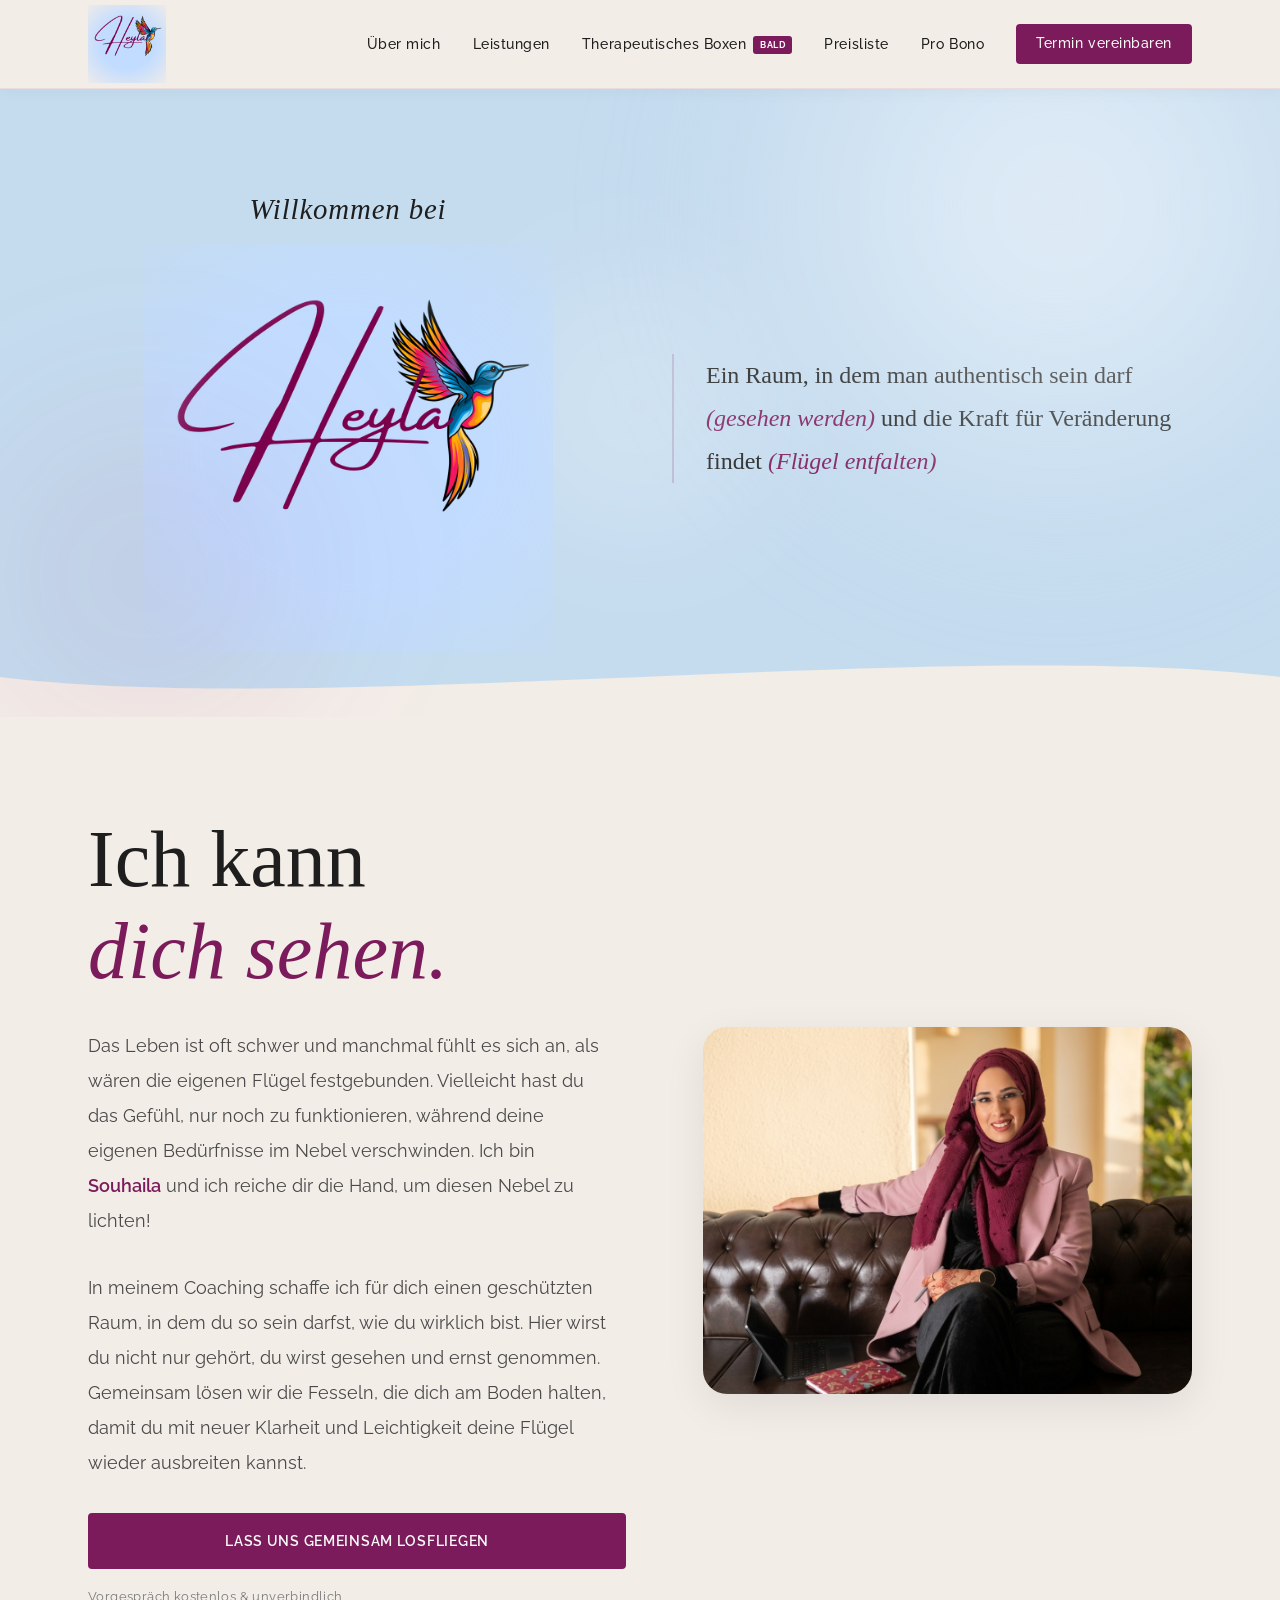
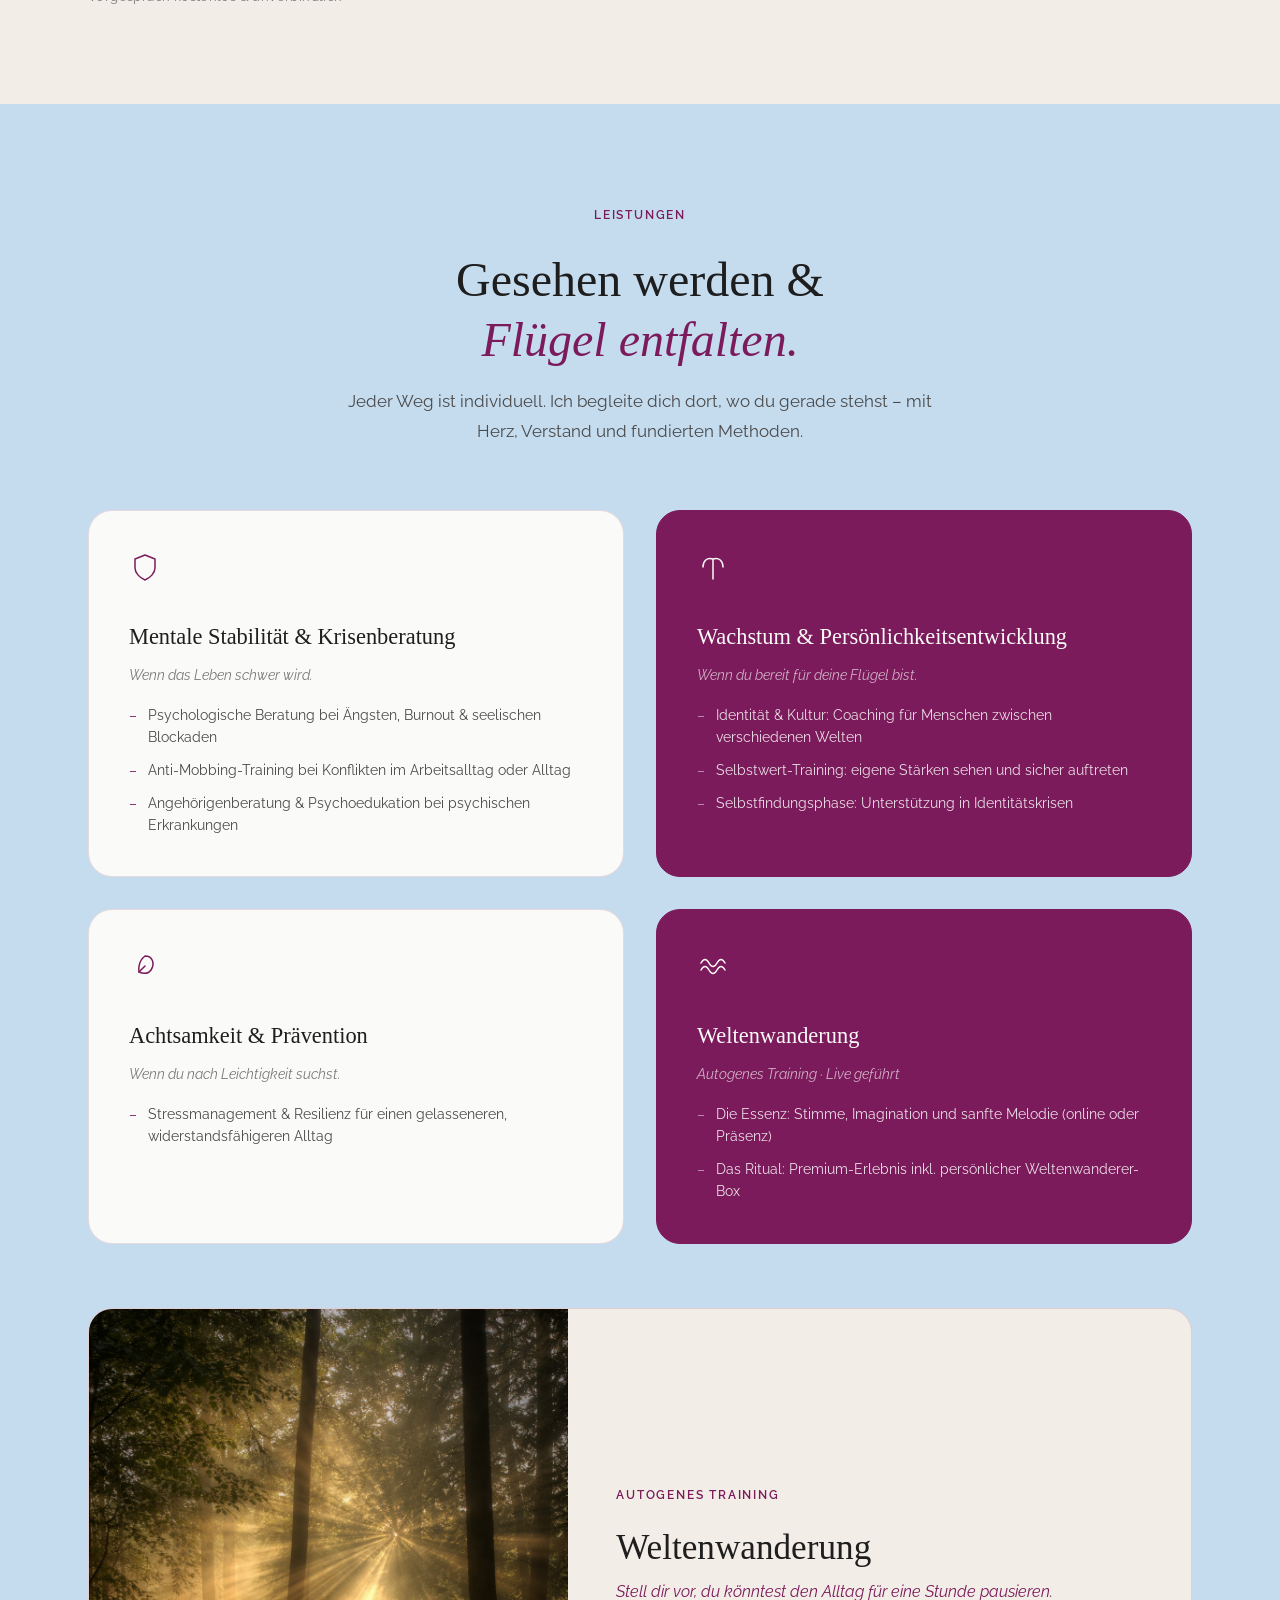
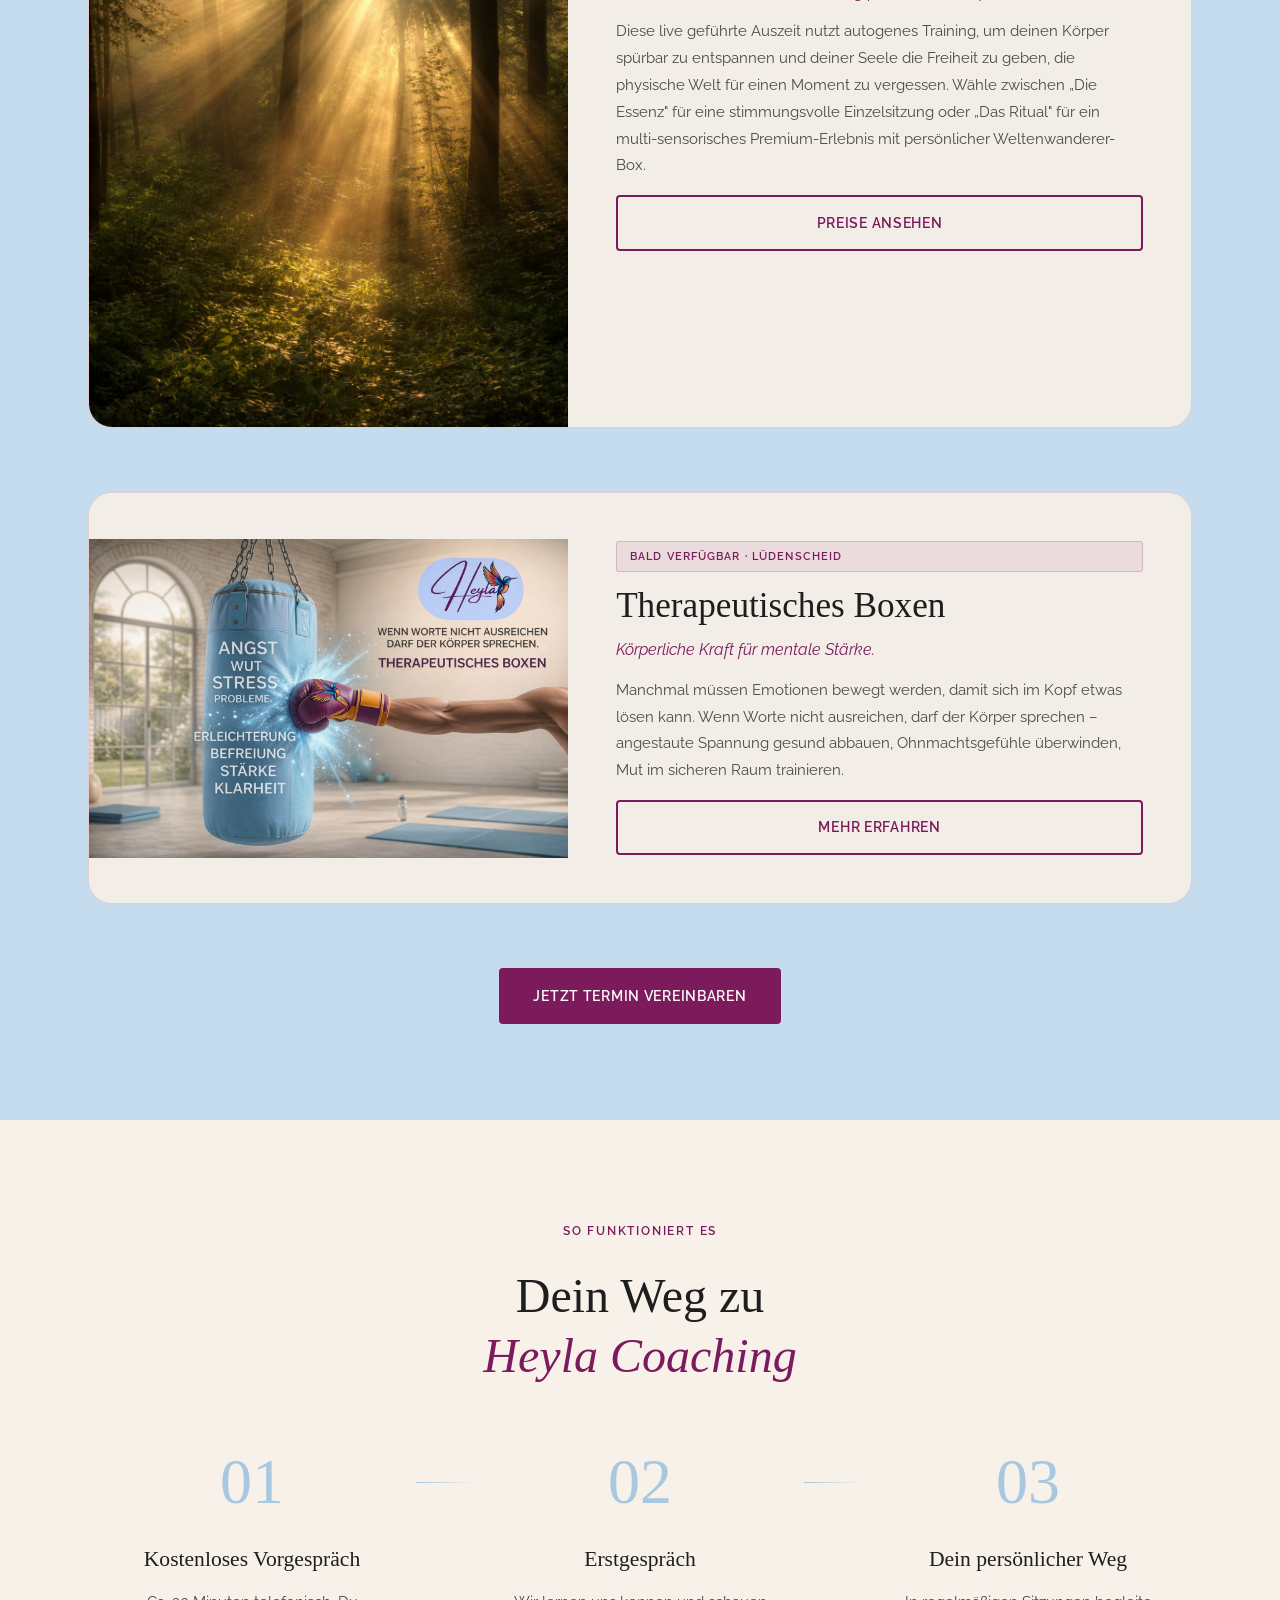
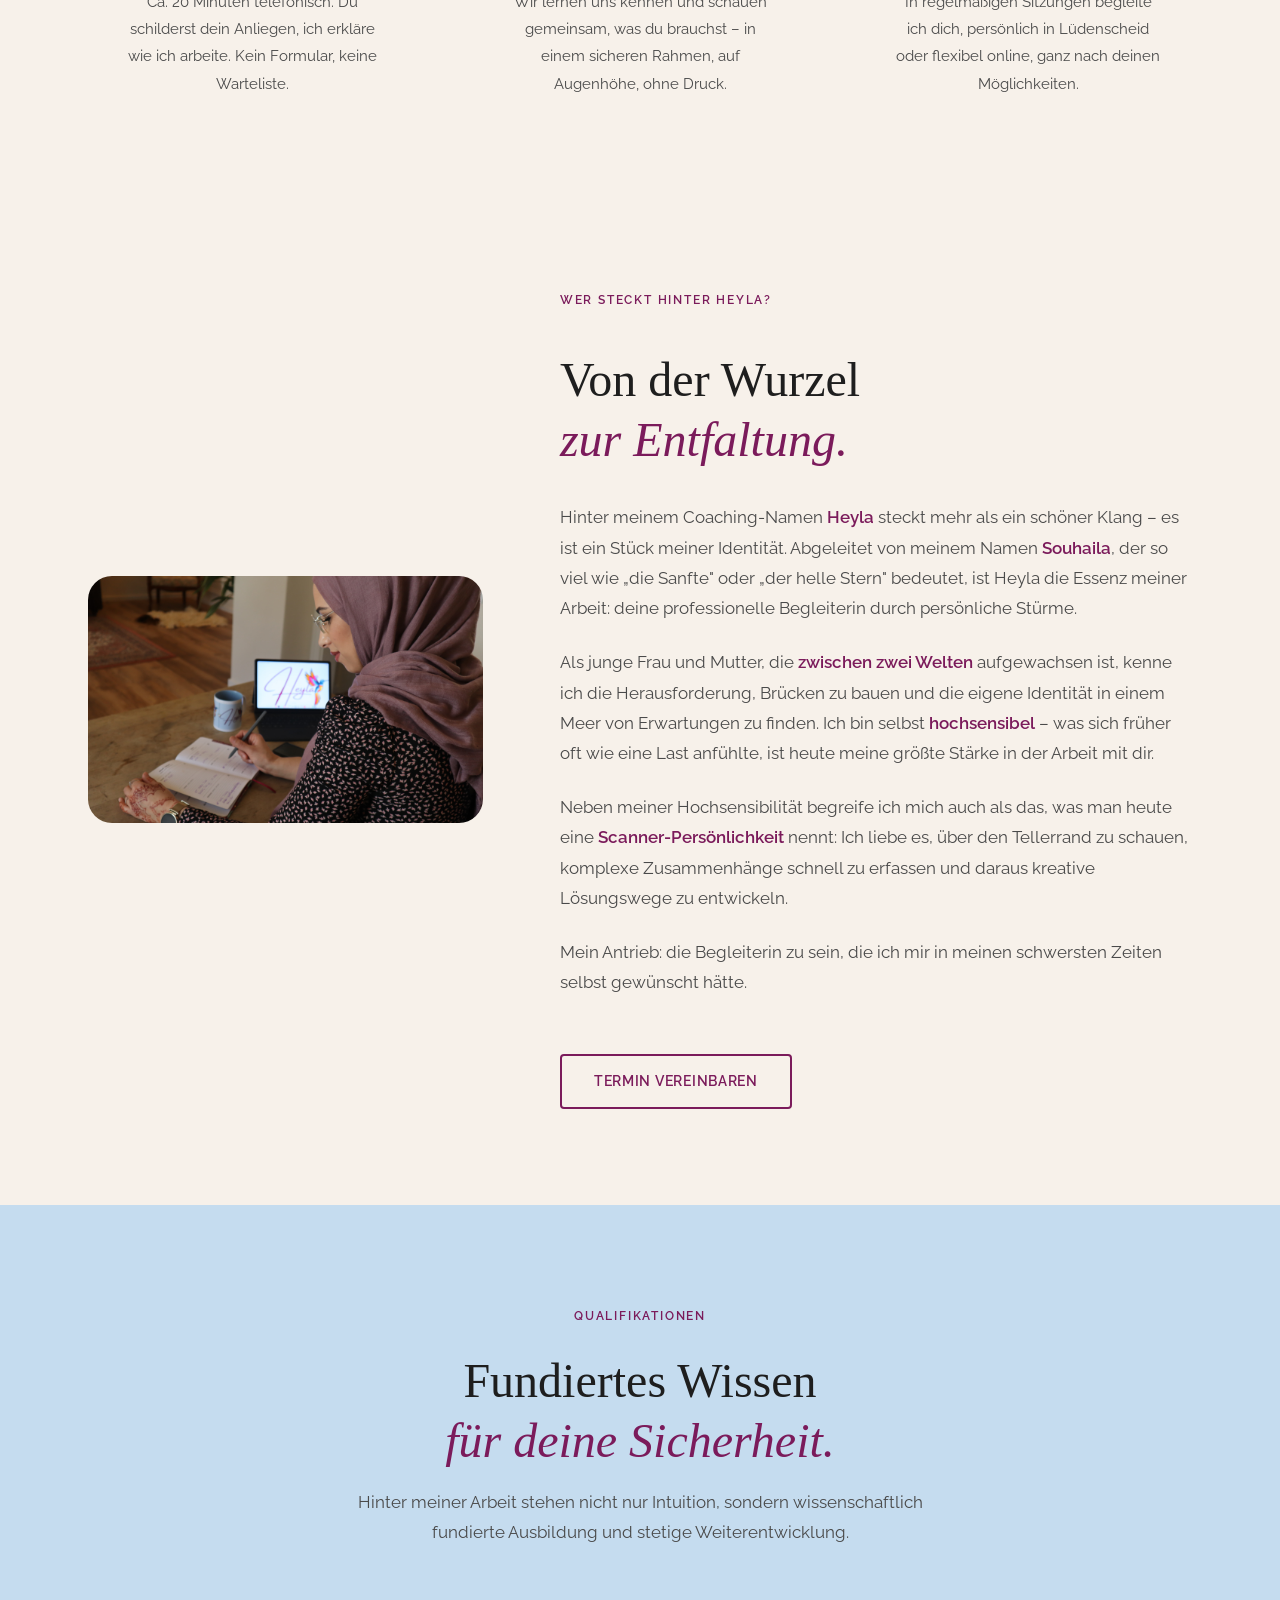
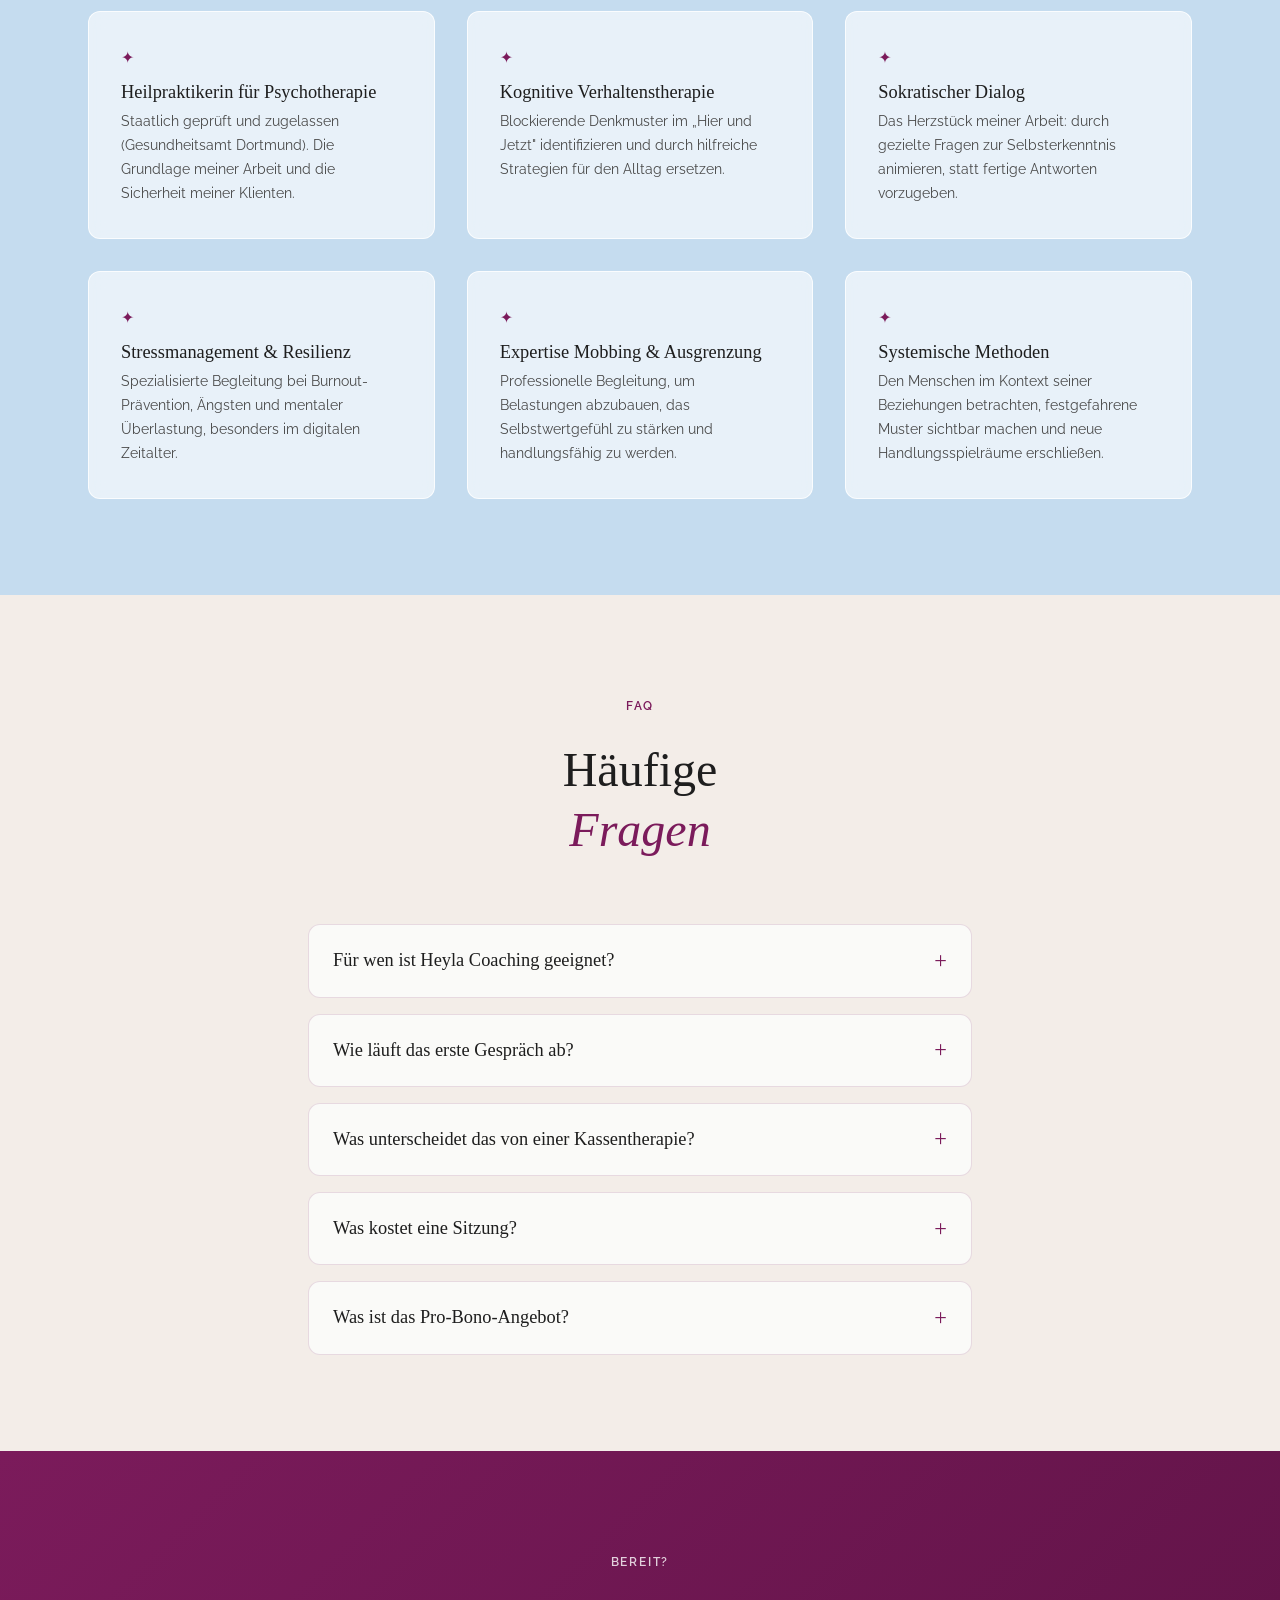
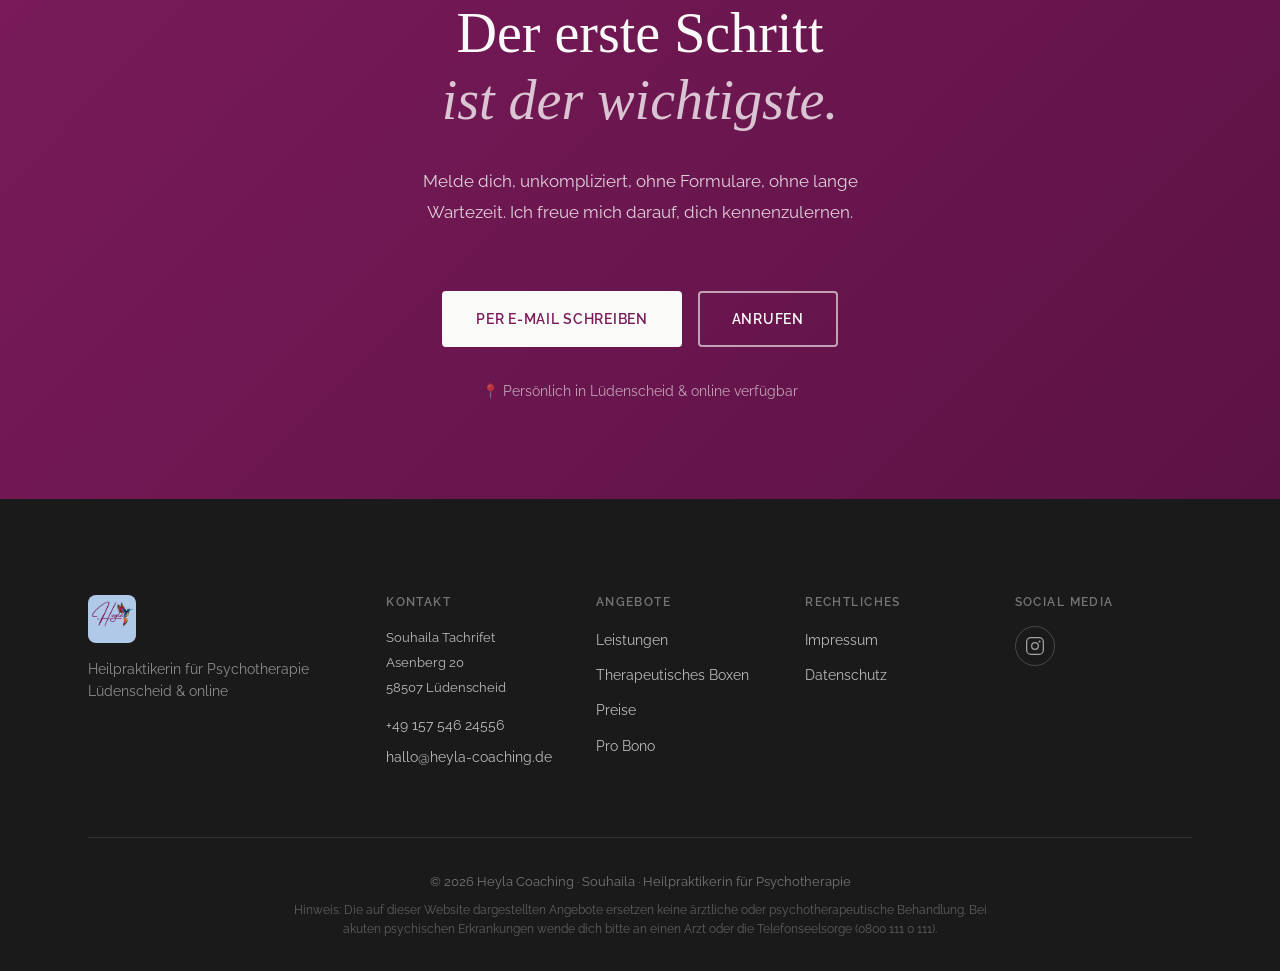
<file: index.html>
<!DOCTYPE html>
<html lang="de">
<head>
  <meta charset="UTF-8">
  <meta name="viewport" content="width=device-width, initial-scale=1.0">
  <meta name="description" content="Heyla Coaching – Souhaila, Heilpraktikerin für Psychotherapie in Lüdenscheid & online. Psychologische Beratung, Coaching für innere Stärke, Identität und Selbstfindung.">
  <meta name="keywords" content="Heilpraktiker Psychotherapie, psychologische Beratung, Coaching, Stressbewältigung, innere Stärke, Identität, Lüdenscheid">
  <meta property="og:title" content="Heyla Coaching – Heilpraktikerin für Psychotherapie">
  <meta property="og:description" content="Ich kann dich sehen. Psychologische Beratung & Coaching mit Souhaila – zurück zu dir selbst finden.">
  <meta property="og:type" content="website">
  <meta property="og:image" content="Logo.jpg">
  <title>Heyla Coaching – Heilpraktikerin für Psychotherapie</title>

  <link rel="preconnect" href="https://fonts.bunny.net">
  <link href="https://fonts.bunny.net/css?family=cormorant-garamond:300,300i,400,400i,500,500i,600,600i|great-vibes:400|raleway:300,400,500,600&display=swap" rel="stylesheet">

  <link rel="stylesheet" href="style.css?v=4">
</head>
<body>

  <!-- ===== HEADER ===== -->
  <header class="header" id="header">
    <div class="header__inner container">

      <a href="index.html" class="header__logo">
        <img src="Logo.jpg" alt="Heyla Coaching Logo" class="logo-img">
      </a>

      <nav class="nav" id="nav" aria-label="Hauptnavigation">
        <ul class="nav__list">
          <li><a href="#ueber-mich" class="nav__link">Über mich</a></li>
          <li><a href="#angebote" class="nav__link">Leistungen</a></li>
          <li>
            <a href="therapeutisches-boxen.html" class="nav__link nav__link--badge">
              Therapeutisches Boxen
              <span class="nav__badge">Bald</span>
            </a>
          </li>
          <li><a href="honorar.html" class="nav__link">Preisliste</a></li>
          <li><a href="pro-bono.html" class="nav__link">Pro Bono</a></li>
          <li><a href="#kontakt" class="nav__link nav__link--cta">Termin vereinbaren</a></li>
        </ul>
      </nav>

      <button class="burger" id="burger" aria-label="Menü öffnen" aria-expanded="false">
        <span></span>
        <span></span>
        <span></span>
      </button>

    </div>
  </header>

  <main>

    <!-- ===== HERO ===== -->
    <section class="hero" id="hero">
      <div class="hero-orb3" aria-hidden="true"></div>
      <div class="hero__inner container">

        <!-- Links: Willkommen + Logo -->
        <div class="hero__welcome">
          <p class="hero__welcome-pre">Willkommen bei</p>
          <img src="Logo.jpg" alt="Heyla Coaching Logo" class="hero__logo-large">
        </div>

        <!-- Rechts: Tagline -->
        <div class="hero__tagline">
          <p class="hero__tagline-text">
            Ein Raum, in dem man authentisch sein darf
            <em>(gesehen werden)</em>
            und die Kraft für Veränderung findet
            <em>(Flügel entfalten)</em>
          </p>
        </div>

      </div>

      <div class="wave" aria-hidden="true">
        <svg viewBox="0 0 1440 80" fill="none" xmlns="http://www.w3.org/2000/svg" preserveAspectRatio="none">
          <path d="M0,40 C360,80 1080,0 1440,40 L1440,80 L0,80 Z" fill="#F3EDE8"/>
        </svg>
      </div>
    </section>

    <!-- ===== ICH KANN DICH SEHEN ===== -->
    <section class="ich-sehe" id="ich-sehe">
      <div class="container">
        <div class="ich-sehe__inner">

          <div class="ich-sehe__content">
            <h1 class="hero__headline">
              Ich kann<br>
              <em>dich&nbsp;sehen.</em>
            </h1>
            <p class="hero__sub">
              Das Leben ist oft schwer und manchmal fühlt es sich an, als wären die eigenen Flügel festgebunden.
              Vielleicht hast du das Gefühl, nur noch zu funktionieren, während deine eigenen Bedürfnisse im Nebel verschwinden.
              Ich bin <strong style="color: var(--berry);">Souhaila</strong> und ich reiche dir die Hand, um diesen Nebel zu lichten!
            </p>
            <p class="hero__sub">
              In meinem Coaching schaffe ich für dich einen geschützten Raum, in dem du so sein darfst, wie du wirklich bist.
              Hier wirst du nicht nur gehört, du wirst gesehen und ernst genommen.
              Gemeinsam lösen wir die Fesseln, die dich am Boden halten, damit du mit neuer Klarheit und Leichtigkeit
              deine Flügel wieder ausbreiten kannst.
            </p>
            <a href="#kontakt" class="btn btn--primary">Lass uns gemeinsam losfliegen</a>
            <p class="hero__hint">Vorgespräch kostenlos &amp; unverbindlich</p>
          </div>

          <div class="ich-sehe__visual">
            <img src="Bilder/Bild 01 Startseite.png" alt="Souhaila, Heilpraktikerin für Psychotherapie" class="ich-sehe__photo" loading="lazy">
          </div>

        </div>
      </div>
    </section>

    <!-- ===== ANGEBOTE ===== -->
    <section class="leistungen" id="angebote">
      <div class="container">
        <div class="section-header text-center">
          <span class="section-tag">Leistungen</span>
          <h2 class="section-title">Gesehen werden &amp;<br><em>Flügel entfalten.</em></h2>
          <p class="section-subtitle">
            Jeder Weg ist individuell. Ich begleite dich dort, wo du gerade stehst –
            mit Herz, Verstand und fundierten Methoden.
          </p>
        </div>

        <div class="cards">

          <article class="card">
            <div class="card__icon" aria-hidden="true">
              <svg width="32" height="32" viewBox="0 0 32 32" fill="none">
                <path d="M16 4 L26 8 L26 17 C26 22 21 27 16 29 C11 27 6 22 6 17 L6 8 Z" stroke="currentColor" stroke-width="1.5" stroke-linejoin="round"/>
              </svg>
            </div>
            <h3 class="card__title">Mentale Stabilität &amp; Krisenberatung</h3>
            <p class="card__text--sub">Wenn das Leben schwer wird.</p>
            <ul class="card__list">
              <li>Psychologische Beratung bei Ängsten, Burnout &amp; seelischen Blockaden</li>
              <li>Anti-Mobbing-Training bei Konflikten im Arbeitsalltag oder Alltag</li>
              <li>Angehörigenberatung &amp; Psychoedukation bei psychischen Erkrankungen</li>
            </ul>
          </article>

          <article class="card card--accent">
            <div class="card__icon" aria-hidden="true">
              <svg width="32" height="32" viewBox="0 0 32 32" fill="none">
                <path d="M16 28 L16 8 M6 16 C6 10 10 6 16 8 M26 16 C26 10 22 6 16 8" stroke="currentColor" stroke-width="1.5" stroke-linecap="round"/>
              </svg>
            </div>
            <h3 class="card__title">Wachstum &amp; Persönlichkeitsentwicklung</h3>
            <p class="card__text--sub">Wenn du bereit für deine Flügel bist.</p>
            <ul class="card__list">
              <li>Identität &amp; Kultur: Coaching für Menschen zwischen verschiedenen Welten</li>
              <li>Selbstwert-Training: eigene Stärken sehen und sicher auftreten</li>
              <li>Selbstfindungsphase: Unterstützung in Identitätskrisen</li>
            </ul>
          </article>

          <article class="card">
            <div class="card__icon" aria-hidden="true">
              <svg width="32" height="32" viewBox="0 0 32 32" fill="none">
                <path d="M10 22 C10 22 8 12 16 6 C24 6 26 14 22 20 C18 26 10 22 10 22Z" stroke="currentColor" stroke-width="1.5" stroke-linejoin="round"/>
                <path d="M10 22 L16 16" stroke="currentColor" stroke-width="1.5" stroke-linecap="round"/>
              </svg>
            </div>
            <h3 class="card__title">Achtsamkeit &amp; Prävention</h3>
            <p class="card__text--sub">Wenn du nach Leichtigkeit suchst.</p>
            <ul class="card__list">
              <li>Stressmanagement &amp; Resilienz für einen gelasseneren, widerstandsfähigeren Alltag</li>
            </ul>
          </article>

          <article class="card card--accent">
            <div class="card__icon" aria-hidden="true">
              <svg width="32" height="32" viewBox="0 0 32 32" fill="none">
                <path d="M4 20 Q8 13 12 20 Q16 27 20 20 Q24 13 28 20" stroke="currentColor" stroke-width="1.5" stroke-linecap="round"/>
                <path d="M4 13 Q8 6 12 13 Q16 20 20 13 Q24 6 28 13" stroke="currentColor" stroke-width="1.5" stroke-linecap="round"/>
              </svg>
            </div>
            <h3 class="card__title">Weltenwanderung</h3>
            <p class="card__text--sub">Autogenes Training · Live geführt</p>
            <ul class="card__list">
              <li>Die Essenz: Stimme, Imagination und sanfte Melodie (online oder Präsenz)</li>
              <li>Das Ritual: Premium-Erlebnis inkl. persönlicher Weltenwanderer-Box</li>
            </ul>
          </article>

        </div>

        <!-- Weltenwanderung Teaser -->
        <div class="weltenwanderung-teaser">
          <div class="weltenwanderung-teaser__image-wrap">
            <img src="Bilder/Autoegenes%20Training.png" alt="Weltenwanderung – Autogenes Training bei Heyla Coaching" class="weltenwanderung-teaser__image" loading="lazy">
          </div>
          <div class="weltenwanderung-teaser__content">
            <span class="section-tag" style="margin-bottom:0.5rem;">Autogenes Training</span>
            <h3 class="weltenwanderung-teaser__title">Weltenwanderung</h3>
            <p class="weltenwanderung-teaser__subtitle">Stell dir vor, du könntest den Alltag für eine Stunde pausieren.</p>
            <p class="weltenwanderung-teaser__text">
              Diese live geführte Auszeit nutzt autogenes Training, um deinen Körper spürbar zu entspannen
              und deiner Seele die Freiheit zu geben, die physische Welt für einen Moment zu vergessen.
              Wähle zwischen „Die Essenz" für eine stimmungsvolle Einzelsitzung oder „Das Ritual"
              für ein multi-sensorisches Premium-Erlebnis mit persönlicher Weltenwanderer-Box.
            </p>
            <a href="honorar.html#weltenwanderung" class="btn btn--outline">Preise ansehen</a>
          </div>
        </div>

        <!-- Therapeutisches Boxen Teaser -->
        <div class="boxing-teaser">
          <div class="boxing-teaser__image-wrap">
            <img src="Bilder/Therapeutisches%20Boxen%20final.png" alt="Therapeutisches Boxen bei Heyla Coaching – Bald verfügbar" class="boxing-teaser__image" loading="lazy">
          </div>
          <div class="boxing-teaser__content">
            <span class="badge badge--soon">Bald verfügbar · Lüdenscheid</span>
            <h3 class="boxing-teaser__title">Therapeutisches Boxen</h3>
            <p class="boxing-teaser__subtitle">Körperliche Kraft für mentale Stärke.</p>
            <p class="boxing-teaser__text">
              Manchmal müssen Emotionen bewegt werden, damit sich im Kopf etwas lösen kann.
              Wenn Worte nicht ausreichen, darf der Körper sprechen –
              angestaute Spannung gesund abbauen, Ohnmachtsgefühle überwinden, Mut im sicheren Raum trainieren.
            </p>
            <a href="therapeutisches-boxen.html" class="btn btn--outline">Mehr erfahren</a>
          </div>
        </div>

        <div class="text-center cta-spacing">
          <a href="#kontakt" class="btn btn--primary">Jetzt Termin vereinbaren</a>
        </div>
      </div>
    </section>

    <!-- ===== ABLAUF ===== -->
    <section class="ablauf" id="ablauf">
      <div class="container">
        <div class="section-header text-center">
          <span class="section-tag">So funktioniert es</span>
          <h2 class="section-title">Dein Weg zu<br><em>Heyla Coaching</em></h2>
        </div>

        <div class="steps">

          <div class="step">
            <div class="step__number" aria-hidden="true">01</div>
            <div class="step__content">
              <h3 class="step__title">Kostenloses Vorgespräch</h3>
              <p class="step__text">
                Ca. 20 Minuten telefonisch. Du schilderst dein Anliegen,
                ich erkläre wie ich arbeite. Kein Formular, keine Warteliste.
              </p>
            </div>
          </div>

          <div class="step__connector" aria-hidden="true"></div>

          <div class="step">
            <div class="step__number" aria-hidden="true">02</div>
            <div class="step__content">
              <h3 class="step__title">Erstgespräch</h3>
              <p class="step__text">
                Wir lernen uns kennen und schauen gemeinsam, was du brauchst –
                in einem sicheren Rahmen, auf Augenhöhe, ohne Druck.
              </p>
            </div>
          </div>

          <div class="step__connector" aria-hidden="true"></div>

          <div class="step">
            <div class="step__number" aria-hidden="true">03</div>
            <div class="step__content">
              <h3 class="step__title">Dein persönlicher Weg</h3>
              <p class="step__text">
                In regelmäßigen Sitzungen begleite ich dich, persönlich in Lüdenscheid
                oder flexibel online, ganz nach deinen Möglichkeiten.
              </p>
            </div>
          </div>

        </div>
      </div>
    </section>

    <!-- ===== ÜBER MICH ===== -->
    <section class="ueber" id="ueber-mich">
      <div class="container">
        <div class="ueber__inner">

          <div class="ueber__image-wrap">
            <img src="Bilder/Bild mit Laptop.jpg" alt="Souhaila – Heilpraktikerin für Psychotherapie" class="ueber__photo" loading="lazy">
          </div>

          <div class="ueber__content">
            <span class="section-tag">Wer steckt hinter Heyla?</span>
            <h2 class="section-title">Von der Wurzel<br><em>zur Entfaltung.</em></h2>
            <p>
              Hinter meinem Coaching-Namen <strong>Heyla</strong> steckt mehr als ein schöner Klang –
              es ist ein Stück meiner Identität. Abgeleitet von meinem Namen <strong>Souhaila</strong>,
              der so viel wie „die Sanfte" oder „der helle Stern" bedeutet, ist Heyla die Essenz
              meiner Arbeit: deine professionelle Begleiterin durch persönliche Stürme.
            </p>
            <p>
              Als junge Frau und Mutter, die <strong>zwischen zwei Welten</strong> aufgewachsen ist,
              kenne ich die Herausforderung, Brücken zu bauen und die eigene Identität in einem Meer
              von Erwartungen zu finden. Ich bin selbst <strong>hochsensibel</strong> –
              was sich früher oft wie eine Last anfühlte, ist heute meine größte Stärke in der Arbeit mit dir.
            </p>
            <p>
              Neben meiner Hochsensibilität begreife ich mich auch als das, was man heute eine
              <strong>Scanner-Persönlichkeit</strong> nennt: Ich liebe es, über den Tellerrand zu schauen,
              komplexe Zusammenhänge schnell zu erfassen und daraus kreative Lösungswege zu entwickeln.
            </p>
            <p>
              Mein Antrieb: die Begleiterin zu sein, die ich mir in meinen schwersten Zeiten
              selbst gewünscht hätte.
            </p>
            <a href="#kontakt" class="btn btn--outline">Termin vereinbaren</a>
          </div>

        </div>
      </div>
    </section>

    <!-- ===== QUALIFIKATIONEN ===== -->
    <section class="qual" id="qualifikationen">
      <div class="container">
        <div class="section-header text-center">
          <span class="section-tag">Qualifikationen</span>
          <h2 class="section-title">Fundiertes Wissen<br><em>für deine Sicherheit.</em></h2>
          <p class="section-subtitle">
            Hinter meiner Arbeit stehen nicht nur Intuition, sondern wissenschaftlich
            fundierte Ausbildung und stetige Weiterentwicklung.
          </p>
        </div>

        <div class="qual-grid">

          <div class="qual-item">
            <div class="qual-item__icon" aria-hidden="true">✦</div>
            <h3 class="qual-item__title">Heilpraktikerin für Psychotherapie</h3>
            <p class="qual-item__text">Staatlich geprüft und zugelassen (Gesundheitsamt Dortmund). Die Grundlage meiner Arbeit und die Sicherheit meiner Klienten.</p>
          </div>

          <div class="qual-item">
            <div class="qual-item__icon" aria-hidden="true">✦</div>
            <h3 class="qual-item__title">Kognitive Verhaltenstherapie</h3>
            <p class="qual-item__text">Blockierende Denkmuster im „Hier und Jetzt" identifizieren und durch hilfreiche Strategien für den Alltag ersetzen.</p>
          </div>

          <div class="qual-item">
            <div class="qual-item__icon" aria-hidden="true">✦</div>
            <h3 class="qual-item__title">Sokratischer Dialog</h3>
            <p class="qual-item__text">Das Herzstück meiner Arbeit: durch gezielte Fragen zur Selbsterkenntnis animieren, statt fertige Antworten vorzugeben.</p>
          </div>

          <div class="qual-item">
            <div class="qual-item__icon" aria-hidden="true">✦</div>
            <h3 class="qual-item__title">Stressmanagement &amp; Resilienz</h3>
            <p class="qual-item__text">Spezialisierte Begleitung bei Burnout-Prävention, Ängsten und mentaler Überlastung, besonders im digitalen Zeitalter.</p>
          </div>

          <div class="qual-item">
            <div class="qual-item__icon" aria-hidden="true">✦</div>
            <h3 class="qual-item__title">Expertise Mobbing &amp; Ausgrenzung</h3>
            <p class="qual-item__text">Professionelle Begleitung, um Belastungen abzubauen, das Selbstwertgefühl zu stärken und handlungsfähig zu werden.</p>
          </div>

          <div class="qual-item">
            <div class="qual-item__icon" aria-hidden="true">✦</div>
            <h3 class="qual-item__title">Systemische Methoden</h3>
            <p class="qual-item__text">Den Menschen im Kontext seiner Beziehungen betrachten, festgefahrene Muster sichtbar machen und neue Handlungsspielräume erschließen.</p>
          </div>

        </div>
      </div>
    </section>

    <!-- ===== FAQ ===== -->
    <section class="faq" id="faq">
      <div class="container container--narrow">
        <div class="section-header text-center">
          <span class="section-tag">FAQ</span>
          <h2 class="section-title">Häufige<br><em>Fragen</em></h2>
        </div>

        <div class="faq__list">

          <details class="faq__item">
            <summary class="faq__question">
              Für wen ist Heyla Coaching geeignet?
              <span class="faq__icon" aria-hidden="true">+</span>
            </summary>
            <div class="faq__answer">
              <p>
                Für Menschen, die in einer belastenden Lebensphase stecken, sich neu orientieren möchten
                oder jemanden suchen, der ehrlich zuhört. Ob Stress, innere Unruhe, Orientierungslosigkeit
                oder das Gefühl, nicht mehr ganz man selbst zu sein. Du bist willkommen, wie du bist.
              </p>
            </div>
          </details>

          <details class="faq__item">
            <summary class="faq__question">
              Wie läuft das erste Gespräch ab?
              <span class="faq__icon" aria-hidden="true">+</span>
            </summary>
            <div class="faq__answer">
              <p>
                Das kostenlose Vorgespräch dauert ca. 20 Minuten und findet telefonisch statt.
                Du schilderst, was dich beschäftigt, ich erkläre wie ich arbeite –
                gemeinsam schauen wir, ob wir gut zusammenpassen. Kein Druck, keine Verpflichtung.
              </p>
            </div>
          </details>

          <details class="faq__item">
            <summary class="faq__question">
              Was unterscheidet das von einer Kassentherapie?
              <span class="faq__icon" aria-hidden="true">+</span>
            </summary>
            <div class="faq__answer">
              <p>
                Als Heilpraktikerin für Psychotherapie arbeite ich außerhalb des Kassensystems –
                das bedeutet mehr Flexibilität, deutlich kürzere Wartezeiten und ein individuell
                abgestimmtes Vorgehen ohne formale Diagnose. Die Kosten werden in der Regel selbst
                getragen und können ggf. über eine private Zusatzversicherung abgerechnet werden.
              </p>
            </div>
          </details>

          <details class="faq__item">
            <summary class="faq__question">
              Was kostet eine Sitzung?
              <span class="faq__icon" aria-hidden="true">+</span>
            </summary>
            <div class="faq__answer">
              <p>
                Eine Einzelsitzung (60 Min.) kostet 95,00 €. Es gibt auch Coaching-Pakete ab 275,00 €
                für eine nachhaltige Begleitung.
                <a href="honorar.html" class="faq__link">Alle Preise &amp; Pakete findest du hier.</a>
              </p>
            </div>
          </details>

          <details class="faq__item">
            <summary class="faq__question">
              Was ist das Pro-Bono-Angebot?
              <span class="faq__icon" aria-hidden="true">+</span>
            </summary>
            <div class="faq__answer">
              <p>
                Mentale Gesundheit sollte kein Privileg sein. Ich vergebe pro Monat bis zu 2 Plätze
                für Menschen in schwierigen finanziellen Notlagen, kostenfrei oder zu reduzierten Konditionen.
                <a href="pro-bono.html" class="faq__link">Mehr zum Pro-Bono-Angebot.</a>
              </p>
            </div>
          </details>

        </div>
      </div>
    </section>

    <!-- ===== CTA / KONTAKT ===== -->
    <section class="cta-section" id="kontakt">
      <div class="container text-center">
        <span class="section-tag section-tag--light">Bereit?</span>
        <h2 class="cta-section__headline">
          Der erste Schritt<br>
          <em>ist der wichtigste.</em>
        </h2>
        <p class="cta-section__text">
          Melde dich, unkompliziert, ohne Formulare, ohne lange Wartezeit.
          Ich freue mich darauf, dich kennenzulernen.
        </p>
        <div class="cta-section__buttons">
          <a href="mailto:hallo@heyla-coaching.de" class="btn btn--white">Per E-Mail schreiben</a>
          <a href="tel:+4915754624556" class="btn btn--outline-white">Anrufen</a>
        </div>
        <p class="cta-section__location">📍 Persönlich in Lüdenscheid &amp; online verfügbar</p>
      </div>
    </section>

  </main>

  <!-- ===== FOOTER ===== -->
  <footer class="footer">
    <div class="container">
      <div class="footer__inner">

        <div class="footer__brand">
          <img src="Logo.jpg" alt="Heyla Coaching" class="footer__logo">
          <p class="footer__tagline">Heilpraktikerin für Psychotherapie<br>Lüdenscheid &amp; online</p>
        </div>

        <div class="footer__contact">
          <h3 class="footer__heading">Kontakt</h3>
          <p class="footer__address">
            Souhaila Tachrifet<br>
            Asenberg 20<br>
            58507 Lüdenscheid
          </p>
          <p>
            <a href="tel:+4915754624556" class="footer__link">+49 157 546 24556</a><br>
            <a href="mailto:hallo@heyla-coaching.de" class="footer__link">hallo@heyla-coaching.de</a>
          </p>
        </div>

        <div class="footer__nav">
          <h3 class="footer__heading">Angebote</h3>
          <ul class="footer__list">
            <li><a href="#angebote" class="footer__link">Leistungen</a></li>
            <li><a href="therapeutisches-boxen.html" class="footer__link">Therapeutisches Boxen</a></li>
            <li><a href="honorar.html" class="footer__link">Preise</a></li>
            <li><a href="pro-bono.html" class="footer__link">Pro Bono</a></li>
          </ul>
        </div>

        <div class="footer__nav">
          <h3 class="footer__heading">Rechtliches</h3>
          <ul class="footer__list">
            <li><a href="impressum.html" class="footer__link">Impressum</a></li>
            <li><a href="datenschutz.html" class="footer__link">Datenschutz</a></li>
          </ul>
        </div>

        <div class="footer__social">
          <h3 class="footer__heading">Social Media</h3>
          <div class="social-links">
            <a href="https://www.instagram.com/heyla_coaching?igsh=MWkzM3N6ZHNwd3JidQ==" data-instagram-consent class="social-link" aria-label="Instagram" target="_blank" rel="noopener noreferrer">
              <svg width="20" height="20" viewBox="0 0 24 24" fill="none" stroke="currentColor" stroke-width="1.5">
                <rect x="2" y="2" width="20" height="20" rx="5" ry="5"/>
                <circle cx="12" cy="12" r="4"/>
                <circle cx="17.5" cy="6.5" r="0.5" fill="currentColor"/>
              </svg>
            </a>
          </div>
        </div>

      </div>

      <div class="footer__bottom">
        <p>&copy; 2026 Heyla Coaching · Souhaila · Heilpraktikerin für Psychotherapie</p>
        <p class="footer__disclaimer">
          Hinweis: Die auf dieser Website dargestellten Angebote ersetzen keine ärztliche oder
          psychotherapeutische Behandlung. Bei akuten psychischen Erkrankungen wende dich bitte
          an einen Arzt oder die Telefonseelsorge (0800 111 0 111).
        </p>
      </div>

    </div>
  </footer>

  <script src="script.js"></script>
</body>
</html>
</file>
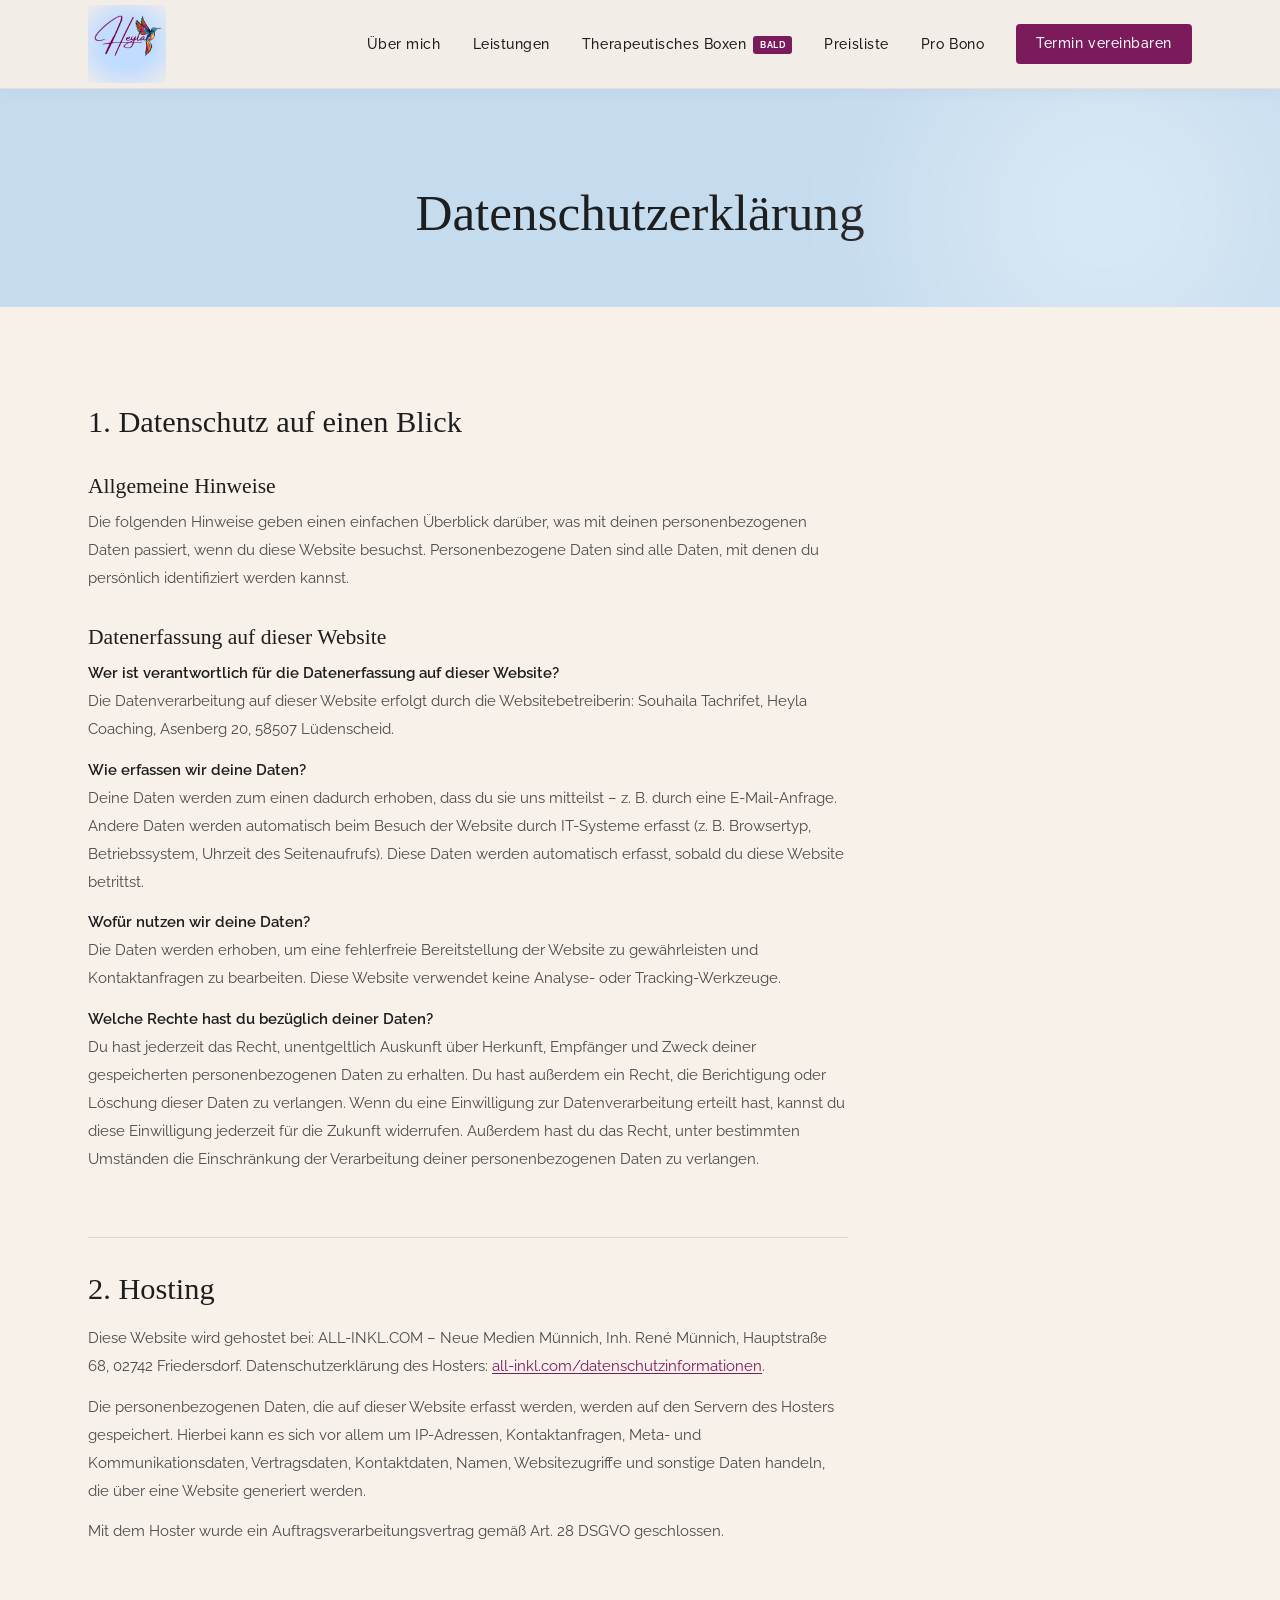
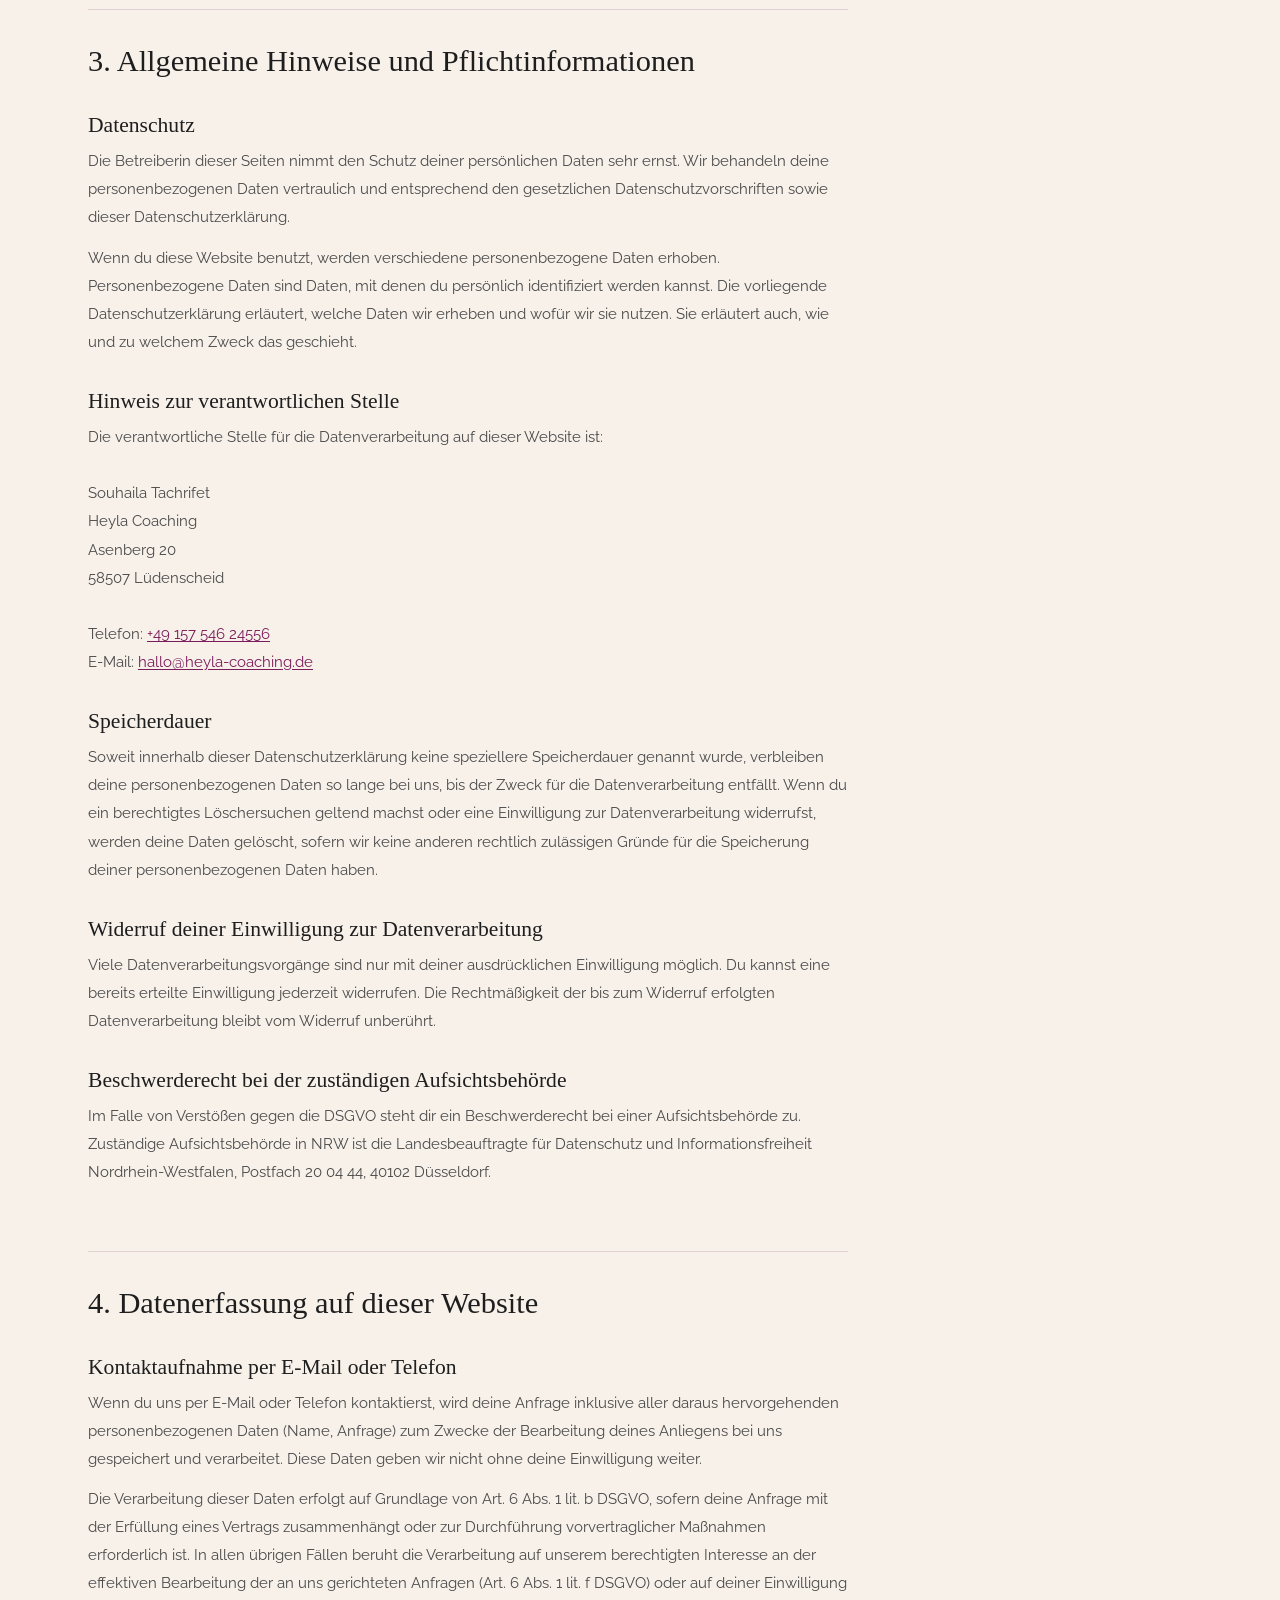
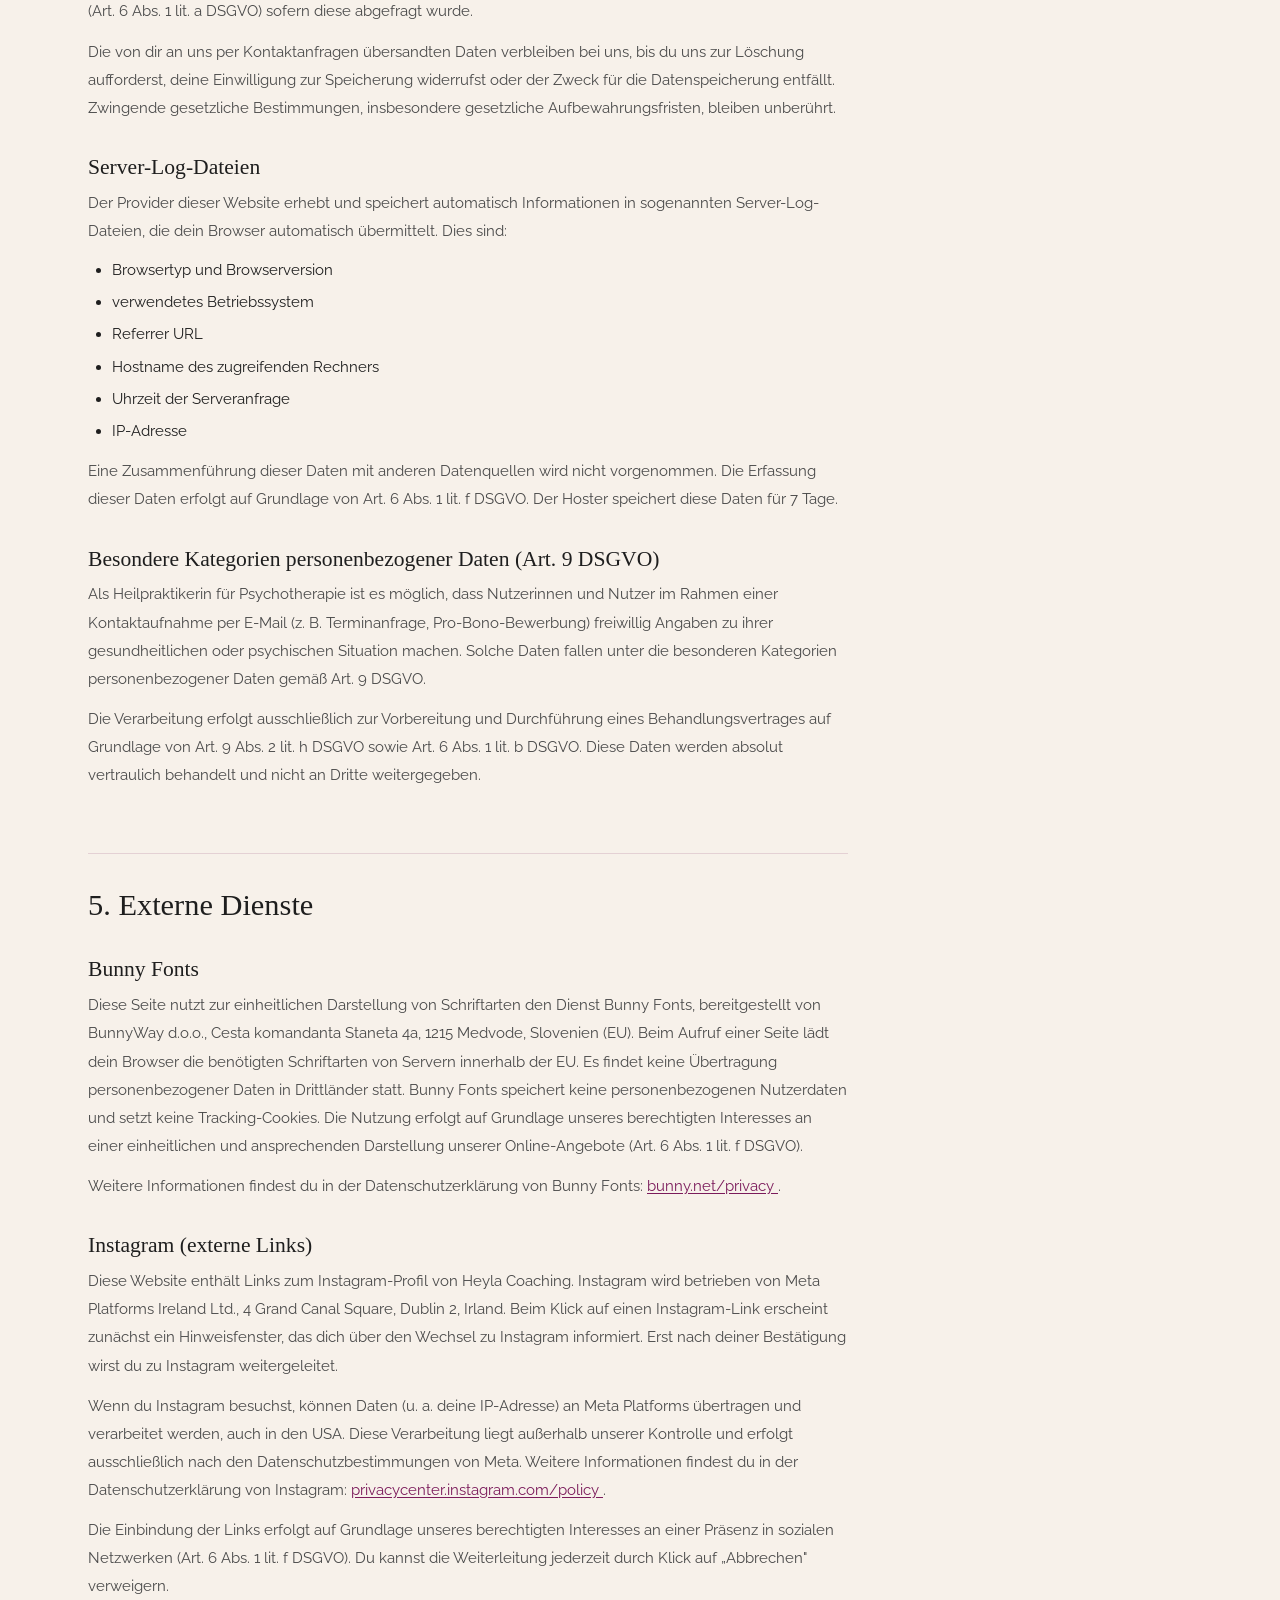
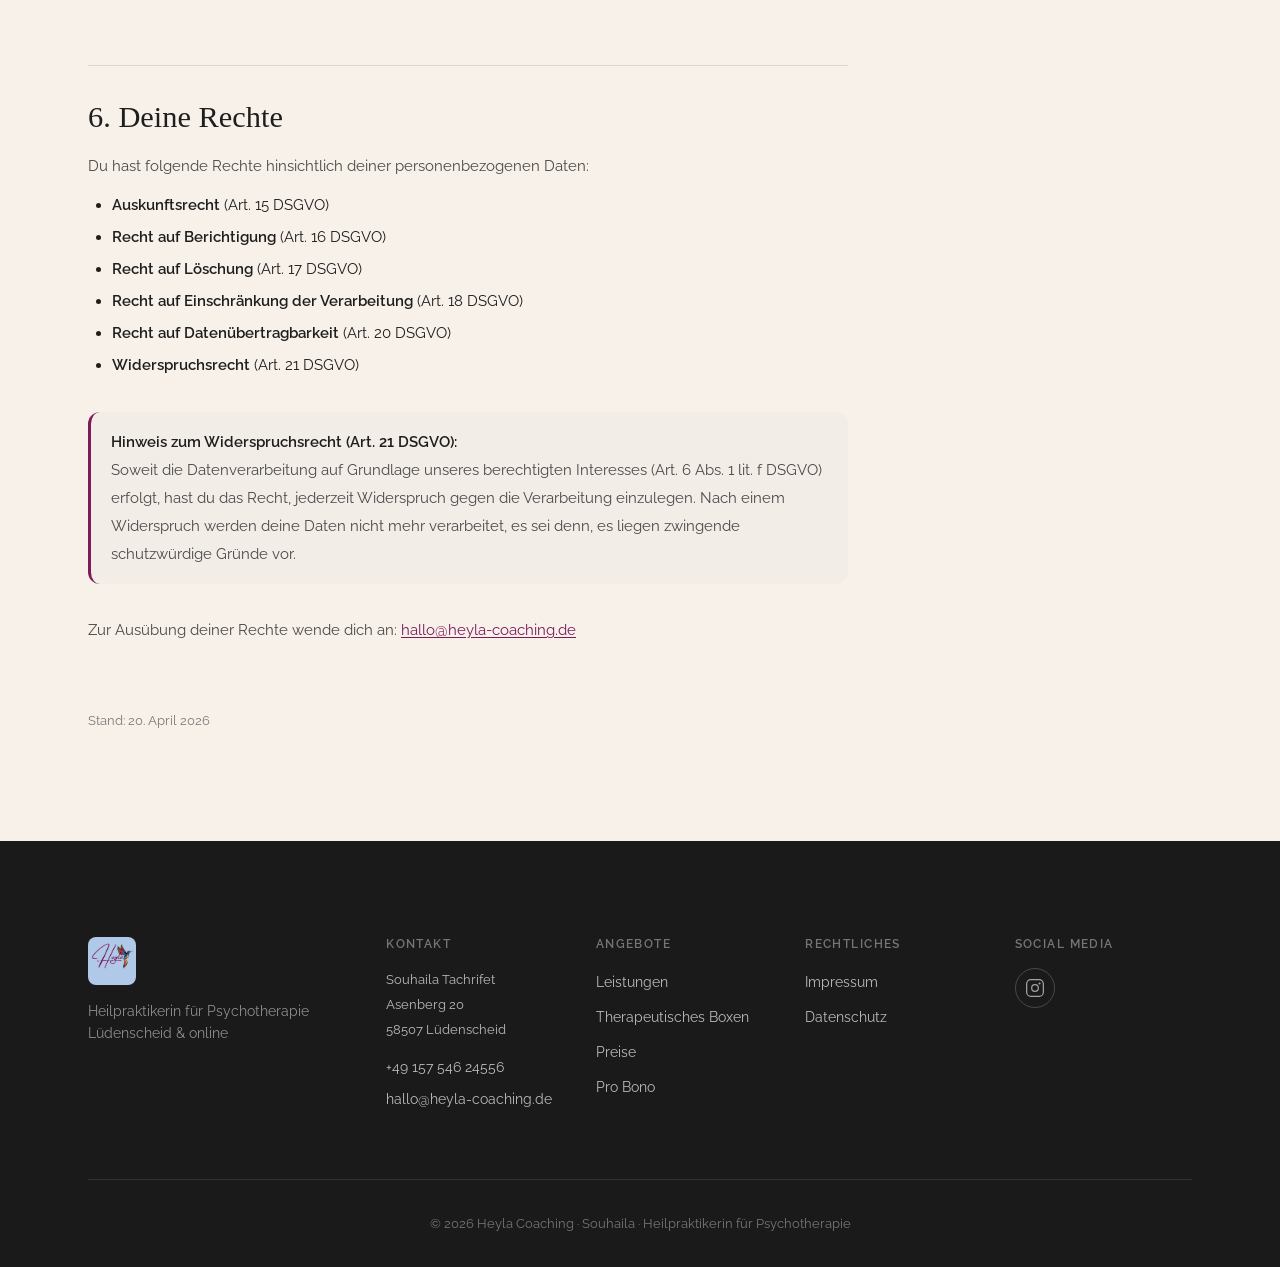
<file: datenschutz.html>
<!DOCTYPE html>
<html lang="de">
<head>
  <meta charset="UTF-8">
  <meta name="viewport" content="width=device-width, initial-scale=1.0">
  <meta name="robots" content="noindex">
  <title>Datenschutzerklärung – Heyla Coaching</title>

  <link rel="preconnect" href="https://fonts.bunny.net">
  <link href="https://fonts.bunny.net/css?family=cormorant-garamond:300,300i,400,400i,500,500i,600,600i|great-vibes:400|raleway:300,400,500,600&display=swap" rel="stylesheet">

  <link rel="stylesheet" href="style.css?v=4">
</head>
<body>

  <!-- ===== HEADER ===== -->
  <header class="header" id="header">
    <div class="header__inner container">

      <a href="index.html" class="header__logo">
        <img src="Logo.jpg" alt="Heyla Coaching Logo" class="logo-img">
      </a>

      <nav class="nav" id="nav" aria-label="Hauptnavigation">
        <ul class="nav__list">
          <li><a href="index.html#ueber-mich" class="nav__link">Über mich</a></li>
          <li><a href="index.html#angebote" class="nav__link">Leistungen</a></li>
          <li>
            <a href="therapeutisches-boxen.html" class="nav__link nav__link--badge">
              Therapeutisches Boxen
              <span class="nav__badge">Bald</span>
            </a>
          </li>
          <li><a href="honorar.html" class="nav__link">Preisliste</a></li>
          <li><a href="pro-bono.html" class="nav__link">Pro Bono</a></li>
          <li><a href="index.html#kontakt" class="nav__link nav__link--cta">Termin vereinbaren</a></li>
        </ul>
      </nav>

      <button class="burger" id="burger" aria-label="Menü öffnen" aria-expanded="false">
        <span></span>
        <span></span>
        <span></span>
      </button>

    </div>
  </header>

  <main>

    <section class="page-hero" style="padding-bottom: var(--space-md);">
      <div class="container">
        <h1 class="page-hero__title" style="font-size: clamp(2rem, 5vw, 3.2rem);">Datenschutz&shy;erklärung</h1>
      </div>
    </section>

    <section class="legal-page">
      <div class="container">
        <div class="legal-content">

          <h2>1. Datenschutz auf einen Blick</h2>

          <h3>Allgemeine Hinweise</h3>
          <p>
            Die folgenden Hinweise geben einen einfachen Überblick darüber, was mit deinen
            personenbezogenen Daten passiert, wenn du diese Website besuchst. Personenbezogene
            Daten sind alle Daten, mit denen du persönlich identifiziert werden kannst.
          </p>

          <h3>Datenerfassung auf dieser Website</h3>
          <p>
            <strong>Wer ist verantwortlich für die Datenerfassung auf dieser Website?</strong><br>
            Die Datenverarbeitung auf dieser Website erfolgt durch die Websitebetreiberin:
            Souhaila Tachrifet, Heyla Coaching,
            Asenberg 20, 58507 Lüdenscheid.
          </p>
          <p>
            <strong>Wie erfassen wir deine Daten?</strong><br>
            Deine Daten werden zum einen dadurch erhoben, dass du sie uns mitteilst –
            z. B. durch eine E-Mail-Anfrage. Andere Daten werden automatisch beim Besuch
            der Website durch IT-Systeme erfasst (z. B. Browsertyp, Betriebssystem, Uhrzeit des Seitenaufrufs).
            Diese Daten werden automatisch erfasst, sobald du diese Website betrittst.
          </p>
          <p>
            <strong>Wofür nutzen wir deine Daten?</strong><br>
            Die Daten werden erhoben, um eine fehlerfreie Bereitstellung der Website zu gewährleisten
            und Kontaktanfragen zu bearbeiten. Diese Website verwendet keine Analyse- oder
            Tracking-Werkzeuge.
          </p>
          <p>
            <strong>Welche Rechte hast du bezüglich deiner Daten?</strong><br>
            Du hast jederzeit das Recht, unentgeltlich Auskunft über Herkunft, Empfänger und Zweck
            deiner gespeicherten personenbezogenen Daten zu erhalten. Du hast außerdem ein Recht,
            die Berichtigung oder Löschung dieser Daten zu verlangen. Wenn du eine Einwilligung zur
            Datenverarbeitung erteilt hast, kannst du diese Einwilligung jederzeit für die Zukunft
            widerrufen. Außerdem hast du das Recht, unter bestimmten Umständen die Einschränkung
            der Verarbeitung deiner personenbezogenen Daten zu verlangen.
          </p>

          <h2>2. Hosting</h2>
          <p>
            Diese Website wird gehostet bei: ALL-INKL.COM – Neue Medien Münnich, Inh. René Münnich,
            Hauptstraße 68, 02742 Friedersdorf. Datenschutzerklärung des Hosters:
            <a href="https://all-inkl.com/datenschutzinformationen/" target="_blank" rel="noopener noreferrer">all-inkl.com/datenschutzinformationen</a>.
          </p>
          <p>
            Die personenbezogenen Daten, die auf dieser Website erfasst werden, werden auf den Servern
            des Hosters gespeichert. Hierbei kann es sich vor allem um IP-Adressen, Kontaktanfragen,
            Meta- und Kommunikationsdaten, Vertragsdaten, Kontaktdaten, Namen, Websitezugriffe und
            sonstige Daten handeln, die über eine Website generiert werden.
          </p>
          <p>
            Mit dem Hoster wurde ein Auftragsverarbeitungsvertrag gemäß Art. 28 DSGVO geschlossen.
          </p>

          <h2>3. Allgemeine Hinweise und Pflichtinformationen</h2>

          <h3>Datenschutz</h3>
          <p>
            Die Betreiberin dieser Seiten nimmt den Schutz deiner persönlichen Daten sehr ernst.
            Wir behandeln deine personenbezogenen Daten vertraulich und entsprechend den gesetzlichen
            Datenschutzvorschriften sowie dieser Datenschutzerklärung.
          </p>
          <p>
            Wenn du diese Website benutzt, werden verschiedene personenbezogene Daten erhoben.
            Personenbezogene Daten sind Daten, mit denen du persönlich identifiziert werden kannst.
            Die vorliegende Datenschutzerklärung erläutert, welche Daten wir erheben und wofür wir
            sie nutzen. Sie erläutert auch, wie und zu welchem Zweck das geschieht.
          </p>

          <h3>Hinweis zur verantwortlichen Stelle</h3>
          <p>
            Die verantwortliche Stelle für die Datenverarbeitung auf dieser Website ist:<br><br>
            Souhaila Tachrifet<br>
            Heyla Coaching<br>
            Asenberg 20<br>
            58507 Lüdenscheid<br><br>
            Telefon: <a href="tel:+4915754624556">+49 157 546 24556</a><br>
            E-Mail: <a href="mailto:hallo@heyla-coaching.de">hallo@heyla-coaching.de</a>
          </p>

          <h3>Speicherdauer</h3>
          <p>
            Soweit innerhalb dieser Datenschutzerklärung keine speziellere Speicherdauer genannt wurde,
            verbleiben deine personenbezogenen Daten so lange bei uns, bis der Zweck für die
            Datenverarbeitung entfällt. Wenn du ein berechtigtes Löschersuchen geltend machst oder
            eine Einwilligung zur Datenverarbeitung widerrufst, werden deine Daten gelöscht,
            sofern wir keine anderen rechtlich zulässigen Gründe für die Speicherung deiner
            personenbezogenen Daten haben.
          </p>

          <h3>Widerruf deiner Einwilligung zur Datenverarbeitung</h3>
          <p>
            Viele Datenverarbeitungsvorgänge sind nur mit deiner ausdrücklichen Einwilligung möglich.
            Du kannst eine bereits erteilte Einwilligung jederzeit widerrufen. Die Rechtmäßigkeit
            der bis zum Widerruf erfolgten Datenverarbeitung bleibt vom Widerruf unberührt.
          </p>

          <h3>Beschwerderecht bei der zuständigen Aufsichtsbehörde</h3>
          <p>
            Im Falle von Verstößen gegen die DSGVO steht dir ein Beschwerderecht bei einer
            Aufsichtsbehörde zu. Zuständige Aufsichtsbehörde in NRW ist die
            Landesbeauftragte für Datenschutz und Informationsfreiheit Nordrhein-Westfalen,
            Postfach 20 04 44, 40102 Düsseldorf.
          </p>

          <h2>4. Datenerfassung auf dieser Website</h2>

          <h3>Kontaktaufnahme per E-Mail oder Telefon</h3>
          <p>
            Wenn du uns per E-Mail oder Telefon kontaktierst, wird deine Anfrage inklusive aller daraus
            hervorgehenden personenbezogenen Daten (Name, Anfrage) zum Zwecke der Bearbeitung deines
            Anliegens bei uns gespeichert und verarbeitet. Diese Daten geben wir nicht ohne deine
            Einwilligung weiter.
          </p>
          <p>
            Die Verarbeitung dieser Daten erfolgt auf Grundlage von Art. 6 Abs. 1 lit. b DSGVO,
            sofern deine Anfrage mit der Erfüllung eines Vertrags zusammenhängt oder zur Durchführung
            vorvertraglicher Maßnahmen erforderlich ist. In allen übrigen Fällen beruht die Verarbeitung
            auf unserem berechtigten Interesse an der effektiven Bearbeitung der an uns gerichteten
            Anfragen (Art. 6 Abs. 1 lit. f DSGVO) oder auf deiner Einwilligung (Art. 6 Abs. 1 lit. a DSGVO)
            sofern diese abgefragt wurde.
          </p>
          <p>
            Die von dir an uns per Kontaktanfragen übersandten Daten verbleiben bei uns, bis du uns
            zur Löschung aufforderst, deine Einwilligung zur Speicherung widerrufst oder der Zweck
            für die Datenspeicherung entfällt. Zwingende gesetzliche Bestimmungen, insbesondere
            gesetzliche Aufbewahrungsfristen, bleiben unberührt.
          </p>

          <h3>Server-Log-Dateien</h3>
          <p>
            Der Provider dieser Website erhebt und speichert automatisch Informationen in sogenannten
            Server-Log-Dateien, die dein Browser automatisch übermittelt. Dies sind:
          </p>
          <ul>
            <li>Browsertyp und Browserversion</li>
            <li>verwendetes Betriebssystem</li>
            <li>Referrer URL</li>
            <li>Hostname des zugreifenden Rechners</li>
            <li>Uhrzeit der Serveranfrage</li>
            <li>IP-Adresse</li>
          </ul>
          <p>
            Eine Zusammenführung dieser Daten mit anderen Datenquellen wird nicht vorgenommen.
            Die Erfassung dieser Daten erfolgt auf Grundlage von Art. 6 Abs. 1 lit. f DSGVO.
            Der Hoster speichert diese Daten für 7 Tage.
          </p>

          <h3>Besondere Kategorien personenbezogener Daten (Art. 9 DSGVO)</h3>
          <p>
            Als Heilpraktikerin für Psychotherapie ist es möglich, dass Nutzerinnen und Nutzer
            im Rahmen einer Kontaktaufnahme per E-Mail (z. B. Terminanfrage, Pro-Bono-Bewerbung)
            freiwillig Angaben zu ihrer gesundheitlichen oder psychischen Situation machen.
            Solche Daten fallen unter die besonderen Kategorien personenbezogener Daten gemäß
            Art. 9 DSGVO.
          </p>
          <p>
            Die Verarbeitung erfolgt ausschließlich zur Vorbereitung und Durchführung
            eines Behandlungsvertrages auf Grundlage von Art. 9 Abs. 2 lit. h DSGVO sowie
            Art. 6 Abs. 1 lit. b DSGVO. Diese Daten werden absolut vertraulich behandelt
            und nicht an Dritte weitergegeben.
          </p>

          <h2>5. Externe Dienste</h2>

          <h3>Bunny Fonts</h3>
          <p>
            Diese Seite nutzt zur einheitlichen Darstellung von Schriftarten den Dienst Bunny Fonts,
            bereitgestellt von BunnyWay d.o.o., Cesta komandanta Staneta 4a, 1215 Medvode, Slovenien (EU).
            Beim Aufruf einer Seite lädt dein Browser die benötigten Schriftarten von Servern innerhalb
            der EU. Es findet keine Übertragung personenbezogener Daten in Drittländer statt.
            Bunny Fonts speichert keine personenbezogenen Nutzerdaten und setzt keine Tracking-Cookies.
            Die Nutzung erfolgt auf Grundlage unseres berechtigten Interesses an einer einheitlichen
            und ansprechenden Darstellung unserer Online-Angebote (Art. 6 Abs. 1 lit. f DSGVO).
          </p>
          <p>
            Weitere Informationen findest du in der Datenschutzerklärung von Bunny Fonts:
            <a href="https://bunny.net/privacy" target="_blank" rel="noopener noreferrer">
              bunny.net/privacy
            </a>.
          </p>

          <h3>Instagram (externe Links)</h3>
          <p>
            Diese Website enthält Links zum Instagram-Profil von Heyla Coaching.
            Instagram wird betrieben von Meta Platforms Ireland Ltd., 4 Grand Canal Square,
            Dublin 2, Irland. Beim Klick auf einen Instagram-Link erscheint zunächst
            ein Hinweisfenster, das dich über den Wechsel zu Instagram informiert.
            Erst nach deiner Bestätigung wirst du zu Instagram weitergeleitet.
          </p>
          <p>
            Wenn du Instagram besuchst, können Daten (u. a. deine IP-Adresse) an
            Meta Platforms übertragen und verarbeitet werden, auch in den USA.
            Diese Verarbeitung liegt außerhalb unserer Kontrolle und erfolgt
            ausschließlich nach den Datenschutzbestimmungen von Meta.
            Weitere Informationen findest du in der Datenschutzerklärung von Instagram:
            <a href="https://privacycenter.instagram.com/policy" target="_blank" rel="noopener noreferrer">
              privacycenter.instagram.com/policy
            </a>.
          </p>
          <p>
            Die Einbindung der Links erfolgt auf Grundlage unseres berechtigten Interesses
            an einer Präsenz in sozialen Netzwerken (Art. 6 Abs. 1 lit. f DSGVO).
            Du kannst die Weiterleitung jederzeit durch Klick auf „Abbrechen" verweigern.
          </p>

          <h2>6. Deine Rechte</h2>
          <p>Du hast folgende Rechte hinsichtlich deiner personenbezogenen Daten:</p>
          <ul>
            <li><strong>Auskunftsrecht</strong> (Art. 15 DSGVO)</li>
            <li><strong>Recht auf Berichtigung</strong> (Art. 16 DSGVO)</li>
            <li><strong>Recht auf Löschung</strong> (Art. 17 DSGVO)</li>
            <li><strong>Recht auf Einschränkung der Verarbeitung</strong> (Art. 18 DSGVO)</li>
            <li><strong>Recht auf Datenübertragbarkeit</strong> (Art. 20 DSGVO)</li>
            <li><strong>Widerspruchsrecht</strong> (Art. 21 DSGVO)</li>
          </ul>

          <p style="margin-top: var(--space-md); padding: 1rem 1.25rem; background: var(--cream); border-left: 3px solid var(--berry); border-radius: var(--radius);">
            <strong>Hinweis zum Widerspruchsrecht (Art. 21 DSGVO):</strong><br>
            Soweit die Datenverarbeitung auf Grundlage unseres berechtigten Interesses
            (Art. 6 Abs. 1 lit. f DSGVO) erfolgt, hast du das Recht, jederzeit
            Widerspruch gegen die Verarbeitung einzulegen. Nach einem Widerspruch
            werden deine Daten nicht mehr verarbeitet, es sei denn, es liegen
            zwingende schutzwürdige Gründe vor.
          </p>

          <p style="margin-top: var(--space-md);">
            Zur Ausübung deiner Rechte wende dich an:
            <a href="mailto:hallo@heyla-coaching.de">hallo@heyla-coaching.de</a>
          </p>

          <p style="margin-top: var(--space-lg); font-size: 0.82rem; color: var(--text-light);">
            Stand: 20. April 2026
          </p>

        </div>
      </div>
    </section>

  </main>

  <!-- ===== FOOTER ===== -->
  <footer class="footer">
    <div class="container">
      <div class="footer__inner">

        <div class="footer__brand">
          <img src="Logo.jpg" alt="Heyla Coaching" class="footer__logo">
          <p class="footer__tagline">Heilpraktikerin für Psychotherapie<br>Lüdenscheid &amp; online</p>
        </div>

        <div class="footer__contact">
          <h4 class="footer__heading">Kontakt</h4>
          <p class="footer__address">
            Souhaila Tachrifet<br>
            Asenberg 20<br>
            58507 Lüdenscheid
          </p>
          <p>
            <a href="tel:+4915754624556" class="footer__link">+49 157 546 24556</a><br>
            <a href="mailto:hallo@heyla-coaching.de" class="footer__link">hallo@heyla-coaching.de</a>
          </p>
        </div>

        <div class="footer__nav">
          <h4 class="footer__heading">Angebote</h4>
          <ul class="footer__list">
            <li><a href="index.html#angebote" class="footer__link">Leistungen</a></li>
            <li><a href="therapeutisches-boxen.html" class="footer__link">Therapeutisches Boxen</a></li>
            <li><a href="honorar.html" class="footer__link">Preise</a></li>
            <li><a href="pro-bono.html" class="footer__link">Pro Bono</a></li>
          </ul>
        </div>

        <div class="footer__nav">
          <h4 class="footer__heading">Rechtliches</h4>
          <ul class="footer__list">
            <li><a href="impressum.html" class="footer__link">Impressum</a></li>
            <li><a href="datenschutz.html" class="footer__link">Datenschutz</a></li>
          </ul>
        </div>

        <div class="footer__social">
          <h4 class="footer__heading">Social Media</h4>
          <div class="social-links">
            <a href="https://www.instagram.com/heyla_coaching?igsh=MWkzM3N6ZHNwd3JidQ==" data-instagram-consent class="social-link" aria-label="Instagram" target="_blank" rel="noopener noreferrer">
              <svg width="20" height="20" viewBox="0 0 24 24" fill="none" stroke="currentColor" stroke-width="1.5">
                <rect x="2" y="2" width="20" height="20" rx="5" ry="5"/>
                <circle cx="12" cy="12" r="4"/>
                <circle cx="17.5" cy="6.5" r="0.5" fill="currentColor"/>
              </svg>
            </a>
          </div>
        </div>

      </div>

      <div class="footer__bottom">
        <p>&copy; 2026 Heyla Coaching · Souhaila · Heilpraktikerin für Psychotherapie</p>
      </div>

    </div>
  </footer>

  <script src="script.js"></script>
</body>
</html>
</file>
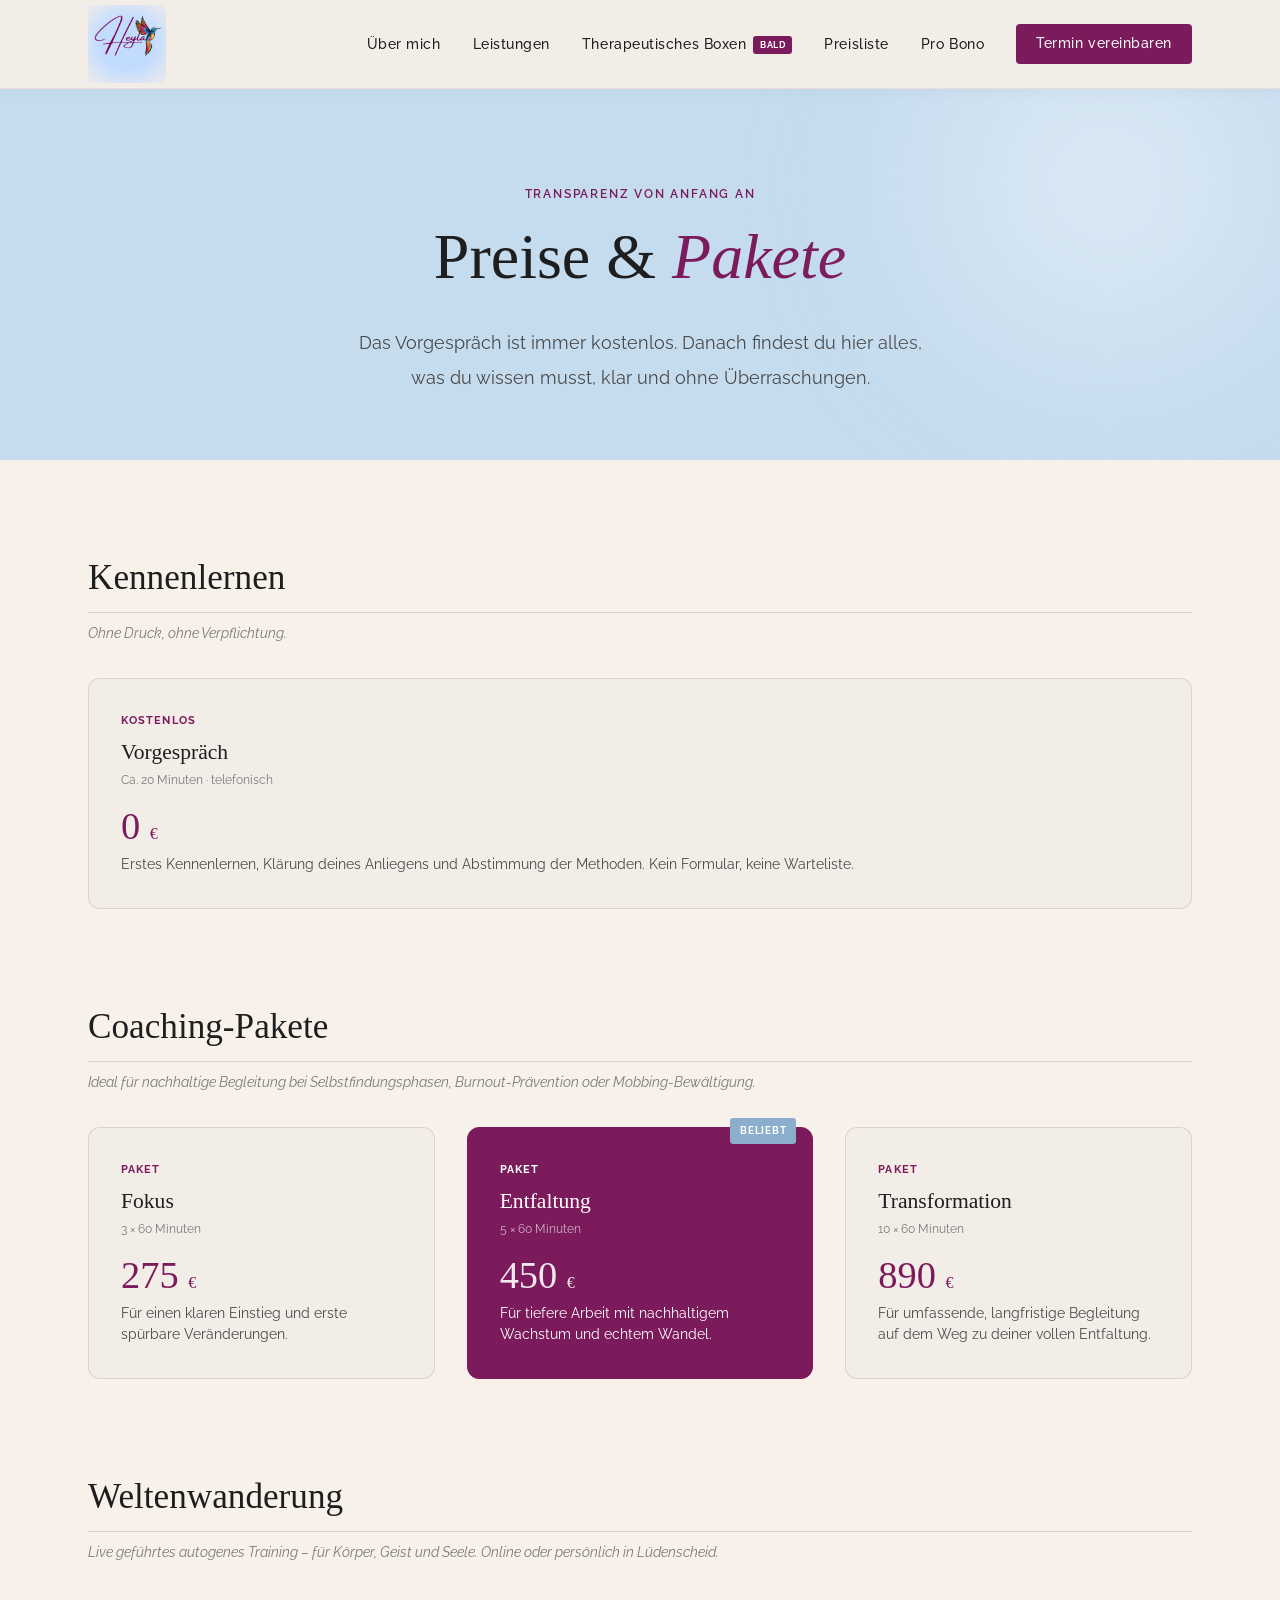
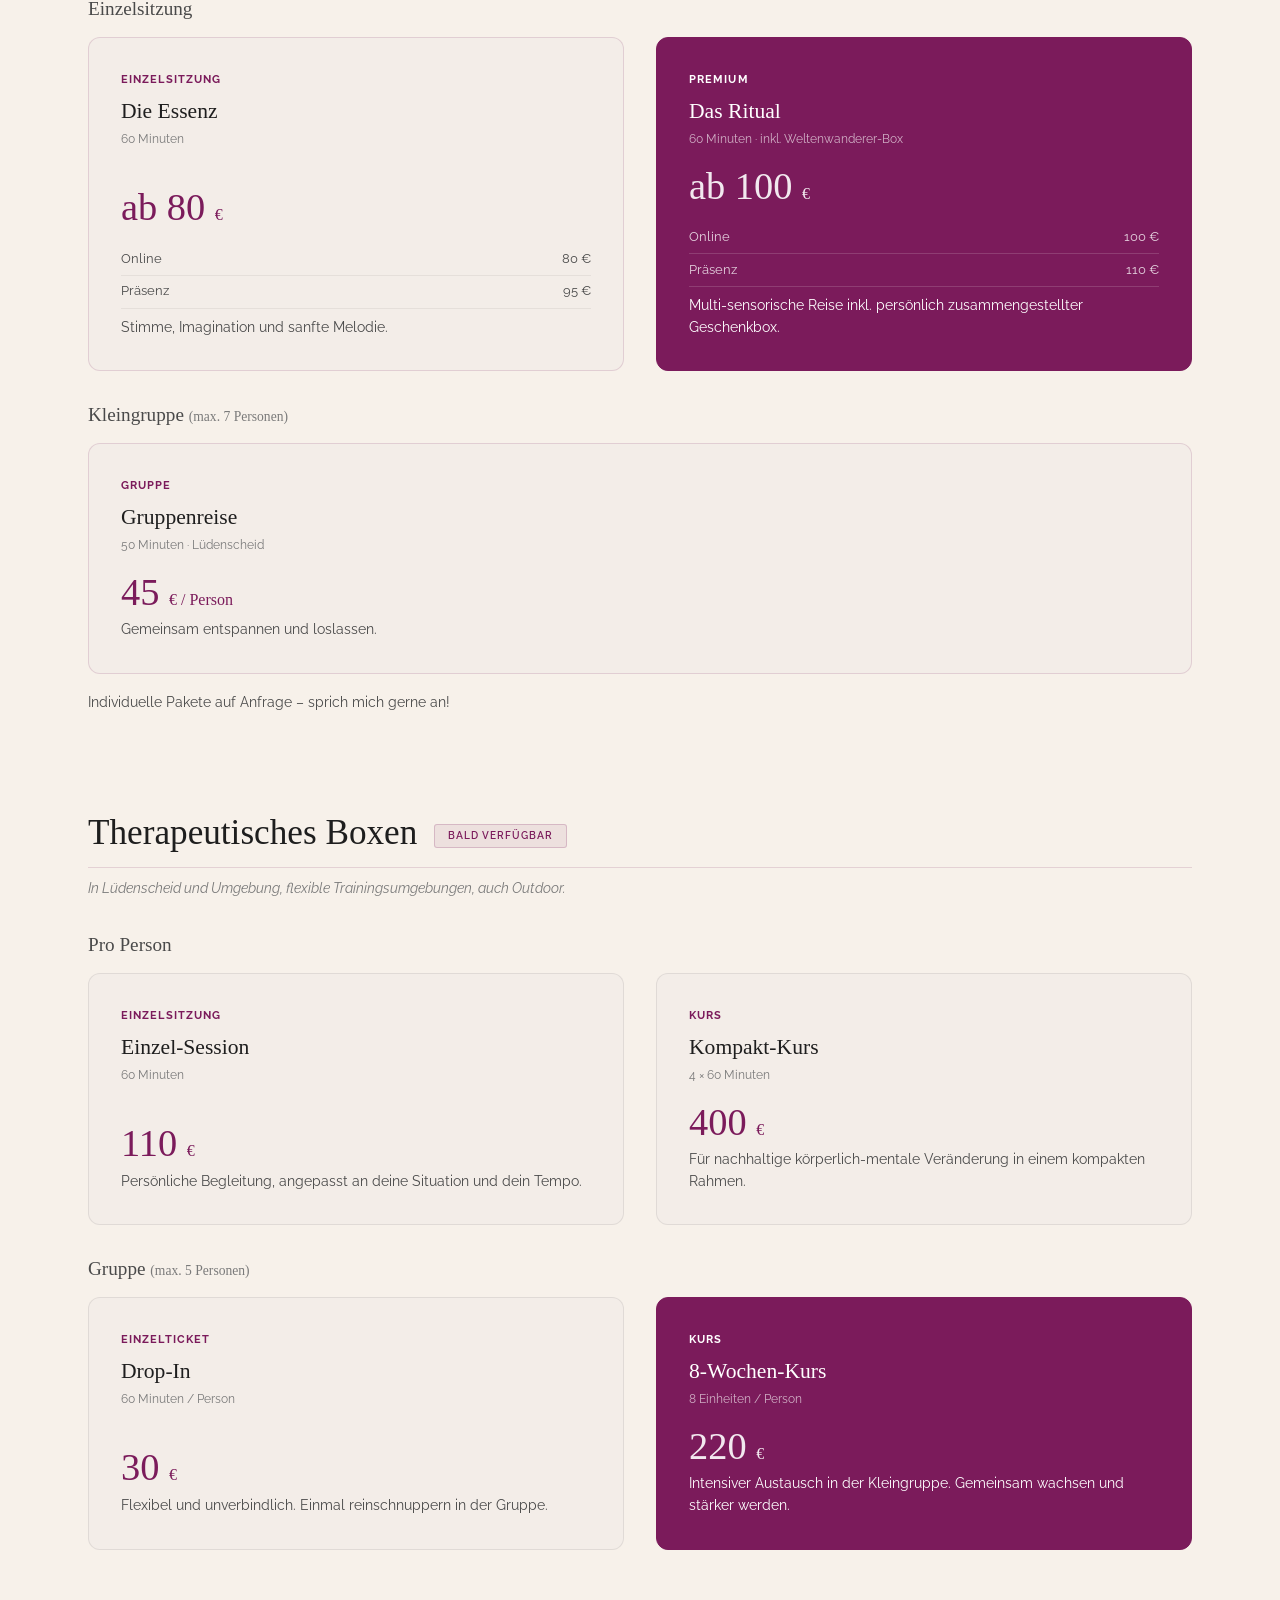
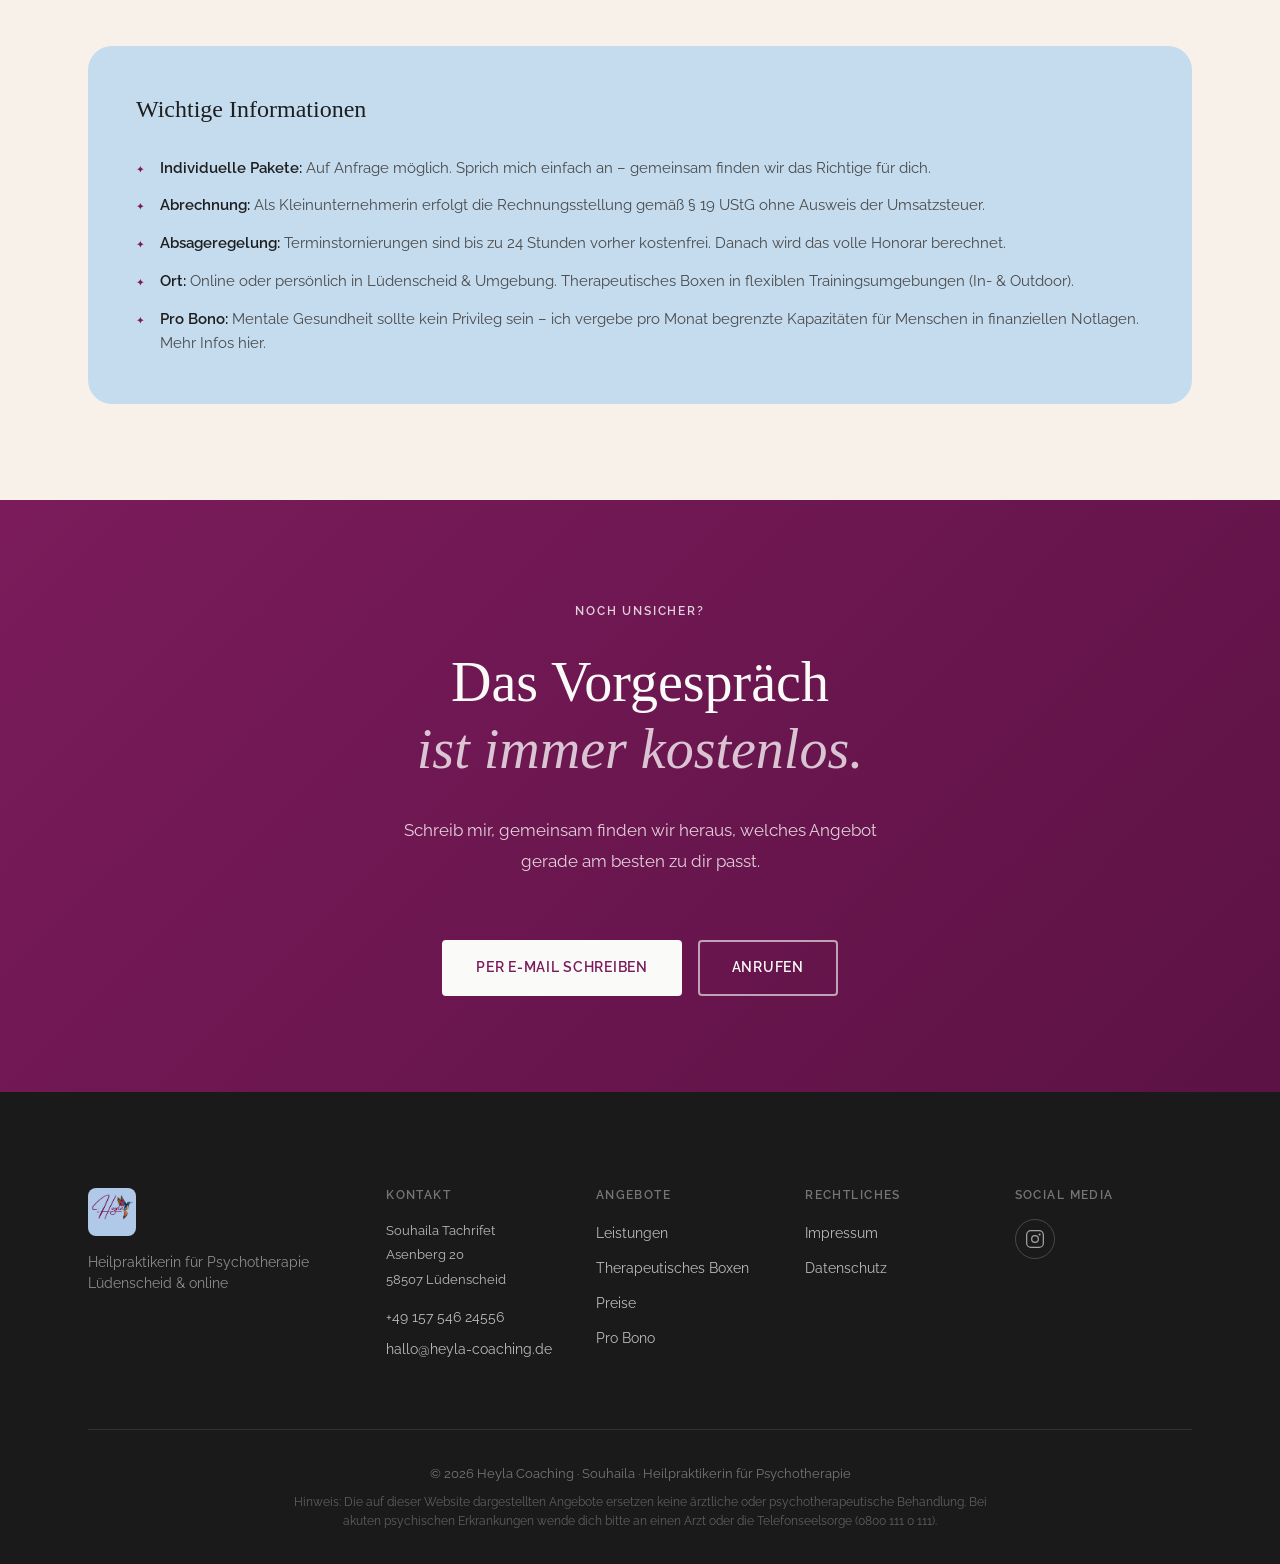
<file: honorar.html>
<!DOCTYPE html>
<html lang="de">
<head>
  <meta charset="UTF-8">
  <meta name="viewport" content="width=device-width, initial-scale=1.0">
  <meta name="description" content="Preise & Pakete bei Heyla Coaching – Einzelsitzungen, Coaching-Pakete und Therapeutisches Boxen. Kostenloses Vorgespräch inklusive.">
  <meta property="og:title" content="Preise & Pakete – Heyla Coaching">
  <meta property="og:description" content="Transparente Preise für Coaching und Beratung. Einzelsitzungen, Pakete und Therapeutisches Boxen – kostenloses Vorgespräch inklusive.">
  <meta property="og:type" content="website">
  <meta property="og:image" content="Logo.jpg">
  <title>Preise & Pakete – Heyla Coaching</title>

  <link rel="preconnect" href="https://fonts.bunny.net">
  <link href="https://fonts.bunny.net/css?family=cormorant-garamond:300,300i,400,400i,500,500i,600,600i|great-vibes:400|raleway:300,400,500,600&display=swap" rel="stylesheet">

  <link rel="stylesheet" href="style.css?v=4">
</head>
<body>

  <!-- ===== HEADER ===== -->
  <header class="header" id="header">
    <div class="header__inner container">

      <a href="index.html" class="header__logo">
        <img src="Logo.jpg" alt="Heyla Coaching Logo" class="logo-img">
      </a>

      <nav class="nav" id="nav" aria-label="Hauptnavigation">
        <ul class="nav__list">
          <li><a href="index.html#ueber-mich" class="nav__link">Über mich</a></li>
          <li><a href="index.html#angebote" class="nav__link">Leistungen</a></li>
          <li>
            <a href="therapeutisches-boxen.html" class="nav__link nav__link--badge">
              Therapeutisches Boxen
              <span class="nav__badge">Bald</span>
            </a>
          </li>
          <li><a href="honorar.html" class="nav__link" aria-current="page">Preisliste</a></li>
          <li><a href="pro-bono.html" class="nav__link">Pro Bono</a></li>
          <li><a href="index.html#kontakt" class="nav__link nav__link--cta">Termin vereinbaren</a></li>
        </ul>
      </nav>

      <button class="burger" id="burger" aria-label="Menü öffnen" aria-expanded="false">
        <span></span>
        <span></span>
        <span></span>
      </button>

    </div>
  </header>

  <main>

    <!-- ===== PAGE HERO ===== -->
    <section class="page-hero">
      <div class="container">
        <span class="page-hero__eyebrow">Transparenz von Anfang an</span>
        <h1 class="page-hero__title">Preise &amp; <em>Pakete</em></h1>
        <p class="page-hero__subtitle">
          Das Vorgespräch ist immer kostenlos. Danach findest du hier alles,
          was du wissen musst, klar und ohne Überraschungen.
        </p>
      </div>
    </section>

    <!-- ===== PREISE ===== -->
    <section class="honorar-section">
      <div class="container">

        <!-- Kennenlernen -->
        <div class="price-group">
          <h2 class="price-group__title">Kennenlernen</h2>
          <p class="price-group__subtitle">Ohne Druck, ohne Verpflichtung.</p>
          <div class="price-cards">
            <div class="price-card">
              <p class="price-card__label">Kostenlos</p>
              <h3 class="price-card__title">Vorgespräch</h3>
              <p class="price-card__duration">Ca. 20 Minuten · telefonisch</p>
              <p class="price-card__price">0 <span class="price-card__price-suffix">€</span></p>
              <p class="price-card__text">Erstes Kennenlernen, Klärung deines Anliegens und Abstimmung der Methoden. Kein Formular, keine Warteliste.</p>
            </div>
          </div>
        </div>

        <!-- Coaching-Pakete -->
        <div class="price-group">
          <h2 class="price-group__title">Coaching-Pakete</h2>
          <p class="price-group__subtitle">Ideal für nachhaltige Begleitung bei Selbstfindungsphasen, Burnout-Prävention oder Mobbing-Bewältigung.</p>
          <div class="price-cards">
            <div class="price-card">
              <p class="price-card__label">Paket</p>
              <h3 class="price-card__title">Fokus</h3>
              <p class="price-card__duration">3 × 60 Minuten</p>
              <p class="price-card__price">275 <span class="price-card__price-suffix">€</span></p>
              <p class="price-card__text">Für einen klaren Einstieg und erste spürbare Veränderungen.</p>
            </div>
            <div class="price-card price-card--featured">
              <span class="price-card__badge">Beliebt</span>
              <p class="price-card__label">Paket</p>
              <h3 class="price-card__title">Entfaltung</h3>
              <p class="price-card__duration">5 × 60 Minuten</p>
              <p class="price-card__price">450 <span class="price-card__price-suffix">€</span></p>
              <p class="price-card__text">Für tiefere Arbeit mit nachhaltigem Wachstum und echtem Wandel.</p>
            </div>
            <div class="price-card">
              <p class="price-card__label">Paket</p>
              <h3 class="price-card__title">Transformation</h3>
              <p class="price-card__duration">10 × 60 Minuten</p>
              <p class="price-card__price">890 <span class="price-card__price-suffix">€</span></p>
              <p class="price-card__text">Für umfassende, langfristige Begleitung auf dem Weg zu deiner vollen Entfaltung.</p>
            </div>
          </div>
        </div>

        <!-- Weltenwanderung -->
        <div class="price-group" id="weltenwanderung">
          <h2 class="price-group__title">Weltenwanderung</h2>
          <p class="price-group__subtitle">Live geführtes autogenes Training – für Körper, Geist und Seele. Online oder persönlich in Lüdenscheid.</p>

          <h3 style="font-family: var(--font-heading); font-size:1.2rem; font-weight:400; margin:var(--space-md) 0 var(--space-sm); color:var(--text-mid);">Einzelsitzung</h3>
          <div class="price-cards">
            <div class="price-card">
              <p class="price-card__label">Einzelsitzung</p>
              <h3 class="price-card__title">Die Essenz</h3>
              <p class="price-card__duration">60 Minuten</p>
              <p class="price-card__price">ab 80 <span class="price-card__price-suffix">€</span></p>
              <ul class="price-card__sub-prices">
                <li><span>Online</span><span>80 €</span></li>
                <li><span>Präsenz</span><span>95 €</span></li>
              </ul>
              <p class="price-card__text">Stimme, Imagination und sanfte Melodie.</p>
            </div>
            <div class="price-card price-card--featured">
              <p class="price-card__label">Premium</p>
              <h3 class="price-card__title">Das Ritual</h3>
              <p class="price-card__duration">60 Minuten · inkl. Weltenwanderer-Box</p>
              <p class="price-card__price">ab 100 <span class="price-card__price-suffix">€</span></p>
              <ul class="price-card__sub-prices">
                <li><span>Online</span><span>100 €</span></li>
                <li><span>Präsenz</span><span>110 €</span></li>
              </ul>
              <p class="price-card__text">Multi-sensorische Reise inkl. persönlich zusammengestellter Geschenkbox.</p>
            </div>
          </div>

          <h3 style="font-family: var(--font-heading); font-size:1.2rem; font-weight:400; margin:var(--space-md) 0 var(--space-sm); color:var(--text-mid);">Kleingruppe <span style="font-size:0.85rem; color:var(--text-light);">(max. 7 Personen)</span></h3>
          <div class="price-cards">
            <div class="price-card">
              <p class="price-card__label">Gruppe</p>
              <h3 class="price-card__title">Gruppenreise</h3>
              <p class="price-card__duration">50 Minuten · Lüdenscheid</p>
              <p class="price-card__price">45 <span class="price-card__price-suffix">€ / Person</span></p>
              <p class="price-card__text">Gemeinsam entspannen und loslassen.</p>
            </div>
          </div>

          <p style="font-size:0.88rem; color:var(--text-mid); margin-top:var(--space-sm);">
            Individuelle Pakete auf Anfrage – sprich mich gerne an!
          </p>
        </div>

        <!-- Therapeutisches Boxen -->
        <div class="price-group" id="boxen">
          <h2 class="price-group__title">Therapeutisches Boxen <span class="badge badge--soon" style="font-size:0.65rem; vertical-align:middle; margin-left:0.5rem;">Bald verfügbar</span></h2>
          <p class="price-group__subtitle">In Lüdenscheid und Umgebung, flexible Trainingsumgebungen, auch Outdoor.</p>

          <h3 style="font-family: var(--font-heading); font-size:1.2rem; font-weight:400; margin:var(--space-md) 0 var(--space-sm); color:var(--text-mid);">Pro Person</h3>
          <div class="price-cards">
            <div class="price-card price-card--coming">
              <p class="price-card__label">Einzelsitzung</p>
              <h3 class="price-card__title">Einzel-Session</h3>
              <p class="price-card__duration">60 Minuten</p>
              <p class="price-card__price">110 <span class="price-card__price-suffix">€</span></p>
              <p class="price-card__text">Persönliche Begleitung, angepasst an deine Situation und dein Tempo.</p>
            </div>
            <div class="price-card price-card--coming">
              <p class="price-card__label">Kurs</p>
              <h3 class="price-card__title">Kompakt-Kurs</h3>
              <p class="price-card__duration">4 × 60 Minuten</p>
              <p class="price-card__price">400 <span class="price-card__price-suffix">€</span></p>
              <p class="price-card__text">Für nachhaltige körperlich-mentale Veränderung in einem kompakten Rahmen.</p>
            </div>
          </div>

          <h3 style="font-family: var(--font-heading); font-size:1.2rem; font-weight:400; margin:var(--space-md) 0 var(--space-sm); color:var(--text-mid);">Gruppe <span style="font-size:0.85rem; color:var(--text-light);">(max. 5 Personen)</span></h3>
          <div class="price-cards">
            <div class="price-card price-card--coming">
              <p class="price-card__label">Einzelticket</p>
              <h3 class="price-card__title">Drop-In</h3>
              <p class="price-card__duration">60 Minuten / Person</p>
              <p class="price-card__price">30 <span class="price-card__price-suffix">€</span></p>
              <p class="price-card__text">Flexibel und unverbindlich. Einmal reinschnuppern in der Gruppe.</p>
            </div>
            <div class="price-card price-card--coming price-card--featured">
              <p class="price-card__label">Kurs</p>
              <h3 class="price-card__title">8-Wochen-Kurs</h3>
              <p class="price-card__duration">8 Einheiten / Person</p>
              <p class="price-card__price">220 <span class="price-card__price-suffix">€</span></p>
              <p class="price-card__text">Intensiver Austausch in der Kleingruppe. Gemeinsam wachsen und stärker werden.</p>
            </div>
          </div>
        </div>

        <!-- Hinweise -->
        <div class="honorar-note-box">
          <h3>Wichtige Informationen</h3>
          <ul>
            <li>
              <strong>Individuelle Pakete:</strong> Auf Anfrage möglich. Sprich mich einfach an –
              gemeinsam finden wir das Richtige für dich.
            </li>
            <li>
              <strong>Abrechnung:</strong> Als Kleinunternehmerin erfolgt die Rechnungsstellung
              gemäß § 19 UStG ohne Ausweis der Umsatzsteuer.
            </li>
            <li>
              <strong>Absageregelung:</strong> Terminstornierungen sind bis zu 24 Stunden vorher kostenfrei.
              Danach wird das volle Honorar berechnet.
            </li>
            <li>
              <strong>Ort:</strong> Online oder persönlich in Lüdenscheid &amp; Umgebung.
              Therapeutisches Boxen in flexiblen Trainingsumgebungen (In- &amp; Outdoor).
            </li>
            <li>
              <strong>Pro Bono:</strong> Mentale Gesundheit sollte kein Privileg sein –
              ich vergebe pro Monat begrenzte Kapazitäten für Menschen in finanziellen Notlagen.
              <a href="pro-bono.html">Mehr Infos hier.</a>
            </li>
          </ul>
        </div>

      </div>
    </section>

    <!-- ===== CTA ===== -->
    <section class="cta-section" id="kontakt">
      <div class="container text-center">
        <span class="section-tag section-tag--light">Noch unsicher?</span>
        <h2 class="cta-section__headline">
          Das Vorgespräch<br>
          <em>ist immer kostenlos.</em>
        </h2>
        <p class="cta-section__text">
          Schreib mir, gemeinsam finden wir heraus, welches Angebot gerade
          am besten zu dir passt.
        </p>
        <div class="cta-section__buttons">
          <a href="mailto:hallo@heyla-coaching.de" class="btn btn--white">Per E-Mail schreiben</a>
          <a href="tel:+4915754624556" class="btn btn--outline-white">Anrufen</a>
        </div>
      </div>
    </section>

  </main>

  <!-- ===== FOOTER ===== -->
  <footer class="footer">
    <div class="container">
      <div class="footer__inner">

        <div class="footer__brand">
          <img src="Logo.jpg" alt="Heyla Coaching" class="footer__logo">
          <p class="footer__tagline">Heilpraktikerin für Psychotherapie<br>Lüdenscheid &amp; online</p>
        </div>

        <div class="footer__contact">
          <h4 class="footer__heading">Kontakt</h4>
          <p class="footer__address">
            Souhaila Tachrifet<br>
            Asenberg 20<br>
            58507 Lüdenscheid
          </p>
          <p>
            <a href="tel:+4915754624556" class="footer__link">+49 157 546 24556</a><br>
            <a href="mailto:hallo@heyla-coaching.de" class="footer__link">hallo@heyla-coaching.de</a>
          </p>
        </div>

        <div class="footer__nav">
          <h4 class="footer__heading">Angebote</h4>
          <ul class="footer__list">
            <li><a href="index.html#angebote" class="footer__link">Leistungen</a></li>
            <li><a href="therapeutisches-boxen.html" class="footer__link">Therapeutisches Boxen</a></li>
            <li><a href="honorar.html" class="footer__link">Preise</a></li>
            <li><a href="pro-bono.html" class="footer__link">Pro Bono</a></li>
          </ul>
        </div>

        <div class="footer__nav">
          <h4 class="footer__heading">Rechtliches</h4>
          <ul class="footer__list">
            <li><a href="impressum.html" class="footer__link">Impressum</a></li>
            <li><a href="datenschutz.html" class="footer__link">Datenschutz</a></li>
          </ul>
        </div>

        <div class="footer__social">
          <h4 class="footer__heading">Social Media</h4>
          <div class="social-links">
            <a href="https://www.instagram.com/heyla_coaching?igsh=MWkzM3N6ZHNwd3JidQ==" data-instagram-consent class="social-link" aria-label="Instagram" target="_blank" rel="noopener noreferrer">
              <svg width="20" height="20" viewBox="0 0 24 24" fill="none" stroke="currentColor" stroke-width="1.5">
                <rect x="2" y="2" width="20" height="20" rx="5" ry="5"/>
                <circle cx="12" cy="12" r="4"/>
                <circle cx="17.5" cy="6.5" r="0.5" fill="currentColor"/>
              </svg>
            </a>
          </div>
        </div>

      </div>

      <div class="footer__bottom">
        <p>&copy; 2026 Heyla Coaching · Souhaila · Heilpraktikerin für Psychotherapie</p>
        <p class="footer__disclaimer">
          Hinweis: Die auf dieser Website dargestellten Angebote ersetzen keine ärztliche oder
          psychotherapeutische Behandlung. Bei akuten psychischen Erkrankungen wende dich bitte
          an einen Arzt oder die Telefonseelsorge (0800 111 0 111).
        </p>
      </div>

    </div>
  </footer>

  <script src="script.js"></script>
</body>
</html>
</file>
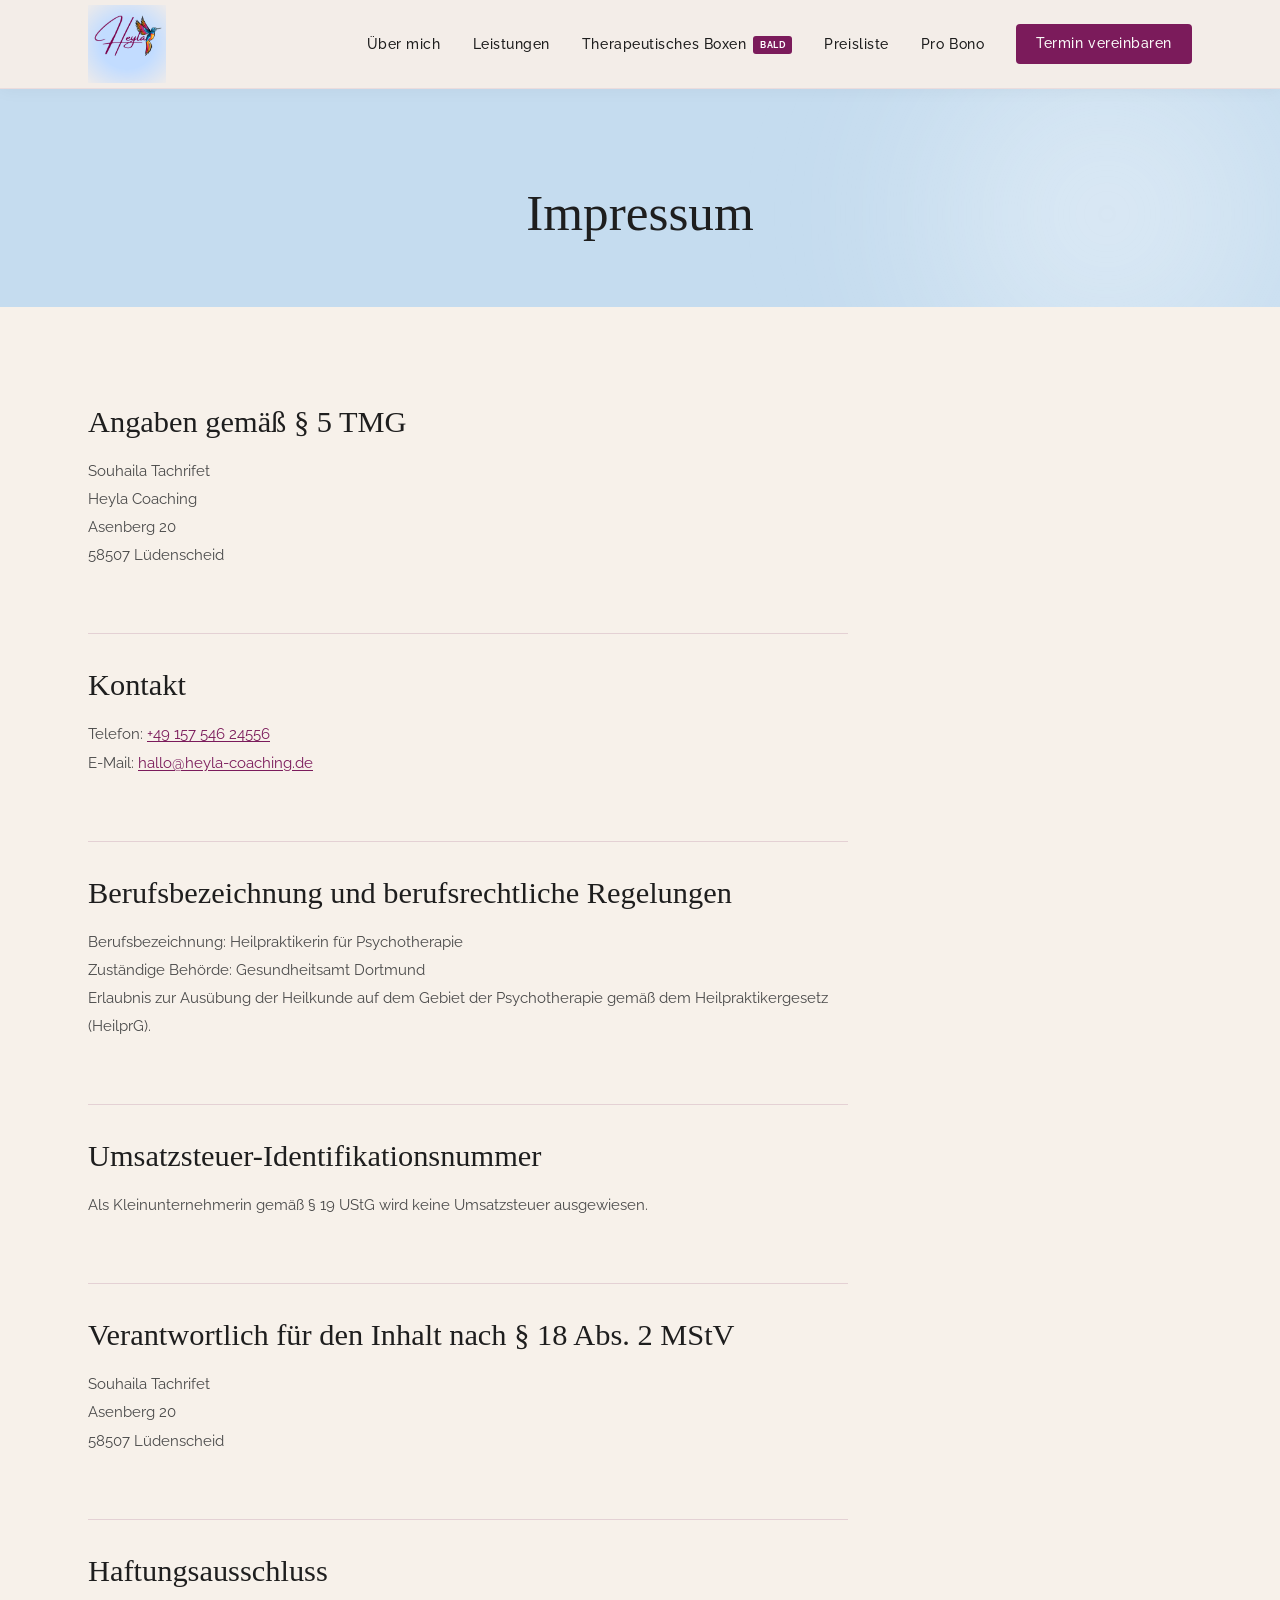
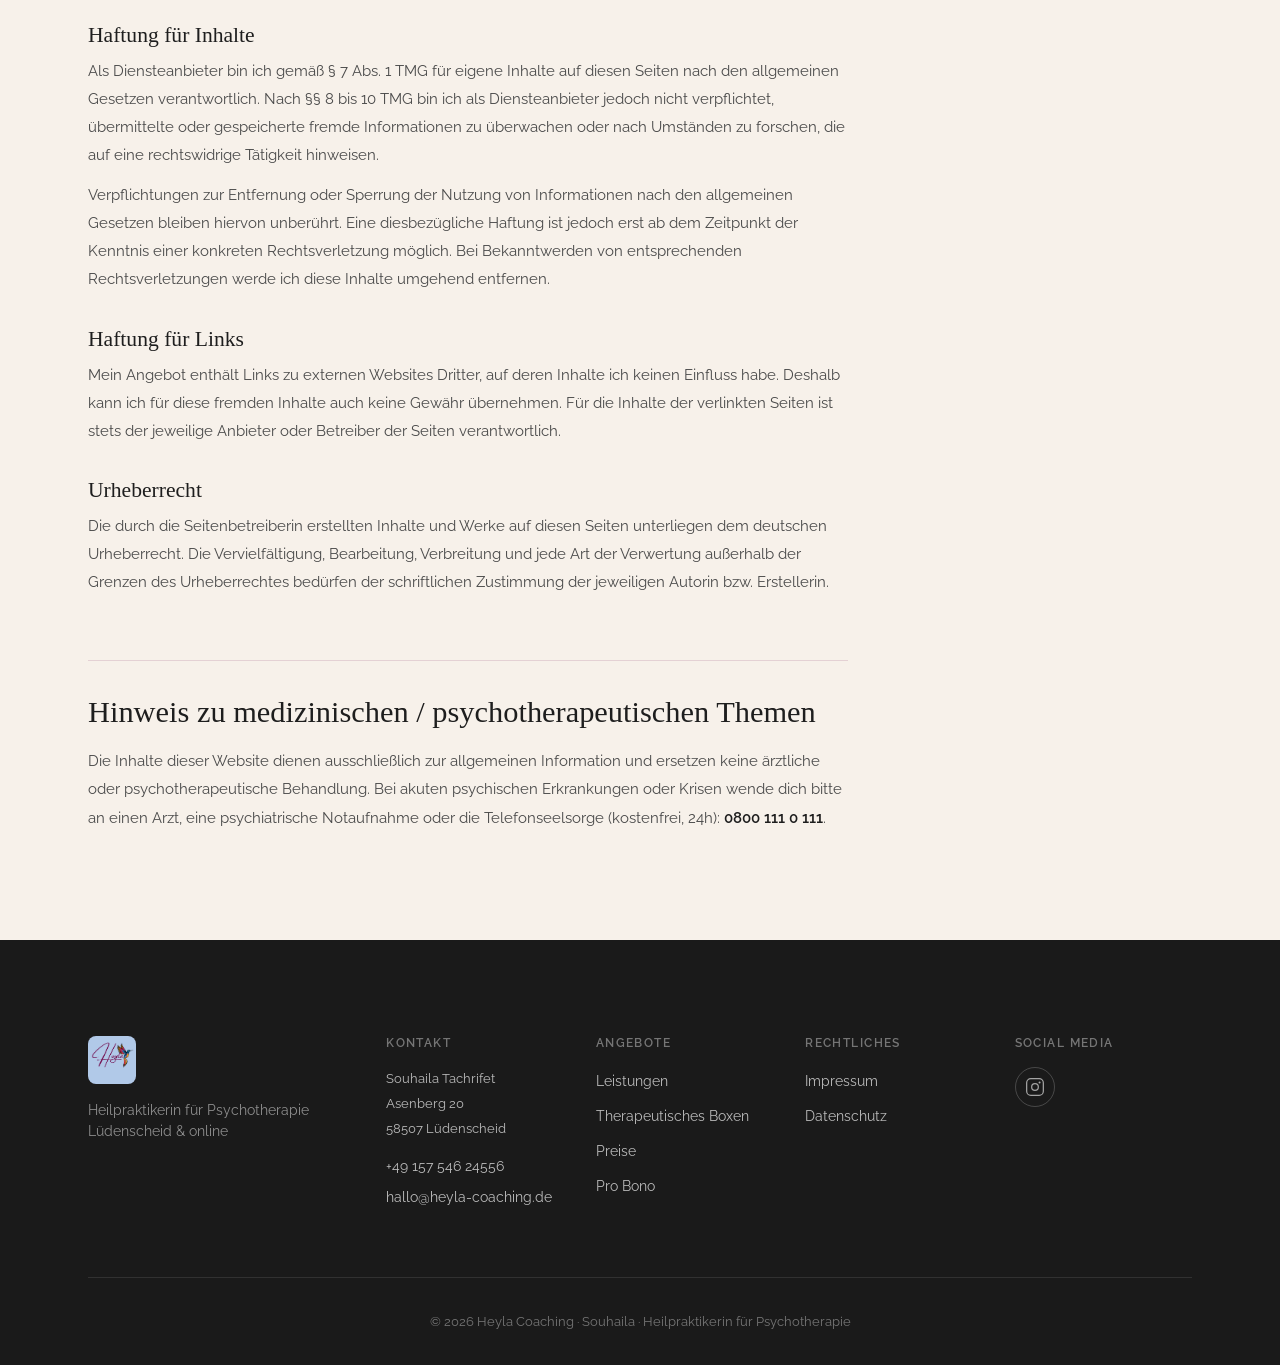
<file: impressum.html>
<!DOCTYPE html>
<html lang="de">
<head>
  <meta charset="UTF-8">
  <meta name="viewport" content="width=device-width, initial-scale=1.0">
  <meta name="robots" content="noindex">
  <title>Impressum – Heyla Coaching</title>

  <link rel="preconnect" href="https://fonts.bunny.net">
  <link href="https://fonts.bunny.net/css?family=cormorant-garamond:300,300i,400,400i,500,500i,600,600i|great-vibes:400|raleway:300,400,500,600&display=swap" rel="stylesheet">

  <link rel="stylesheet" href="style.css?v=4">
</head>
<body>

  <!-- ===== HEADER ===== -->
  <header class="header" id="header">
    <div class="header__inner container">

      <a href="index.html" class="header__logo">
        <img src="Logo.jpg" alt="Heyla Coaching Logo" class="logo-img">
      </a>

      <nav class="nav" id="nav" aria-label="Hauptnavigation">
        <ul class="nav__list">
          <li><a href="index.html#ueber-mich" class="nav__link">Über mich</a></li>
          <li><a href="index.html#angebote" class="nav__link">Leistungen</a></li>
          <li>
            <a href="therapeutisches-boxen.html" class="nav__link nav__link--badge">
              Therapeutisches Boxen
              <span class="nav__badge">Bald</span>
            </a>
          </li>
          <li><a href="honorar.html" class="nav__link">Preisliste</a></li>
          <li><a href="pro-bono.html" class="nav__link">Pro Bono</a></li>
          <li><a href="index.html#kontakt" class="nav__link nav__link--cta">Termin vereinbaren</a></li>
        </ul>
      </nav>

      <button class="burger" id="burger" aria-label="Menü öffnen" aria-expanded="false">
        <span></span>
        <span></span>
        <span></span>
      </button>

    </div>
  </header>

  <main>

    <section class="page-hero" style="padding-bottom: var(--space-md);">
      <div class="container">
        <h1 class="page-hero__title" style="font-size: clamp(2rem, 5vw, 3.2rem);">Impressum</h1>
      </div>
    </section>

    <section class="legal-page">
      <div class="container">
        <div class="legal-content">

          <h2>Angaben gemäß § 5 TMG</h2>
          <p>
            Souhaila Tachrifet<br>
            Heyla Coaching<br>
            Asenberg 20<br>
            58507 Lüdenscheid
          </p>

          <h2>Kontakt</h2>
          <p>
            Telefon: <a href="tel:+4915754624556">+49 157 546 24556</a><br>
            E-Mail: <a href="mailto:hallo@heyla-coaching.de">hallo@heyla-coaching.de</a>
          </p>

          <h2>Berufsbezeichnung und berufsrechtliche Regelungen</h2>
          <p>
            Berufsbezeichnung: Heilpraktikerin für Psychotherapie<br>
            Zuständige Behörde: Gesundheitsamt Dortmund<br>
            Erlaubnis zur Ausübung der Heilkunde auf dem Gebiet der Psychotherapie
            gemäß dem Heilpraktikergesetz (HeilprG).
          </p>

          <h2>Umsatzsteuer-Identifikationsnummer</h2>
          <p>
            Als Kleinunternehmerin gemäß § 19 UStG wird keine Umsatzsteuer ausgewiesen.
          </p>

          <h2>Verantwortlich für den Inhalt nach § 18 Abs. 2 MStV</h2>
          <p>
            Souhaila Tachrifet<br>
            Asenberg 20<br>
            58507 Lüdenscheid
          </p>

          <h2>Haftungsausschluss</h2>

          <h3>Haftung für Inhalte</h3>
          <p>
            Als Diensteanbieter bin ich gemäß § 7 Abs. 1 TMG für eigene Inhalte auf diesen Seiten nach
            den allgemeinen Gesetzen verantwortlich. Nach §§ 8 bis 10 TMG bin ich als Diensteanbieter
            jedoch nicht verpflichtet, übermittelte oder gespeicherte fremde Informationen zu überwachen
            oder nach Umständen zu forschen, die auf eine rechtswidrige Tätigkeit hinweisen.
          </p>
          <p>
            Verpflichtungen zur Entfernung oder Sperrung der Nutzung von Informationen nach den
            allgemeinen Gesetzen bleiben hiervon unberührt. Eine diesbezügliche Haftung ist jedoch erst
            ab dem Zeitpunkt der Kenntnis einer konkreten Rechtsverletzung möglich. Bei Bekanntwerden
            von entsprechenden Rechtsverletzungen werde ich diese Inhalte umgehend entfernen.
          </p>

          <h3>Haftung für Links</h3>
          <p>
            Mein Angebot enthält Links zu externen Websites Dritter, auf deren Inhalte ich keinen
            Einfluss habe. Deshalb kann ich für diese fremden Inhalte auch keine Gewähr übernehmen.
            Für die Inhalte der verlinkten Seiten ist stets der jeweilige Anbieter oder Betreiber
            der Seiten verantwortlich.
          </p>

          <h3>Urheberrecht</h3>
          <p>
            Die durch die Seitenbetreiberin erstellten Inhalte und Werke auf diesen Seiten unterliegen
            dem deutschen Urheberrecht. Die Vervielfältigung, Bearbeitung, Verbreitung und jede Art
            der Verwertung außerhalb der Grenzen des Urheberrechtes bedürfen der schriftlichen
            Zustimmung der jeweiligen Autorin bzw. Erstellerin.
          </p>

          <h2>Hinweis zu medizinischen / psychotherapeutischen Themen</h2>
          <p>
            Die Inhalte dieser Website dienen ausschließlich zur allgemeinen Information und ersetzen
            keine ärztliche oder psychotherapeutische Behandlung. Bei akuten psychischen Erkrankungen
            oder Krisen wende dich bitte an einen Arzt, eine psychiatrische Notaufnahme oder die
            Telefonseelsorge (kostenfrei, 24h): <strong>0800 111 0 111</strong>.
          </p>

        </div>
      </div>
    </section>

  </main>

  <!-- ===== FOOTER ===== -->
  <footer class="footer">
    <div class="container">
      <div class="footer__inner">

        <div class="footer__brand">
          <img src="Logo.jpg" alt="Heyla Coaching" class="footer__logo">
          <p class="footer__tagline">Heilpraktikerin für Psychotherapie<br>Lüdenscheid &amp; online</p>
        </div>

        <div class="footer__contact">
          <h4 class="footer__heading">Kontakt</h4>
          <p class="footer__address">
            Souhaila Tachrifet<br>
            Asenberg 20<br>
            58507 Lüdenscheid
          </p>
          <p>
            <a href="tel:+4915754624556" class="footer__link">+49 157 546 24556</a><br>
            <a href="mailto:hallo@heyla-coaching.de" class="footer__link">hallo@heyla-coaching.de</a>
          </p>
        </div>

        <div class="footer__nav">
          <h4 class="footer__heading">Angebote</h4>
          <ul class="footer__list">
            <li><a href="index.html#angebote" class="footer__link">Leistungen</a></li>
            <li><a href="therapeutisches-boxen.html" class="footer__link">Therapeutisches Boxen</a></li>
            <li><a href="honorar.html" class="footer__link">Preise</a></li>
            <li><a href="pro-bono.html" class="footer__link">Pro Bono</a></li>
          </ul>
        </div>

        <div class="footer__nav">
          <h4 class="footer__heading">Rechtliches</h4>
          <ul class="footer__list">
            <li><a href="impressum.html" class="footer__link">Impressum</a></li>
            <li><a href="datenschutz.html" class="footer__link">Datenschutz</a></li>
          </ul>
        </div>

        <div class="footer__social">
          <h4 class="footer__heading">Social Media</h4>
          <div class="social-links">
            <a href="https://www.instagram.com/heyla_coaching?igsh=MWkzM3N6ZHNwd3JidQ==" data-instagram-consent class="social-link" aria-label="Instagram" target="_blank" rel="noopener noreferrer">
              <svg width="20" height="20" viewBox="0 0 24 24" fill="none" stroke="currentColor" stroke-width="1.5">
                <rect x="2" y="2" width="20" height="20" rx="5" ry="5"/>
                <circle cx="12" cy="12" r="4"/>
                <circle cx="17.5" cy="6.5" r="0.5" fill="currentColor"/>
              </svg>
            </a>
          </div>
        </div>

      </div>

      <div class="footer__bottom">
        <p>&copy; 2026 Heyla Coaching · Souhaila · Heilpraktikerin für Psychotherapie</p>
      </div>

    </div>
  </footer>

  <script src="script.js"></script>
</body>
</html>
</file>
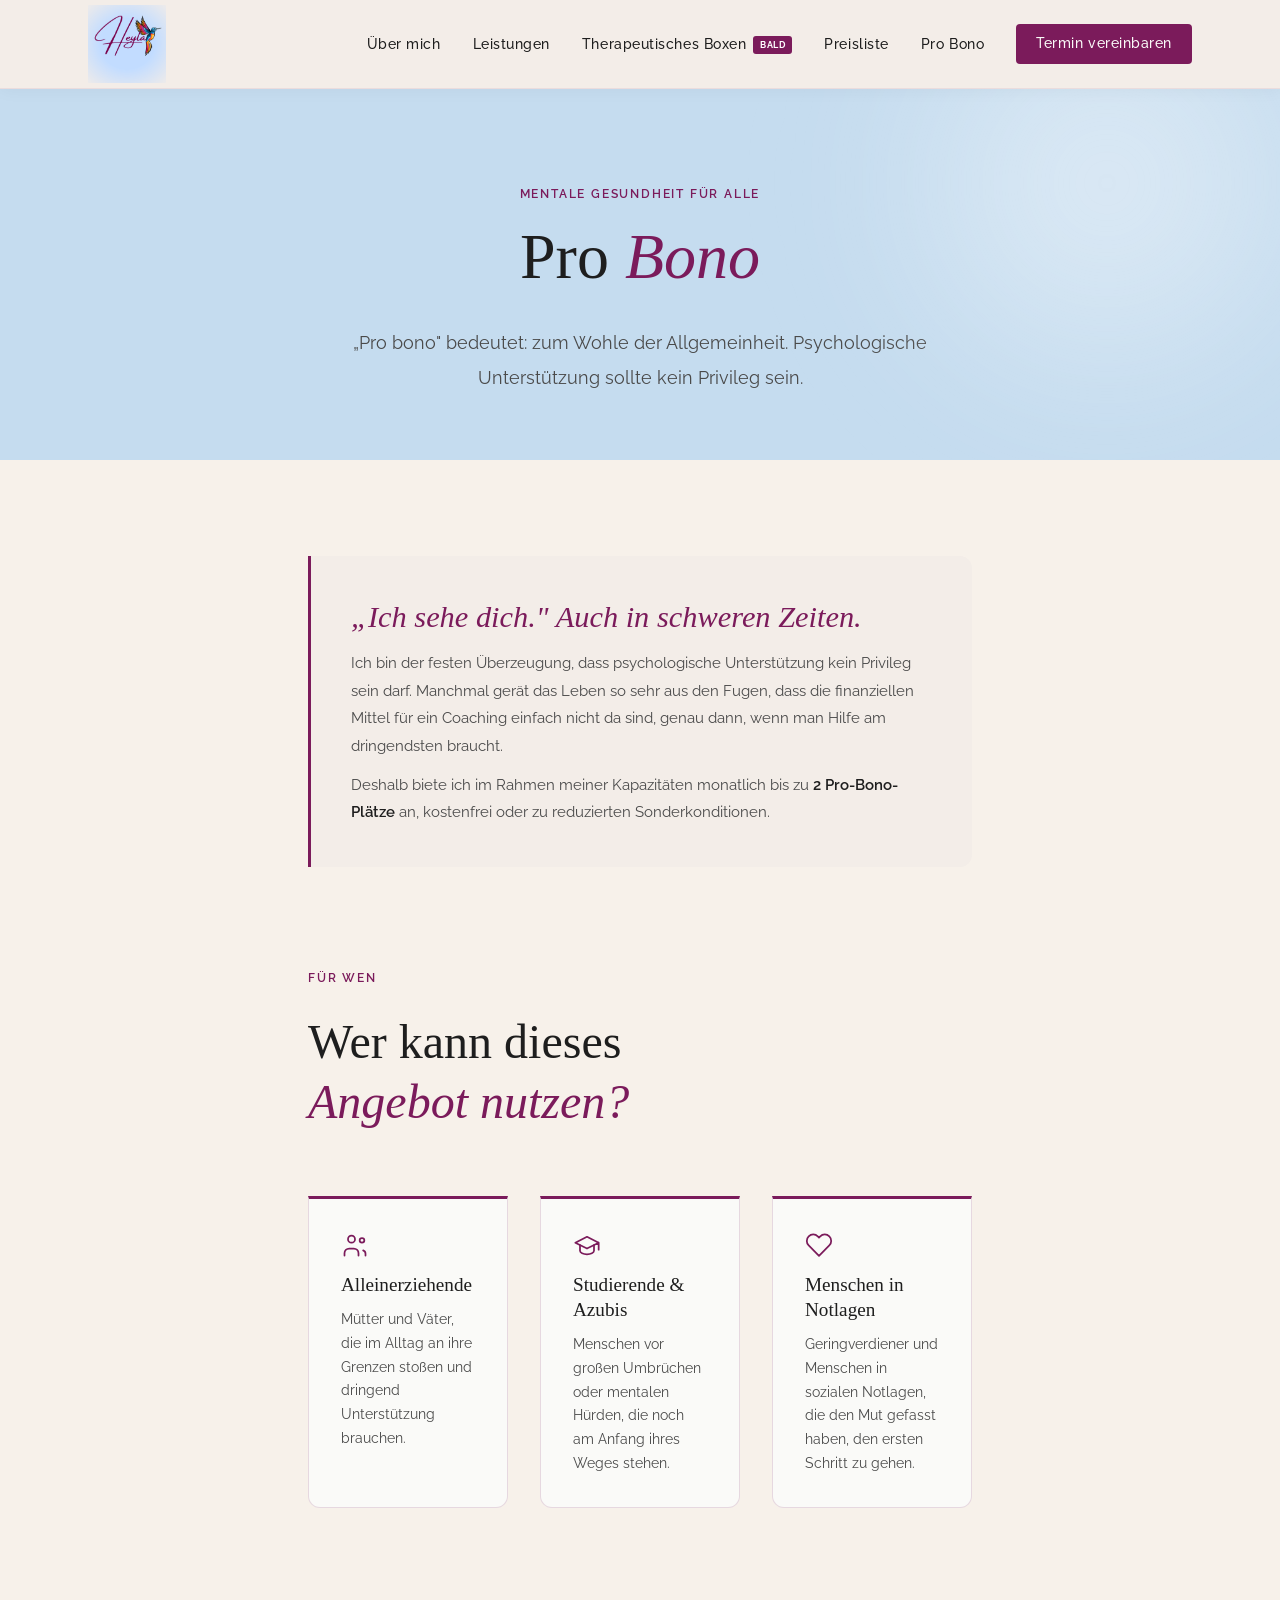
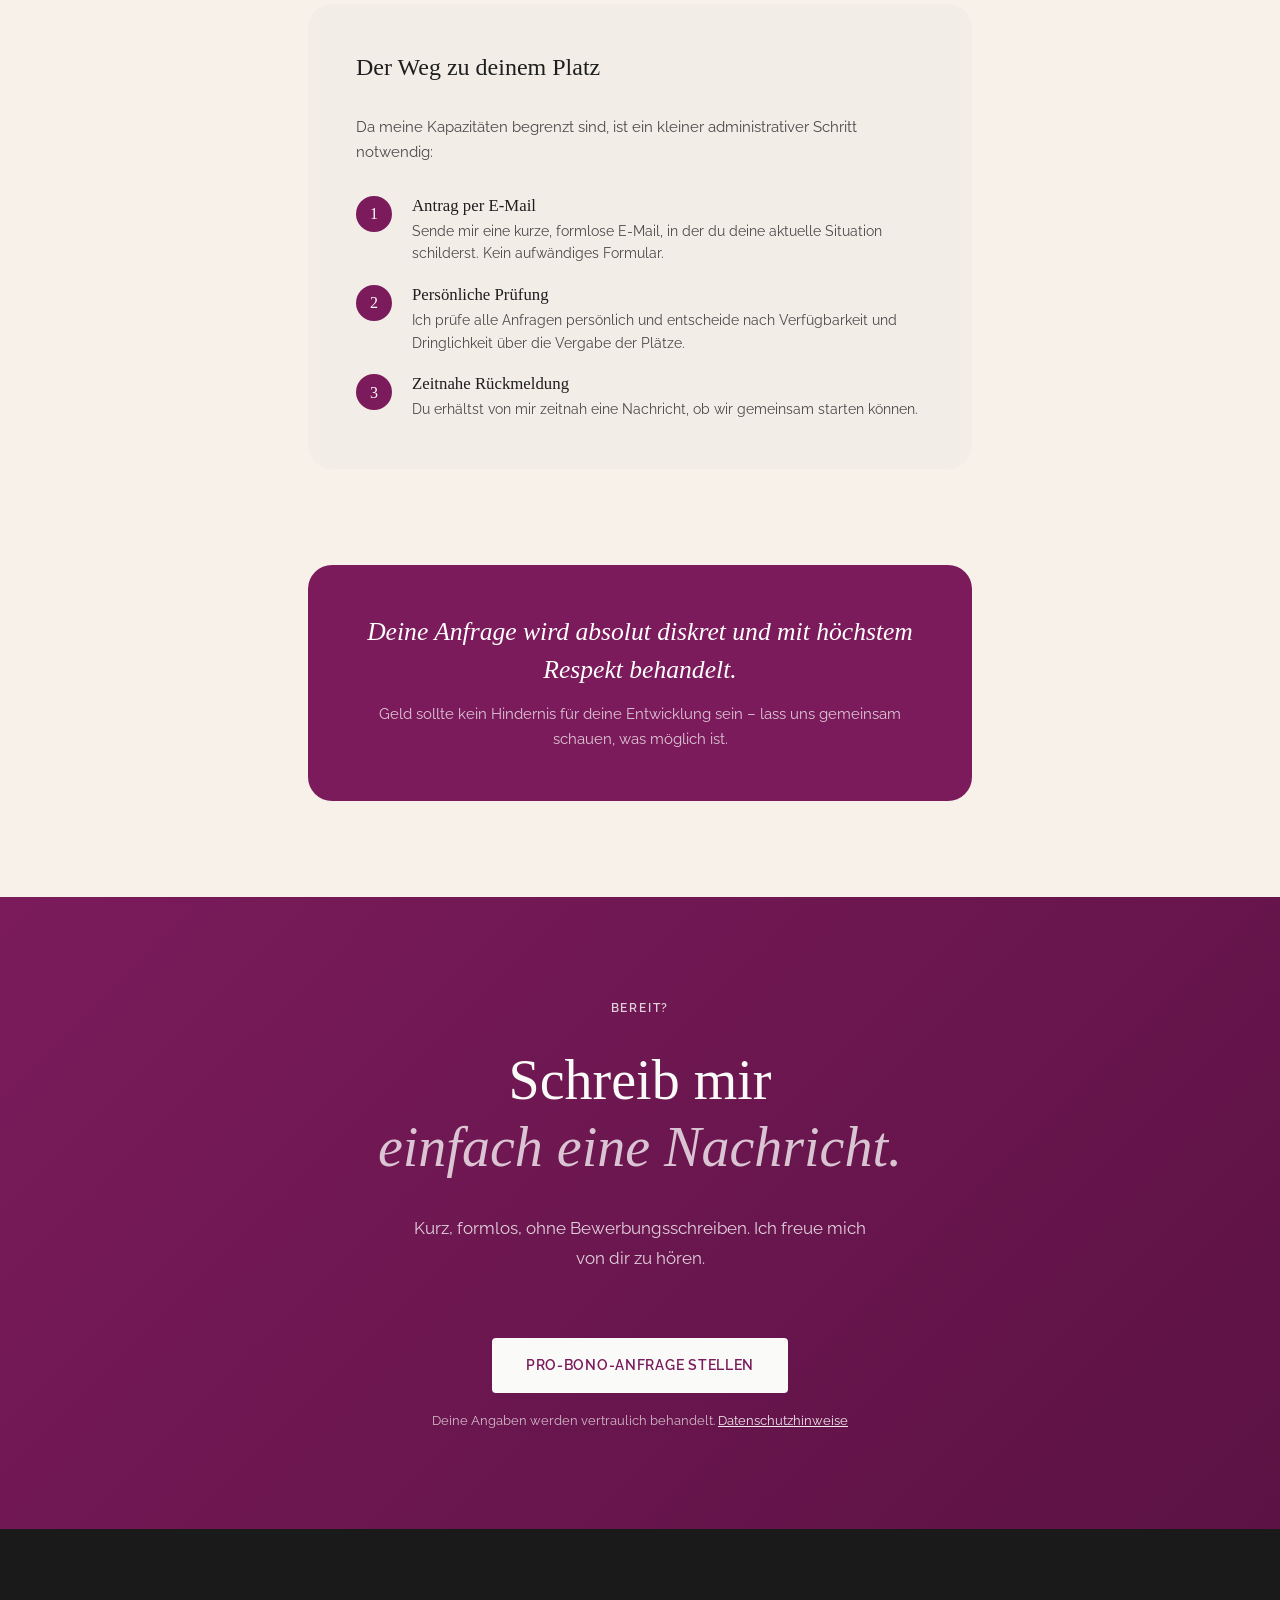
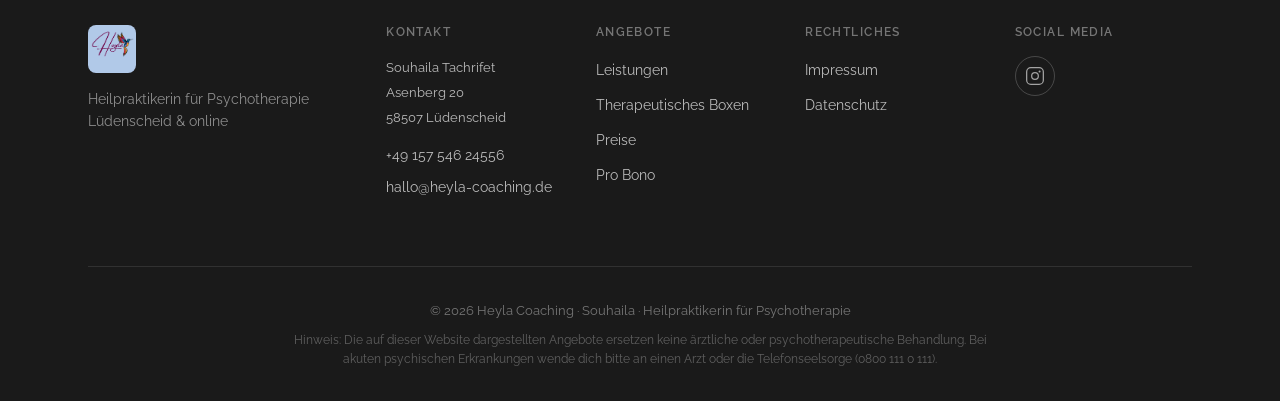
<file: pro-bono.html>
<!DOCTYPE html>
<html lang="de">
<head>
  <meta charset="UTF-8">
  <meta name="viewport" content="width=device-width, initial-scale=1.0">
  <meta name="description" content="Pro-Bono-Angebot bei Heyla Coaching – psychologische Unterstützung auch für Menschen in finanziellen Notlagen. 2 Plätze pro Monat, kostenlos oder zu reduzierten Konditionen.">
  <meta property="og:title" content="Pro Bono – Heyla Coaching">
  <meta property="og:description" content="Psychologische Unterstützung auch für Menschen in finanziellen Notlagen. 2 Plätze pro Monat – formlose Bewerbung per E-Mail.">
  <meta property="og:type" content="website">
  <meta property="og:image" content="Logo.jpg">
  <title>Pro Bono – Heyla Coaching</title>

  <link rel="preconnect" href="https://fonts.bunny.net">
  <link href="https://fonts.bunny.net/css?family=cormorant-garamond:300,300i,400,400i,500,500i,600,600i|great-vibes:400|raleway:300,400,500,600&display=swap" rel="stylesheet">

  <link rel="stylesheet" href="style.css?v=4">
</head>
<body>

  <!-- ===== HEADER ===== -->
  <header class="header" id="header">
    <div class="header__inner container">

      <a href="index.html" class="header__logo">
        <img src="Logo.jpg" alt="Heyla Coaching Logo" class="logo-img">
      </a>

      <nav class="nav" id="nav" aria-label="Hauptnavigation">
        <ul class="nav__list">
          <li><a href="index.html#ueber-mich" class="nav__link">Über mich</a></li>
          <li><a href="index.html#angebote" class="nav__link">Leistungen</a></li>
          <li>
            <a href="therapeutisches-boxen.html" class="nav__link nav__link--badge">
              Therapeutisches Boxen
              <span class="nav__badge">Bald</span>
            </a>
          </li>
          <li><a href="honorar.html" class="nav__link">Preisliste</a></li>
          <li><a href="pro-bono.html" class="nav__link" aria-current="page">Pro Bono</a></li>
          <li><a href="index.html#kontakt" class="nav__link nav__link--cta">Termin vereinbaren</a></li>
        </ul>
      </nav>

      <button class="burger" id="burger" aria-label="Menü öffnen" aria-expanded="false">
        <span></span>
        <span></span>
        <span></span>
      </button>

    </div>
  </header>

  <main>

    <!-- ===== PAGE HERO ===== -->
    <section class="page-hero">
      <div class="container">
        <span class="page-hero__eyebrow">Mentale Gesundheit für alle</span>
        <h1 class="page-hero__title">Pro <em>Bono</em></h1>
        <p class="page-hero__subtitle">
          „Pro bono" bedeutet: zum Wohle der Allgemeinheit.
          Psychologische Unterstützung sollte kein Privileg sein.
        </p>
      </div>
    </section>

    <!-- ===== INHALT ===== -->
    <section class="probono-section">
      <div class="container container--narrow">

        <!-- Zitat / Einleitung -->
        <div class="probono-quote-box">
          <blockquote>
            „Ich sehe dich." Auch in schweren Zeiten.
          </blockquote>
          <p>
            Ich bin der festen Überzeugung, dass psychologische Unterstützung kein Privileg sein darf.
            Manchmal gerät das Leben so sehr aus den Fugen, dass die finanziellen Mittel für ein Coaching
            einfach nicht da sind, genau dann, wenn man Hilfe am dringendsten braucht.
          </p>
          <p style="margin-top: 0.75rem;">
            Deshalb biete ich im Rahmen meiner Kapazitäten monatlich bis zu
            <strong>2 Pro-Bono-Plätze</strong> an, kostenfrei oder zu reduzierten Sonderkonditionen.
          </p>
        </div>

        <!-- Für wen -->
        <div class="section-header">
          <span class="section-tag">Für wen</span>
          <h2 class="section-title">Wer kann dieses<br><em>Angebot nutzen?</em></h2>
        </div>

        <div class="probono-who-grid">

          <div class="probono-who-item">
            <div class="probono-who-item__icon" aria-hidden="true">
              <svg width="28" height="28" viewBox="0 0 24 24" fill="none" stroke="currentColor" stroke-width="1.5" stroke-linecap="round" stroke-linejoin="round">
                <circle cx="9" cy="7" r="3"/>
                <path d="M3 21v-2a4 4 0 0 1 4-4h4a4 4 0 0 1 4 4v2"/>
                <circle cx="18" cy="8" r="2"/>
                <path d="M21 21v-1.5a3 3 0 0 0-2-2.83"/>
              </svg>
            </div>
            <h4>Alleinerziehende</h4>
            <p>Mütter und Väter, die im Alltag an ihre Grenzen stoßen und dringend Unterstützung brauchen.</p>
          </div>

          <div class="probono-who-item">
            <div class="probono-who-item__icon" aria-hidden="true">
              <svg width="28" height="28" viewBox="0 0 24 24" fill="none" stroke="currentColor" stroke-width="1.5" stroke-linecap="round" stroke-linejoin="round">
                <path d="M22 10v6M2 10l10-5 10 5-10 5z"/>
                <path d="M6 12v5c0 1.66 2.69 3 6 3s6-1.34 6-3v-5"/>
              </svg>
            </div>
            <h4>Studierende &amp; Azubis</h4>
            <p>Menschen vor großen Umbrüchen oder mentalen Hürden, die noch am Anfang ihres Weges stehen.</p>
          </div>

          <div class="probono-who-item">
            <div class="probono-who-item__icon" aria-hidden="true">
              <svg width="28" height="28" viewBox="0 0 24 24" fill="none" stroke="currentColor" stroke-width="1.5" stroke-linecap="round" stroke-linejoin="round">
                <path d="M20.84 4.61a5.5 5.5 0 0 0-7.78 0L12 5.67l-1.06-1.06a5.5 5.5 0 0 0-7.78 7.78l1.06 1.06L12 21.23l7.78-7.78 1.06-1.06a5.5 5.5 0 0 0 0-7.78z"/>
              </svg>
            </div>
            <h4>Menschen in Notlagen</h4>
            <p>Geringverdiener und Menschen in sozialen Notlagen, die den Mut gefasst haben, den ersten Schritt zu gehen.</p>
          </div>

        </div>

        <!-- Ablauf -->
        <div class="probono-process-box">
          <h3>Der Weg zu deinem Platz</h3>
          <p style="font-size:0.92rem; color:var(--text-mid); margin-bottom:var(--space-md); line-height:1.7;">
            Da meine Kapazitäten begrenzt sind, ist ein kleiner administrativer Schritt notwendig:
          </p>
          <div class="probono-steps">

            <div class="probono-step">
              <div class="probono-step__num">1</div>
              <div class="probono-step__text">
                <h4>Antrag per E-Mail</h4>
                <p>Sende mir eine kurze, formlose E-Mail, in der du deine aktuelle Situation schilderst. Kein aufwändiges Formular.</p>
              </div>
            </div>

            <div class="probono-step">
              <div class="probono-step__num">2</div>
              <div class="probono-step__text">
                <h4>Persönliche Prüfung</h4>
                <p>Ich prüfe alle Anfragen persönlich und entscheide nach Verfügbarkeit und Dringlichkeit über die Vergabe der Plätze.</p>
              </div>
            </div>

            <div class="probono-step">
              <div class="probono-step__num">3</div>
              <div class="probono-step__text">
                <h4>Zeitnahe Rückmeldung</h4>
                <p>Du erhältst von mir zeitnah eine Nachricht, ob wir gemeinsam starten können.</p>
              </div>
            </div>

          </div>
        </div>

        <!-- Versprechen -->
        <div class="probono-promise-box" style="background: var(--berry); border-radius: var(--radius-lg); padding: clamp(1.5rem, 4vw, 3rem); margin-top: var(--space-xl); text-align: center;">
          <p style="font-family: var(--font-heading); font-size: clamp(1.2rem, 2.5vw, 1.6rem); font-style: italic; color: #fff; line-height: 1.5; margin-bottom: 0.75rem;">
            Deine Anfrage wird absolut diskret und mit höchstem Respekt behandelt.
          </p>
          <p style="color: rgba(255,255,255,0.75); font-size: 0.95rem; line-height: 1.7;">
            Geld sollte kein Hindernis für deine Entwicklung sein –
            lass uns gemeinsam schauen, was möglich ist.
          </p>
        </div>

      </div>
    </section>

    <!-- ===== CTA ===== -->
    <section class="cta-section">
      <div class="container text-center">
        <span class="section-tag section-tag--light">Bereit?</span>
        <h2 class="cta-section__headline">
          Schreib mir<br>
          <em>einfach eine Nachricht.</em>
        </h2>
        <p class="cta-section__text">
          Kurz, formlos, ohne Bewerbungsschreiben. Ich freue mich von dir zu hören.
        </p>
        <div class="cta-section__buttons">
          <a href="mailto:hallo@heyla-coaching.de?subject=Pro-Bono-Anfrage" class="btn btn--white">
            Pro-Bono-Anfrage stellen
          </a>
        </div>
        <p style="margin-top: var(--space-sm); font-size: 0.82rem; color: rgba(255,255,255,0.7);">
          Deine Angaben werden vertraulich behandelt.
          <a href="datenschutz.html" style="color: rgba(255,255,255,0.9); text-decoration: underline;">Datenschutzhinweise</a>
        </p>
      </div>
    </section>

  </main>

  <!-- ===== FOOTER ===== -->
  <footer class="footer">
    <div class="container">
      <div class="footer__inner">

        <div class="footer__brand">
          <img src="Logo.jpg" alt="Heyla Coaching" class="footer__logo">
          <p class="footer__tagline">Heilpraktikerin für Psychotherapie<br>Lüdenscheid &amp; online</p>
        </div>

        <div class="footer__contact">
          <h4 class="footer__heading">Kontakt</h4>
          <p class="footer__address">
            Souhaila Tachrifet<br>
            Asenberg 20<br>
            58507 Lüdenscheid
          </p>
          <p>
            <a href="tel:+4915754624556" class="footer__link">+49 157 546 24556</a><br>
            <a href="mailto:hallo@heyla-coaching.de" class="footer__link">hallo@heyla-coaching.de</a>
          </p>
        </div>

        <div class="footer__nav">
          <h4 class="footer__heading">Angebote</h4>
          <ul class="footer__list">
            <li><a href="index.html#angebote" class="footer__link">Leistungen</a></li>
            <li><a href="therapeutisches-boxen.html" class="footer__link">Therapeutisches Boxen</a></li>
            <li><a href="honorar.html" class="footer__link">Preise</a></li>
            <li><a href="pro-bono.html" class="footer__link">Pro Bono</a></li>
          </ul>
        </div>

        <div class="footer__nav">
          <h4 class="footer__heading">Rechtliches</h4>
          <ul class="footer__list">
            <li><a href="impressum.html" class="footer__link">Impressum</a></li>
            <li><a href="datenschutz.html" class="footer__link">Datenschutz</a></li>
          </ul>
        </div>

        <div class="footer__social">
          <h4 class="footer__heading">Social Media</h4>
          <div class="social-links">
            <a href="https://www.instagram.com/heyla_coaching?igsh=MWkzM3N6ZHNwd3JidQ==" data-instagram-consent class="social-link" aria-label="Instagram" target="_blank" rel="noopener noreferrer">
              <svg width="20" height="20" viewBox="0 0 24 24" fill="none" stroke="currentColor" stroke-width="1.5">
                <rect x="2" y="2" width="20" height="20" rx="5" ry="5"/>
                <circle cx="12" cy="12" r="4"/>
                <circle cx="17.5" cy="6.5" r="0.5" fill="currentColor"/>
              </svg>
            </a>
          </div>
        </div>

      </div>

      <div class="footer__bottom">
        <p>&copy; 2026 Heyla Coaching · Souhaila · Heilpraktikerin für Psychotherapie</p>
        <p class="footer__disclaimer">
          Hinweis: Die auf dieser Website dargestellten Angebote ersetzen keine ärztliche oder
          psychotherapeutische Behandlung. Bei akuten psychischen Erkrankungen wende dich bitte
          an einen Arzt oder die Telefonseelsorge (0800 111 0 111).
        </p>
      </div>

    </div>
  </footer>

  <script src="script.js"></script>
</body>
</html>
</file>
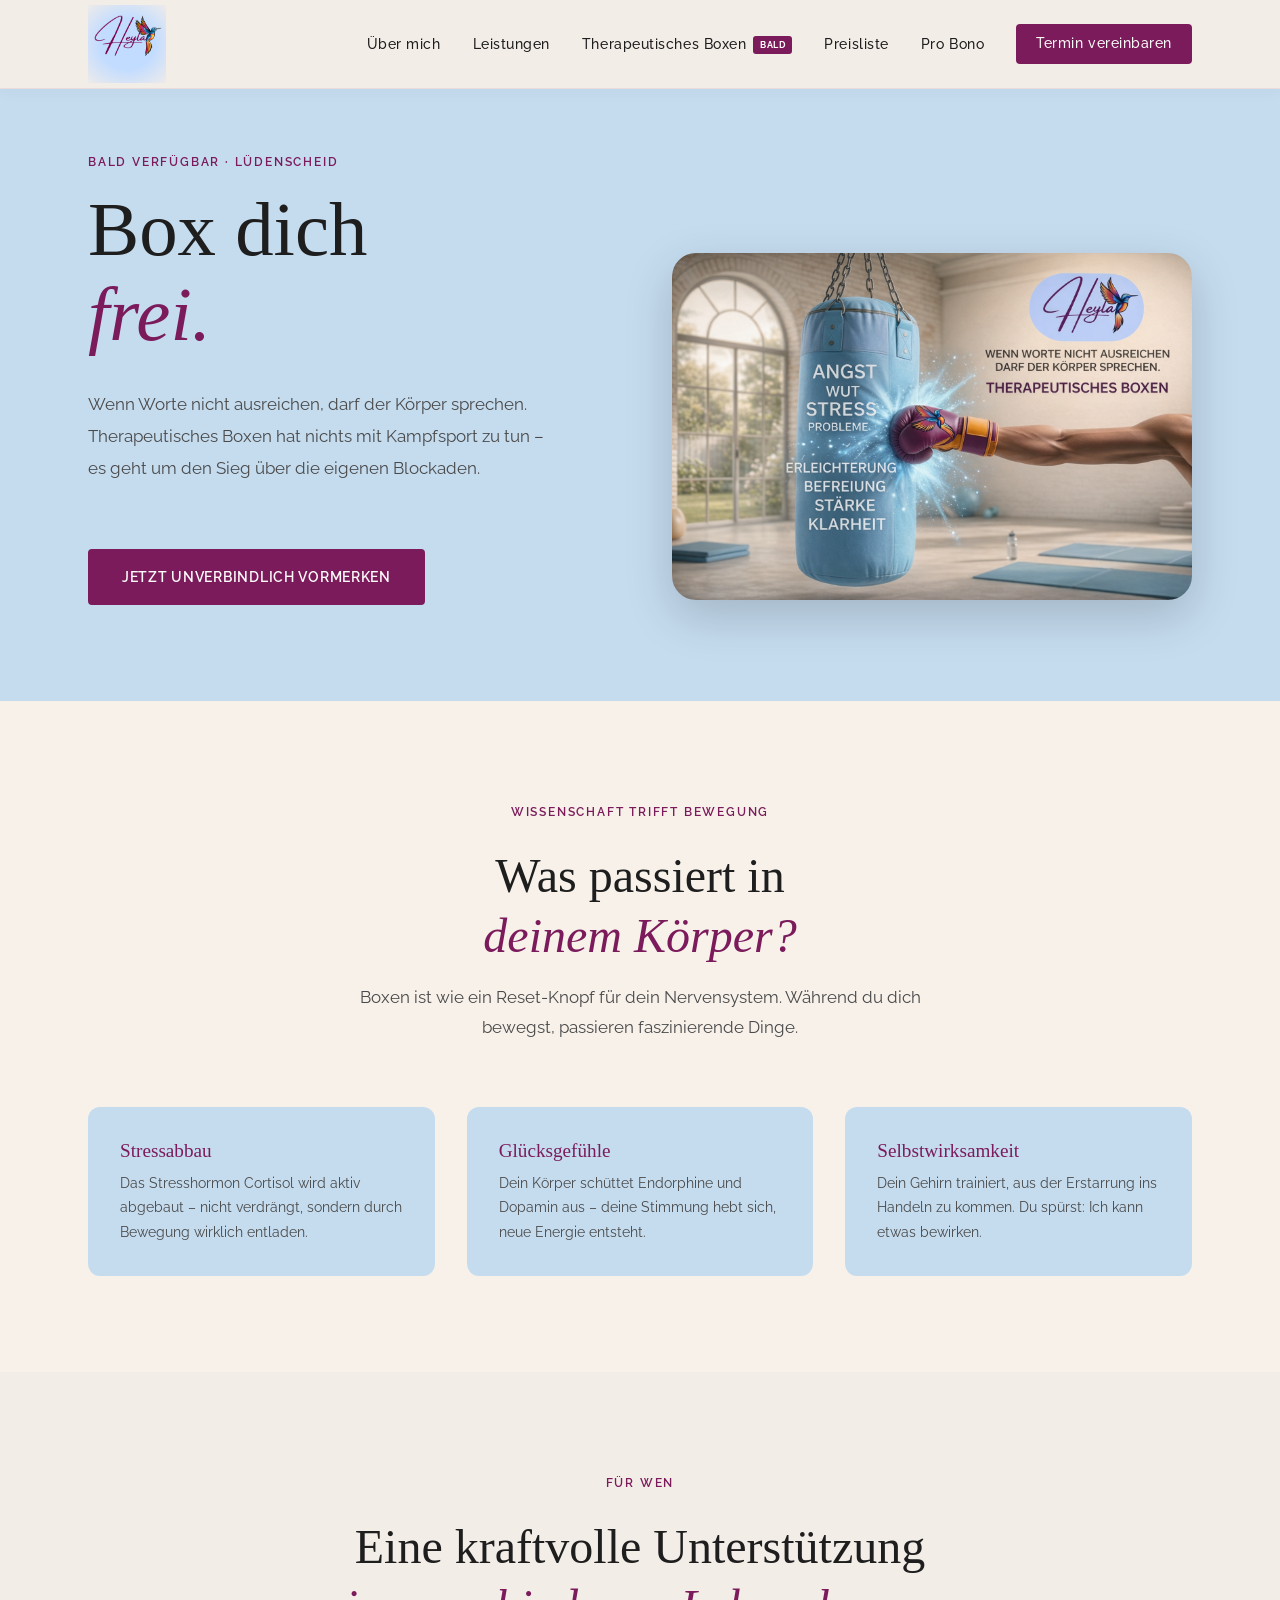
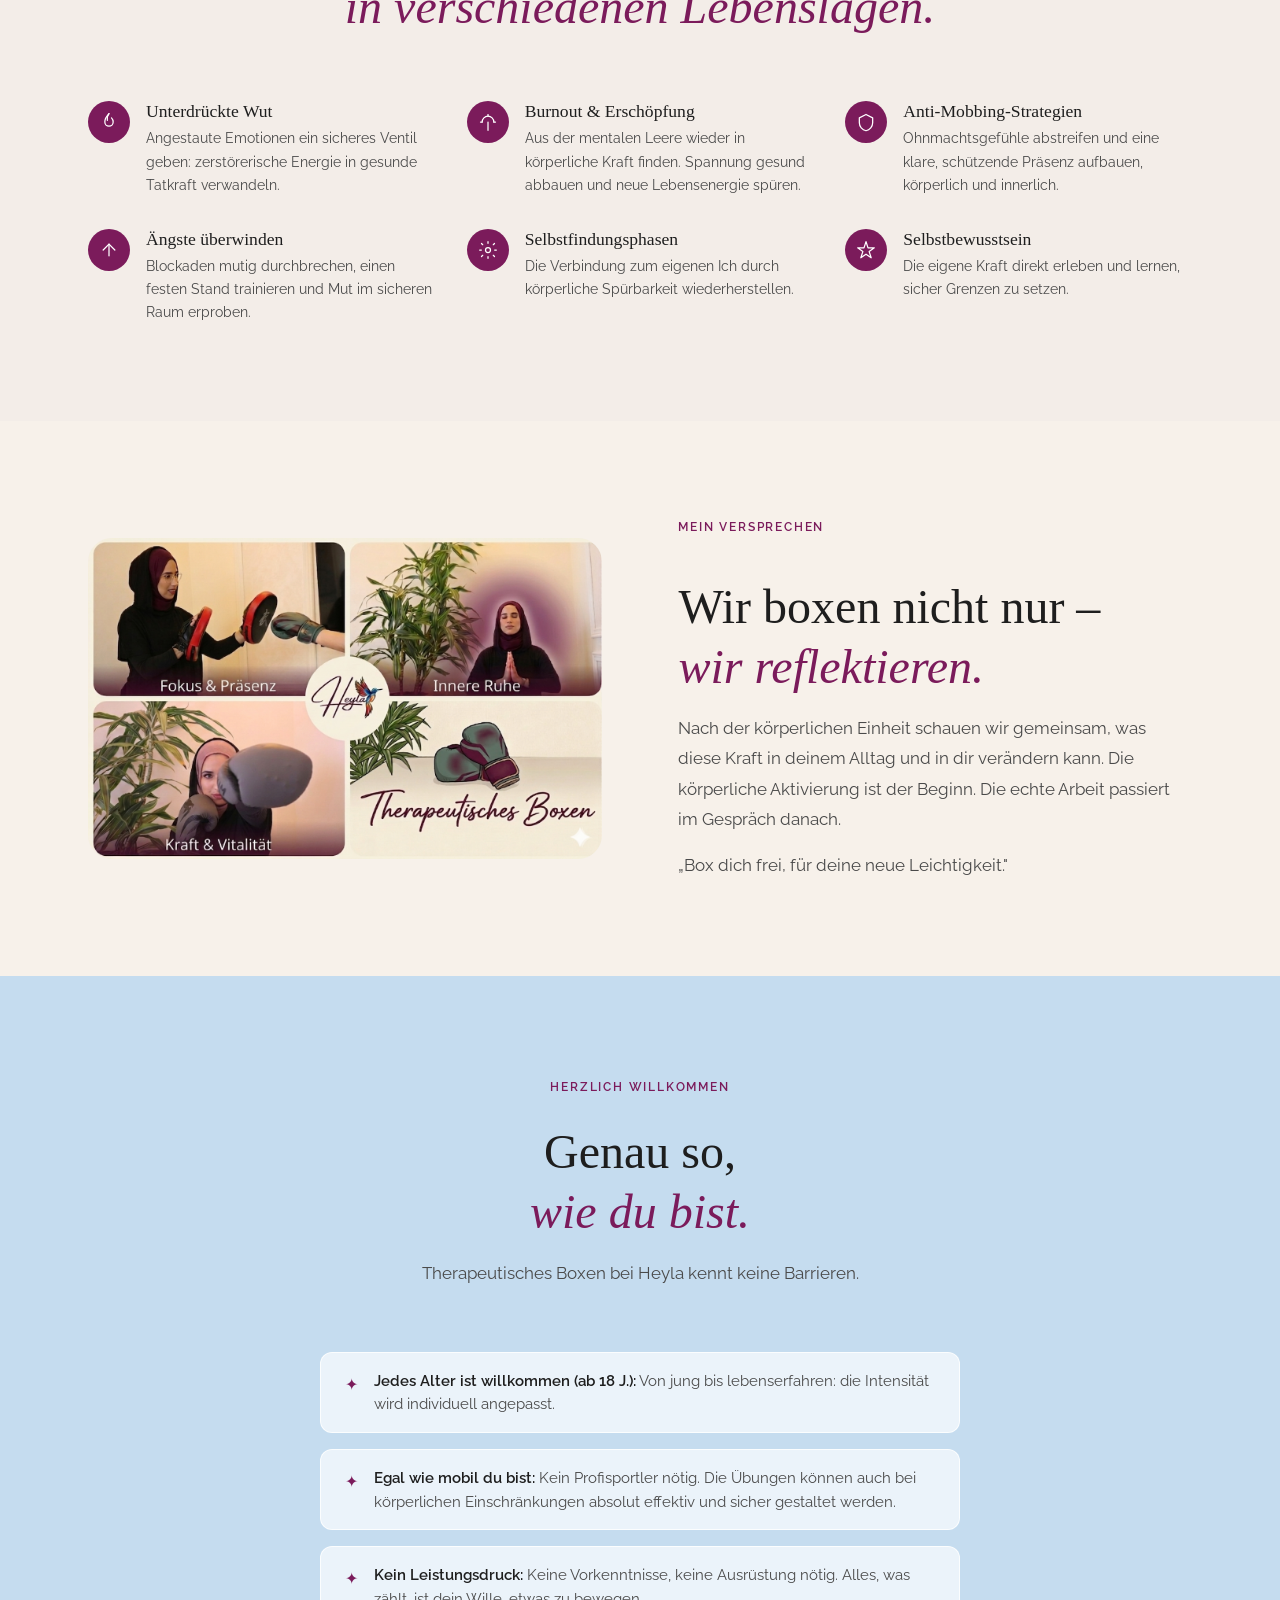
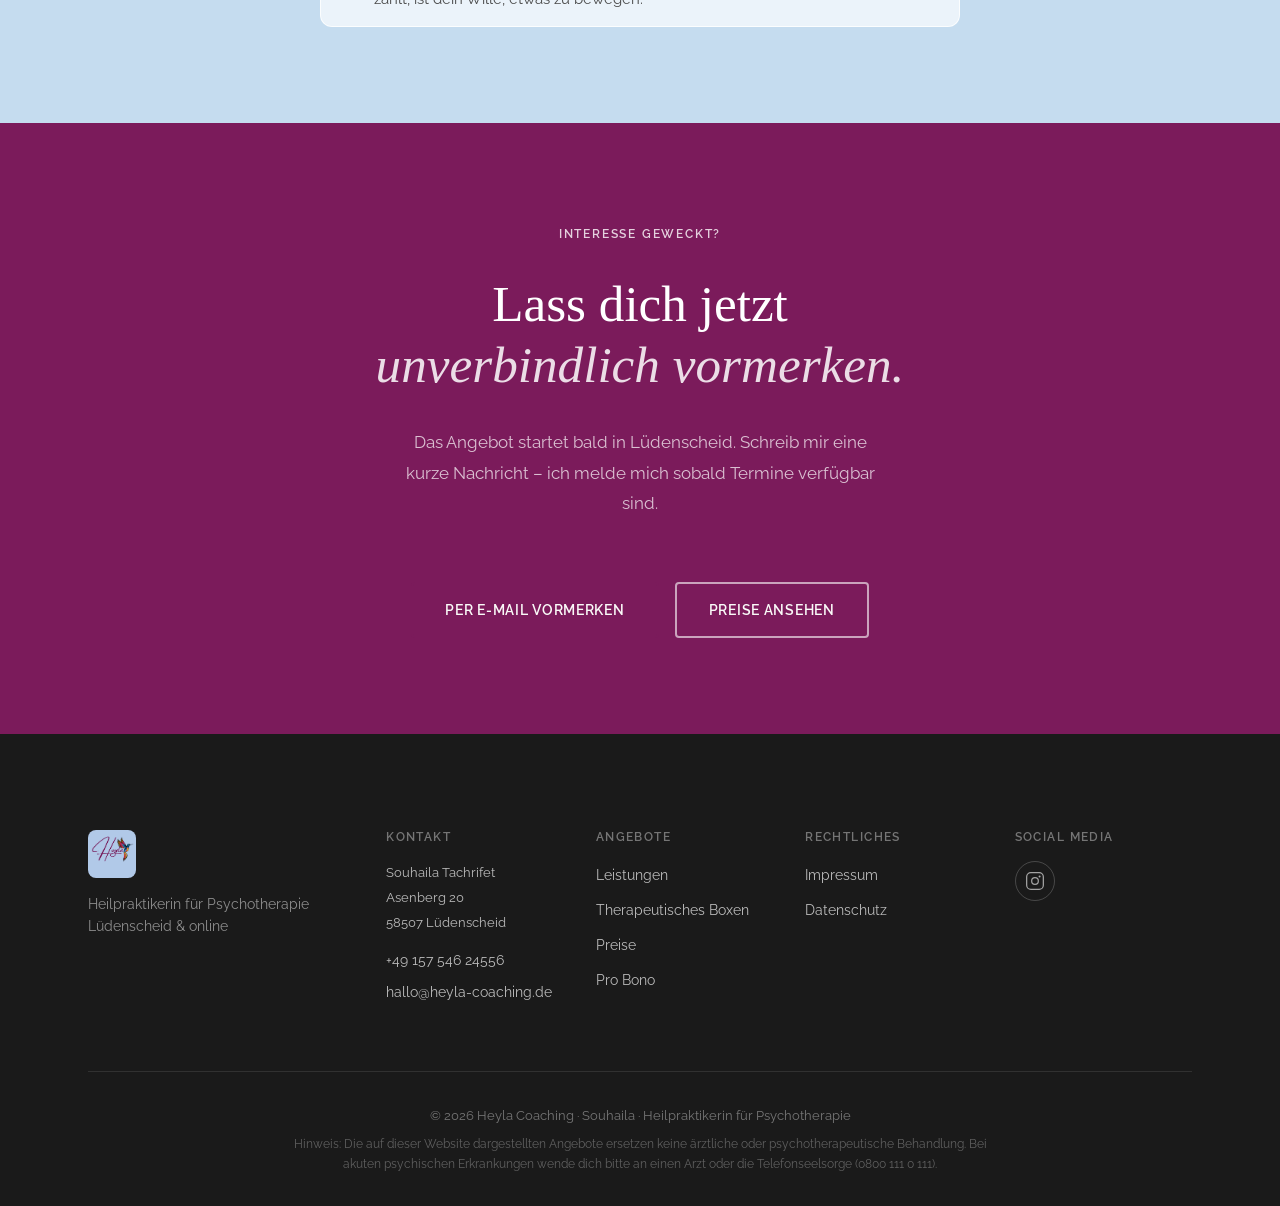
<file: therapeutisches-boxen.html>
<!DOCTYPE html>
<html lang="de">
<head>
  <meta charset="UTF-8">
  <meta name="viewport" content="width=device-width, initial-scale=1.0">
  <meta name="description" content="Therapeutisches Boxen bei Heyla Coaching – bald in Lüdenscheid. Wenn Worte nicht ausreichen, darf der Körper sprechen. Körperliche Kraft für mentale Stärke.">
  <meta property="og:title" content="Therapeutisches Boxen – Heyla Coaching">
  <meta property="og:description" content="Wenn Worte nicht ausreichen, darf der Körper sprechen. Therapeutisches Boxen bei Heyla Coaching – bald in Lüdenscheid.">
  <meta property="og:type" content="website">
  <meta property="og:image" content="Logo.jpg">
  <title>Therapeutisches Boxen – Heyla Coaching</title>

  <link rel="preconnect" href="https://fonts.bunny.net">
  <link href="https://fonts.bunny.net/css?family=cormorant-garamond:300,300i,400,400i,500,500i,600,600i|great-vibes:400|raleway:300,400,500,600&display=swap" rel="stylesheet">

  <link rel="stylesheet" href="style.css?v=4">
</head>
<body>

  <!-- ===== HEADER ===== -->
  <header class="header" id="header">
    <div class="header__inner container">

      <a href="index.html" class="header__logo">
        <img src="Logo.jpg" alt="Heyla Coaching Logo" class="logo-img">
      </a>

      <nav class="nav" id="nav" aria-label="Hauptnavigation">
        <ul class="nav__list">
          <li><a href="index.html#ueber-mich" class="nav__link">Über mich</a></li>
          <li><a href="index.html#angebote" class="nav__link">Leistungen</a></li>
          <li>
            <a href="therapeutisches-boxen.html" class="nav__link nav__link--badge" aria-current="page">
              Therapeutisches Boxen
              <span class="nav__badge">Bald</span>
            </a>
          </li>
          <li><a href="honorar.html" class="nav__link">Preisliste</a></li>
          <li><a href="pro-bono.html" class="nav__link">Pro Bono</a></li>
          <li><a href="index.html#kontakt" class="nav__link nav__link--cta">Termin vereinbaren</a></li>
        </ul>
      </nav>

      <button class="burger" id="burger" aria-label="Menü öffnen" aria-expanded="false">
        <span></span>
        <span></span>
        <span></span>
      </button>

    </div>
  </header>

  <main>

    <!-- ===== HERO ===== -->
    <section class="boxing-page-hero">
      <div class="boxing-page-hero__inner container">

        <div class="boxing-page-hero__content">
          <span class="boxing-page-hero__eyebrow">Bald verfügbar · Lüdenscheid</span>
          <h1 class="boxing-page-hero__title">
            Box dich<br>
            <em>frei.</em>
          </h1>
          <p class="boxing-page-hero__sub">
            Wenn Worte nicht ausreichen, darf der Körper sprechen.
            Therapeutisches Boxen hat nichts mit Kampfsport zu tun –
            es geht um den Sieg über die eigenen Blockaden.
          </p>
          <a href="mailto:hallo@heyla-coaching.de?subject=Vormerken%3A%20Therapeutisches%20Boxen" class="btn btn--primary">
            Jetzt unverbindlich vormerken
          </a>
        </div>

        <div class="boxing-page-hero__image-wrap" aria-hidden="true">
          <img src="Bilder/Therapeutisches%20Boxen%20final.png" alt="" class="boxing-page-hero__image">
        </div>

      </div>
    </section>

    <!-- ===== WAS PASSIERT IM KÖRPER ===== -->
    <section class="boxing-facts-section">
      <div class="container">
        <div class="section-header text-center">
          <span class="section-tag">Wissenschaft trifft Bewegung</span>
          <h2 class="section-title">Was passiert in<br><em>deinem Körper?</em></h2>
          <p class="section-subtitle">
            Boxen ist wie ein Reset-Knopf für dein Nervensystem.
            Während du dich bewegst, passieren faszinierende Dinge.
          </p>
        </div>

        <div class="boxing-facts-grid">

          <div class="boxing-fact-card">
            <h3 class="boxing-fact-card__title">Stressabbau</h3>
            <p class="boxing-fact-card__text">
              Das Stresshormon Cortisol wird aktiv abgebaut –
              nicht verdrängt, sondern durch Bewegung wirklich entladen.
            </p>
          </div>

          <div class="boxing-fact-card">
            <h3 class="boxing-fact-card__title">Glücksgefühle</h3>
            <p class="boxing-fact-card__text">
              Dein Körper schüttet Endorphine und Dopamin aus –
              deine Stimmung hebt sich, neue Energie entsteht.
            </p>
          </div>

          <div class="boxing-fact-card">
            <h3 class="boxing-fact-card__title">Selbstwirksamkeit</h3>
            <p class="boxing-fact-card__text">
              Dein Gehirn trainiert, aus der Erstarrung ins Handeln zu kommen.
              Du spürst: Ich kann etwas bewirken.
            </p>
          </div>

        </div>
      </div>
    </section>

    <!-- ===== FÜR WEN ===== -->
    <section class="boxing-targets-section">
      <div class="container">
        <div class="section-header text-center">
          <span class="section-tag">Für wen</span>
          <h2 class="section-title">Eine kraftvolle Unterstützung<br><em>in verschiedenen Lebenslagen.</em></h2>
        </div>

        <div class="boxing-targets-grid">

          <div class="boxing-target-item">
            <div class="boxing-target-item__icon" aria-hidden="true">
              <svg width="20" height="20" viewBox="0 0 24 24" fill="none" stroke="currentColor" stroke-width="1.5" stroke-linecap="round" stroke-linejoin="round">
                <path d="M12 2C12 2 7 7 7 12a5 5 0 0 0 10 0c0-3-2-5-2-5"/>
                <path d="M12 2C12 2 9 6 10 10"/>
              </svg>
            </div>
            <div class="boxing-target-item__body">
              <h4>Unterdrückte Wut</h4>
              <p>Angestaute Emotionen ein sicheres Ventil geben: zerstörerische Energie in gesunde Tatkraft verwandeln.</p>
            </div>
          </div>

          <div class="boxing-target-item">
            <div class="boxing-target-item__icon" aria-hidden="true">
              <svg width="20" height="20" viewBox="0 0 24 24" fill="none" stroke="currentColor" stroke-width="1.5" stroke-linecap="round" stroke-linejoin="round">
                <path d="M12 22V12"/>
                <path d="M5 12a7 7 0 0 1 7-7 7 7 0 0 1 7 7"/>
                <path d="M5 12H3M21 12h-2"/>
                <path d="M12 5V3"/>
              </svg>
            </div>
            <div class="boxing-target-item__body">
              <h4>Burnout &amp; Erschöpfung</h4>
              <p>Aus der mentalen Leere wieder in körperliche Kraft finden. Spannung gesund abbauen und neue Lebensenergie spüren.</p>
            </div>
          </div>

          <div class="boxing-target-item">
            <div class="boxing-target-item__icon" aria-hidden="true">
              <svg width="20" height="20" viewBox="0 0 24 24" fill="none" stroke="currentColor" stroke-width="1.5" stroke-linecap="round" stroke-linejoin="round">
                <path d="M12 3L4 7v6c0 4.4 3.4 8.5 8 9.5 4.6-1 8-5.1 8-9.5V7L12 3z"/>
              </svg>
            </div>
            <div class="boxing-target-item__body">
              <h4>Anti-Mobbing-Strategien</h4>
              <p>Ohnmachtsgefühle abstreifen und eine klare, schützende Präsenz aufbauen, körperlich und innerlich.</p>
            </div>
          </div>

          <div class="boxing-target-item">
            <div class="boxing-target-item__icon" aria-hidden="true">
              <svg width="20" height="20" viewBox="0 0 24 24" fill="none" stroke="currentColor" stroke-width="1.5" stroke-linecap="round" stroke-linejoin="round">
                <path d="M12 19V5"/>
                <path d="M5 12l7-7 7 7"/>
              </svg>
            </div>
            <div class="boxing-target-item__body">
              <h4>Ängste überwinden</h4>
              <p>Blockaden mutig durchbrechen, einen festen Stand trainieren und Mut im sicheren Raum erproben.</p>
            </div>
          </div>

          <div class="boxing-target-item">
            <div class="boxing-target-item__icon" aria-hidden="true">
              <svg width="20" height="20" viewBox="0 0 24 24" fill="none" stroke="currentColor" stroke-width="1.5" stroke-linecap="round" stroke-linejoin="round">
                <circle cx="12" cy="12" r="3"/>
                <path d="M12 2v2M12 20v2M4.22 4.22l1.42 1.42M18.36 18.36l1.42 1.42M2 12h2M20 12h2M4.22 19.78l1.42-1.42M18.36 5.64l1.42-1.42"/>
              </svg>
            </div>
            <div class="boxing-target-item__body">
              <h4>Selbstfindungsphasen</h4>
              <p>Die Verbindung zum eigenen Ich durch körperliche Spürbarkeit wiederherstellen.</p>
            </div>
          </div>

          <div class="boxing-target-item">
            <div class="boxing-target-item__icon" aria-hidden="true">
              <svg width="20" height="20" viewBox="0 0 24 24" fill="none" stroke="currentColor" stroke-width="1.5" stroke-linecap="round" stroke-linejoin="round">
                <path d="M12 2l2.4 7.4H22l-6.2 4.5 2.4 7.4L12 17l-6.2 4.3 2.4-7.4L2 9.4h7.6L12 2z"/>
              </svg>
            </div>
            <div class="boxing-target-item__body">
              <h4>Selbstbewusstsein</h4>
              <p>Die eigene Kraft direkt erleben und lernen, sicher Grenzen zu setzen.</p>
            </div>
          </div>

        </div>
      </div>
    </section>

    <!-- ===== DAS BEFREIENDE GEFÜHL DANACH ===== -->
    <section class="boxing-after-section">
      <div class="container">
        <div class="boxing-after-inner">

          <div>
            <img src="Bilder/4er%20Bild%20therapeutisches%20Boxen.png"
                 alt="Therapeutisches Boxen bei Heyla Coaching – Collage"
                 class="boxing-after-image" loading="lazy">
          </div>

          <div class="boxing-after-content">
            <span class="section-tag">Mein Versprechen</span>
            <h2 class="section-title">Wir boxen nicht nur –<br><em>wir reflektieren.</em></h2>
            <p>
              Nach der körperlichen Einheit schauen wir gemeinsam, was diese Kraft
              in deinem Alltag und in dir verändern kann. Die körperliche Aktivierung
              ist der Beginn. Die echte Arbeit passiert im Gespräch danach.
            </p>
            <p>
              „Box dich frei, für deine neue Leichtigkeit."
            </p>
          </div>

        </div>
      </div>
    </section>

    <!-- ===== INKLUSIV ===== -->
    <section class="boxing-inclusiv-section">
      <div class="container">
        <div class="section-header text-center">
          <span class="section-tag">Herzlich willkommen</span>
          <h2 class="section-title">Genau so,<br><em>wie du bist.</em></h2>
          <p class="section-subtitle">
            Therapeutisches Boxen bei Heyla kennt keine Barrieren.
          </p>
        </div>

        <div class="boxing-inclusiv-list">

          <div class="boxing-inclusiv-item">
            <span class="boxing-inclusiv-item__icon">✦</span>
            <p class="boxing-inclusiv-item__text">
              <strong>Jedes Alter ist willkommen (ab 18 J.):</strong>
              Von jung bis lebenserfahren: die Intensität wird individuell angepasst.
            </p>
          </div>

          <div class="boxing-inclusiv-item">
            <span class="boxing-inclusiv-item__icon">✦</span>
            <p class="boxing-inclusiv-item__text">
              <strong>Egal wie mobil du bist:</strong>
              Kein Profisportler nötig. Die Übungen können auch bei körperlichen
              Einschränkungen absolut effektiv und sicher gestaltet werden.
            </p>
          </div>

          <div class="boxing-inclusiv-item">
            <span class="boxing-inclusiv-item__icon">✦</span>
            <p class="boxing-inclusiv-item__text">
              <strong>Kein Leistungsdruck:</strong>
              Keine Vorkenntnisse, keine Ausrüstung nötig. Alles, was zählt, ist
              dein Wille, etwas zu bewegen.
            </p>
          </div>

        </div>
      </div>
    </section>

    <!-- ===== CTA ===== -->
    <section class="boxing-cta-section">
      <div class="container">
        <span class="section-tag section-tag--light">Interesse geweckt?</span>
        <h2 class="boxing-cta-section__title">
          Lass dich jetzt<br>
          <em>unverbindlich vormerken.</em>
        </h2>
        <p class="boxing-cta-section__text">
          Das Angebot startet bald in Lüdenscheid. Schreib mir eine kurze Nachricht –
          ich melde mich sobald Termine verfügbar sind.
        </p>
        <div class="cta-section__buttons">
          <a href="mailto:hallo@heyla-coaching.de?subject=Vormerken%3A%20Therapeutisches%20Boxen" class="btn btn--primary">
            Per E-Mail vormerken
          </a>
          <a href="honorar.html#boxen" class="btn btn--outline-white">Preise ansehen</a>
        </div>
      </div>
    </section>

  </main>

  <!-- ===== FOOTER ===== -->
  <footer class="footer">
    <div class="container">
      <div class="footer__inner">

        <div class="footer__brand">
          <img src="Logo.jpg" alt="Heyla Coaching" class="footer__logo">
          <p class="footer__tagline">Heilpraktikerin für Psychotherapie<br>Lüdenscheid &amp; online</p>
        </div>

        <div class="footer__contact">
          <h4 class="footer__heading">Kontakt</h4>
          <p class="footer__address">
            Souhaila Tachrifet<br>
            Asenberg 20<br>
            58507 Lüdenscheid
          </p>
          <p>
            <a href="tel:+4915754624556" class="footer__link">+49 157 546 24556</a><br>
            <a href="mailto:hallo@heyla-coaching.de" class="footer__link">hallo@heyla-coaching.de</a>
          </p>
        </div>

        <div class="footer__nav">
          <h4 class="footer__heading">Angebote</h4>
          <ul class="footer__list">
            <li><a href="index.html#angebote" class="footer__link">Leistungen</a></li>
            <li><a href="therapeutisches-boxen.html" class="footer__link">Therapeutisches Boxen</a></li>
            <li><a href="honorar.html" class="footer__link">Preise</a></li>
            <li><a href="pro-bono.html" class="footer__link">Pro Bono</a></li>
          </ul>
        </div>

        <div class="footer__nav">
          <h4 class="footer__heading">Rechtliches</h4>
          <ul class="footer__list">
            <li><a href="impressum.html" class="footer__link">Impressum</a></li>
            <li><a href="datenschutz.html" class="footer__link">Datenschutz</a></li>
          </ul>
        </div>

        <div class="footer__social">
          <h4 class="footer__heading">Social Media</h4>
          <div class="social-links">
            <a href="https://www.instagram.com/heyla_coaching?igsh=MWkzM3N6ZHNwd3JidQ==" data-instagram-consent class="social-link" aria-label="Instagram" target="_blank" rel="noopener noreferrer">
              <svg width="20" height="20" viewBox="0 0 24 24" fill="none" stroke="currentColor" stroke-width="1.5">
                <rect x="2" y="2" width="20" height="20" rx="5" ry="5"/>
                <circle cx="12" cy="12" r="4"/>
                <circle cx="17.5" cy="6.5" r="0.5" fill="currentColor"/>
              </svg>
            </a>
          </div>
        </div>

      </div>

      <div class="footer__bottom">
        <p>&copy; 2026 Heyla Coaching · Souhaila · Heilpraktikerin für Psychotherapie</p>
        <p class="footer__disclaimer">
          Hinweis: Die auf dieser Website dargestellten Angebote ersetzen keine ärztliche oder
          psychotherapeutische Behandlung. Bei akuten psychischen Erkrankungen wende dich bitte
          an einen Arzt oder die Telefonseelsorge (0800 111 0 111).
        </p>
      </div>

    </div>
  </footer>

  <script src="script.js"></script>
</body>
</html>
</file>
<file: style.css>
/* ============================================
   HEYLA COACHING – Stylesheet
   Heilpraktikerin für Psychotherapie
   Lüdenscheid & online
   ============================================ */

/* ===== CSS VARIABLEN ===== */
:root {
  /* Farben aus dem Logo */
  --powder-blue:    #C5DCEF;
  --powder-mid:     #A8C7E0;
  --powder-deep:    #8AAECB;
  --berry:          #7B1B5B;
  --berry-dark:     #5C1244;
  --berry-light:    #9B2B75;

  /* Neutrale Töne */
  --white:          #FAFAF8;
  --beige-light:    #F7F1EA;
  --cream:          #F3EDE8;
  --text-dark:      #1E1E1E;
  --text-mid:       #4A4A4A;
  --text-light:     #7A7A7A;
  --border:         rgba(123, 27, 91, 0.15);

  /* Typografie */
  --font-display:   'Great Vibes', cursive;
  --font-heading:   'Cormorant Garamond', Georgia, serif;
  --font-body:      'Raleway', system-ui, sans-serif;

  /* Abstände */
  --space-xs:   0.5rem;
  --space-sm:   1rem;
  --space-md:   2rem;
  --space-lg:   4rem;
  --space-xl:   6rem;
  --space-2xl:  9rem;

  /* Layout */
  --container:    1200px;
  --container-narrow: 760px;
  --radius:       12px;
  --radius-lg:    24px;

  /* Übergänge */
  --transition:   0.3s ease;
}

/* ===== RESET & BASIS ===== */
*, *::before, *::after {
  box-sizing: border-box;
  margin: 0;
  padding: 0;
}

html {
  scroll-behavior: smooth;
  font-size: 16px;
}

body {
  font-family: var(--font-body);
  font-weight: 400;
  color: var(--text-dark);
  background-color: var(--white);
  line-height: 1.7;
  -webkit-font-smoothing: antialiased;
}

img {
  max-width: 100%;
  height: auto;
  display: block;
}

a {
  color: inherit;
  text-decoration: none;
}

ul {
  list-style: none;
}

/* ===== TYPOGRAFIE ===== */
h1, h2, h3, h4 {
  font-family: var(--font-heading);
  font-weight: 400;
  line-height: 1.25;
  color: var(--text-dark);
}

h1 { font-size: clamp(2.4rem, 6vw, 4.2rem); }
h2 { font-size: clamp(2rem, 4vw, 3rem); }
h3 { font-size: clamp(1.2rem, 2.5vw, 1.6rem); }

em {
  font-style: italic;
  color: var(--berry);
}

p {
  font-size: clamp(0.95rem, 2vw, 1.05rem);
  color: var(--text-mid);
  line-height: 1.8;
}

strong {
  font-weight: 600;
  color: var(--text-dark);
}

/* ===== LAYOUT-HELFER ===== */
.container {
  width: 100%;
  max-width: var(--container);
  margin-inline: auto;
  padding-inline: clamp(1.25rem, 5vw, 3rem);
}

.container--narrow {
  max-width: var(--container-narrow);
}

.text-center {
  text-align: center;
}

.cta-spacing {
  margin-top: var(--space-lg);
}

/* ===== SECTION HEADER ===== */
.section-header {
  margin-bottom: var(--space-lg);
}

.section-tag {
  display: inline-block;
  font-family: var(--font-body);
  font-size: 0.75rem;
  font-weight: 600;
  letter-spacing: 0.15em;
  text-transform: uppercase;
  color: var(--berry);
  margin-bottom: var(--space-sm);
}

.section-tag--light {
  color: rgba(255, 255, 255, 0.8);
}

.section-title {
  margin-top: 0.5rem;
}

/* ===== BUTTONS ===== */
.btn {
  display: inline-flex;
  align-items: center;
  justify-content: center;
  min-height: 52px;
  padding: 0.85rem 2rem;
  font-family: var(--font-body);
  font-size: 0.9rem;
  font-weight: 600;
  letter-spacing: 0.05em;
  text-transform: uppercase;
  border-radius: 4px;
  border: 2px solid transparent;
  cursor: pointer;
  transition: background var(--transition), color var(--transition),
              border-color var(--transition), transform var(--transition),
              box-shadow var(--transition);
  white-space: nowrap;
}

.btn:hover {
  transform: translateY(-2px);
}

.btn--primary {
  background: var(--berry);
  color: var(--white);
  border-color: var(--berry);
}

.btn--primary:hover {
  background: var(--berry-dark);
  border-color: var(--berry-dark);
  box-shadow: 0 8px 24px rgba(123, 27, 91, 0.3);
}

.btn--outline {
  background: transparent;
  color: var(--berry);
  border-color: var(--berry);
}

.btn--outline:hover {
  background: var(--berry);
  color: var(--white);
}

.btn--white {
  background: var(--white);
  color: var(--berry);
  border-color: var(--white);
}

.btn--white:hover {
  background: var(--cream);
  box-shadow: 0 8px 24px rgba(0, 0, 0, 0.15);
}

.btn--outline-white {
  background: transparent;
  color: var(--white);
  border-color: rgba(255, 255, 255, 0.6);
}

.btn--outline-white:hover {
  background: rgba(255, 255, 255, 0.15);
  border-color: var(--white);
}

/* ===== HEADER ===== */
.header {
  position: fixed;
  top: 0;
  left: 0;
  right: 0;
  z-index: 100;
  background: var(--cream);
  border-bottom: 1px solid rgba(123, 27, 91, 0.08);
  box-shadow: 0 2px 16px rgba(0, 0, 0, 0.04);
  transition: box-shadow var(--transition);
}

.header__inner {
  display: flex;
  align-items: center;
  justify-content: space-between;
  height: 88px;
}

.header__logo {
  flex-shrink: 0;
}

.logo-img {
  height: 78px;
  width: auto;
  object-fit: contain;
  /* Ränder weich in den weißen Header ausblenden */
  -webkit-mask-image: radial-gradient(ellipse 78% 72% at 50% 50%, black 45%, transparent 100%);
  mask-image: radial-gradient(ellipse 78% 72% at 50% 50%, black 45%, transparent 100%);
}

/* Navigation */
.nav__list {
  display: flex;
  align-items: center;
  gap: clamp(1rem, 2.5vw, 2rem);
}

.nav__link {
  font-size: 0.85rem;
  font-weight: 500;
  letter-spacing: 0.04em;
  color: var(--text-dark);
  transition: color var(--transition);
  position: relative;
}

.nav__link::after {
  content: '';
  position: absolute;
  left: 0;
  bottom: -4px;
  width: 0;
  height: 1px;
  background: var(--berry);
  transition: width var(--transition);
}

.nav__link:hover {
  color: var(--berry);
}

.nav__link:hover::after {
  width: 100%;
}

.nav__link--cta {
  background: var(--berry);
  color: var(--white) !important;
  padding: 0.5rem 1.25rem;
  border-radius: 4px;
  min-height: 40px;
  display: inline-flex;
  align-items: center;
  transition: background var(--transition), transform var(--transition);
}

.nav__link--cta::after { display: none; }

.nav__link--cta:hover {
  background: var(--berry-dark);
  transform: translateY(-1px);
}

/* Burger Menu */
.burger {
  display: none;
  flex-direction: column;
  gap: 5px;
  background: none;
  border: none;
  cursor: pointer;
  padding: 8px;
  min-height: 44px;
  min-width: 44px;
  align-items: center;
  justify-content: center;
}

.burger span {
  display: block;
  width: 24px;
  height: 1.5px;
  background: var(--text-dark);
  transition: transform var(--transition), opacity var(--transition);
}

.burger.open span:nth-child(1) {
  transform: translateY(6.5px) rotate(45deg);
}

.burger.open span:nth-child(2) {
  opacity: 0;
}

.burger.open span:nth-child(3) {
  transform: translateY(-6.5px) rotate(-45deg);
}

/* ===== HERO ===== */
@keyframes orb1 {
  0%, 100% { transform: translate(0, 0) scale(1); }
  33%       { transform: translate(40px, -30px) scale(1.08); }
  66%       { transform: translate(-20px, 20px) scale(0.95); }
}
@keyframes orb2 {
  0%, 100% { transform: translate(0, 0) scale(1); }
  40%       { transform: translate(-50px, 30px) scale(1.12); }
  75%       { transform: translate(30px, -20px) scale(0.92); }
}
@keyframes orb3 {
  0%, 100% { transform: translate(0, 0) scale(1); }
  50%       { transform: translate(25px, 40px) scale(1.06); }
}

.hero {
  background: #C5DCEF;
  padding-top: calc(88px + var(--space-xl));
  padding-bottom: var(--space-lg);
  position: relative;
  overflow: hidden;
}

/* Sanft schwebende Farbkreise */
.hero::before,
.hero::after {
  content: '';
  position: absolute;
  border-radius: 50%;
  pointer-events: none;
  filter: blur(70px);
}

/* Orb oben rechts – warmes Weiß */
.hero::before {
  width: 55vw;
  height: 55vw;
  max-width: 700px;
  max-height: 700px;
  top: -20%;
  right: -10%;
  background: radial-gradient(circle, rgba(255,255,255,0.55) 0%, rgba(197,220,239,0.1) 70%);
  animation: orb1 14s ease-in-out infinite;
}

/* Orb unten links – zartes Berry */
.hero::after {
  width: 40vw;
  height: 40vw;
  max-width: 500px;
  max-height: 500px;
  bottom: -15%;
  left: -8%;
  background: radial-gradient(circle, rgba(155,43,117,0.10) 0%, rgba(197,220,239,0.0) 70%);
  animation: orb2 18s ease-in-out infinite;
}

/* Dritter Orb – mittiges Aufhellen */
.hero .hero-orb3 {
  position: absolute;
  width: 30vw;
  height: 30vw;
  max-width: 380px;
  max-height: 380px;
  top: 30%;
  left: 35%;
  border-radius: 50%;
  pointer-events: none;
  filter: blur(60px);
  background: radial-gradient(circle, rgba(255,255,255,0.30) 0%, transparent 70%);
  animation: orb3 22s ease-in-out infinite;
}

.hero__inner {
  display: grid;
  grid-template-columns: 1.1fr 1fr;
  gap: var(--space-lg);
  align-items: center;
}

.hero__content {
  max-width: 640px;
}

.hero__eyebrow {
  font-size: 0.8rem;
  font-weight: 600;
  letter-spacing: 0.12em;
  text-transform: uppercase;
  color: var(--berry);
  margin-bottom: var(--space-md);
}

.hero__headline {
  font-family: var(--font-heading);
  font-size: clamp(2.8rem, 7vw, 5rem);
  font-weight: 300;
  line-height: 1.15;
  color: var(--text-dark);
  margin-bottom: var(--space-md);
}

.hero__sub {
  font-size: clamp(1rem, 2.5vw, 1.15rem);
  color: var(--text-mid);
  margin-bottom: var(--space-md);
  max-width: 520px;
  line-height: 1.9;
}

.hero__hint {
  margin-top: var(--space-sm);
  font-size: 0.82rem;
  color: var(--text-light);
  letter-spacing: 0.03em;
}

/* Hero Visual */
.hero__visual {
  display: flex;
  align-items: center;
  justify-content: center;
}

/* Hero Foto */
.hero__photo-wrap {
  position: relative;
  width: clamp(280px, 38vw, 480px);
  flex-shrink: 0;
}

.hero__photo-wrap::before {
  display: none;
}

.hero__photo {
  width: 100%;
  aspect-ratio: 4 / 3;
  object-fit: cover;
  object-position: center center;
  border-radius: var(--radius-lg);
  display: block;
  position: relative;
  z-index: 1;
}

/* Welle */
.wave {
  position: absolute;
  bottom: 0;
  left: 0;
  right: 0;
  line-height: 0;
}

.wave svg {
  width: 100%;
  height: 80px;
}

/* ===== INTRO ===== */
.intro {
  background: var(--beige-light);
  padding: var(--space-xl) 0;
}

.intro__text {
  font-size: clamp(1.05rem, 2.5vw, 1.2rem);
  line-height: 1.9;
  max-width: 640px;
  margin-inline: auto;
  margin-top: var(--space-md);
}

/* ===== LEISTUNGEN ===== */
.leistungen {
  background: var(--powder-blue);
  padding: var(--space-xl) 0;
}

.cards {
  display: grid;
  grid-template-columns: repeat(2, 1fr);
  gap: var(--space-md);
  margin-top: var(--space-lg);
}

.card {
  background: var(--white);
  border-radius: var(--radius-lg);
  padding: clamp(1.5rem, 4vw, 2.5rem);
  border: 1px solid var(--border);
  transition: transform var(--transition), box-shadow var(--transition);
}

.card:hover {
  transform: translateY(-4px);
  box-shadow: 0 16px 48px rgba(0, 0, 0, 0.08);
}

.card--accent {
  background: var(--berry);
  border-color: var(--berry);
}

.card--accent .card__icon,
.card--accent .card__title,
.card--accent .card__text {
  color: var(--white);
}

.card__icon {
  color: var(--berry);
  margin-bottom: var(--space-md);
}

.card__title {
  font-family: var(--font-heading);
  font-size: 1.4rem;
  font-weight: 400;
  margin-bottom: var(--space-sm);
  color: var(--text-dark);
}

.card__text {
  font-size: 0.95rem;
  line-height: 1.8;
}

/* ===== ABLAUF ===== */
.ablauf {
  background: var(--beige-light);
  padding: var(--space-xl) 0;
}

.steps {
  display: flex;
  align-items: flex-start;
  gap: 0;
  margin-top: var(--space-lg);
  flex-wrap: wrap;
}

.step {
  flex: 1;
  min-width: 200px;
  display: flex;
  flex-direction: column;
  align-items: center;
  text-align: center;
  padding: 0 var(--space-md);
}

.step__number {
  font-family: var(--font-heading);
  font-size: 4rem;
  font-weight: 300;
  color: var(--powder-mid);
  line-height: 1;
  margin-bottom: var(--space-md);
  transition: color var(--transition);
}

.step:hover .step__number {
  color: var(--berry-light);
}

.step__title {
  font-family: var(--font-heading);
  font-size: 1.35rem;
  font-weight: 400;
  margin-bottom: var(--space-sm);
}

.step__text {
  font-size: 0.95rem;
  line-height: 1.8;
}

.step__connector {
  flex: 0 0 60px;
  height: 1px;
  background: linear-gradient(to right, var(--powder-mid), transparent);
  margin-top: 2rem;
  align-self: flex-start;
}

/* ===== WARUM HEYLA ===== */
.warum {
  background: var(--powder-blue);
  padding: var(--space-xl) 0;
}

.usps {
  display: grid;
  grid-template-columns: repeat(auto-fit, minmax(min(100%, 240px), 1fr));
  gap: var(--space-md);
  margin-top: var(--space-lg);
}

.usp {
  background: rgba(255, 255, 255, 0.6);
  border-radius: var(--radius);
  padding: var(--space-md) var(--space-md) var(--space-md);
  border: 1px solid rgba(255, 255, 255, 0.8);
  backdrop-filter: blur(8px);
  transition: background var(--transition), transform var(--transition);
}

.usp:hover {
  background: rgba(255, 255, 255, 0.85);
  transform: translateY(-3px);
}

.usp__icon {
  font-size: 1.1rem;
  color: var(--berry);
  margin-bottom: 0.75rem;
}

.usp__title {
  font-family: var(--font-heading);
  font-size: 1.2rem;
  font-weight: 500;
  margin-bottom: 0.5rem;
}

.usp__text {
  font-size: 0.9rem;
  line-height: 1.7;
}

/* ===== ÜBER MICH ===== */
.ueber {
  background: var(--beige-light);
  padding: var(--space-xl) 0;
}

.ueber__inner {
  display: grid;
  grid-template-columns: 1fr 1.6fr;
  gap: clamp(2rem, 6vw, 5rem);
  align-items: center;
}

.ueber__image-wrap {
  position: relative;
  border-radius: var(--radius-lg);
  overflow: hidden;
}

.ueber__photo {
  width: 100%;
  height: auto;
  display: block;
  transform: scale(1.1);
}


.ueber__content {
  display: flex;
  flex-direction: column;
  gap: var(--space-sm);
}

.ueber__content .section-title {
  margin-bottom: var(--space-sm);
}

.ueber__content p {
  margin-bottom: 0.5rem;
}

.ueber__content strong {
  color: var(--berry);
}

.ueber__content .btn {
  margin-top: var(--space-md);
  align-self: flex-start;
}

/* ===== FAQ ===== */
.faq {
  background: var(--cream);
  padding: var(--space-xl) 0;
}

.faq__list {
  margin-top: var(--space-lg);
  display: flex;
  flex-direction: column;
  gap: var(--space-sm);
}

.faq__item {
  background: var(--white);
  border: 1px solid var(--border);
  border-radius: var(--radius);
  overflow: hidden;
}

.faq__question {
  display: flex;
  align-items: center;
  justify-content: space-between;
  gap: var(--space-md);
  padding: 1.25rem 1.5rem;
  cursor: pointer;
  font-family: var(--font-heading);
  font-size: 1.15rem;
  font-weight: 500;
  color: var(--text-dark);
  list-style: none;
  transition: background var(--transition), color var(--transition);
  min-height: 56px;
}

.faq__question::-webkit-details-marker { display: none; }

.faq__item[open] .faq__question {
  color: var(--berry);
  background: rgba(123, 27, 91, 0.03);
}

.faq__icon {
  flex-shrink: 0;
  font-size: 1.4rem;
  font-weight: 300;
  color: var(--berry);
  transition: transform var(--transition);
  line-height: 1;
}

.faq__item[open] .faq__icon {
  transform: rotate(45deg);
}

.faq__answer {
  padding: 0 1.5rem 1.5rem;
  border-top: 1px solid var(--border);
}

.faq__answer p {
  padding-top: 1rem;
  font-size: 0.95rem;
}

/* ===== ABSCHLUSS-CTA ===== */
.cta-section {
  background: linear-gradient(135deg, var(--berry) 0%, var(--berry-dark) 100%);
  padding: var(--space-xl) 0;
  position: relative;
  overflow: hidden;
}


.cta-section__headline {
  font-family: var(--font-heading);
  font-size: clamp(2rem, 5vw, 3.5rem);
  font-weight: 300;
  color: var(--white);
  margin: 0.75rem 0 var(--space-md);
  line-height: 1.2;
}

.cta-section__headline em {
  color: rgba(255, 255, 255, 0.75);
  font-style: italic;
}

.cta-section__text {
  font-size: 1.05rem;
  color: rgba(255, 255, 255, 0.8);
  max-width: 480px;
  margin-inline: auto;
  margin-bottom: var(--space-lg);
}

.cta-section__buttons {
  display: flex;
  align-items: center;
  justify-content: center;
  gap: var(--space-sm);
  flex-wrap: wrap;
}

.cta-section__location {
  margin-top: var(--space-md);
  font-size: 0.85rem;
  color: rgba(255, 255, 255, 0.6);
}

/* ===== FOOTER ===== */
.footer {
  background: #1A1A1A;
  color: rgba(255, 255, 255, 0.75);
  padding: var(--space-xl) 0 var(--space-md);
}

.footer__inner {
  display: grid;
  grid-template-columns: 1.5fr 1fr 1fr 1fr 1fr;
  gap: var(--space-md);
  padding-bottom: var(--space-lg);
  border-bottom: 1px solid rgba(255, 255, 255, 0.1);
}

.footer__logo {
  height: 48px;
  width: auto;
  object-fit: contain;
  margin-bottom: var(--space-sm);
  /* Das Logo hat blauen Hintergrund, leicht abdunkeln */
  border-radius: 8px;
  opacity: 0.9;
}

.footer__tagline {
  font-size: 0.85rem;
  color: rgba(255, 255, 255, 0.5);
  line-height: 1.6;
}

.footer__heading {
  font-family: var(--font-body);
  font-size: 0.75rem;
  font-weight: 600;
  letter-spacing: 0.12em;
  text-transform: uppercase;
  color: rgba(255, 255, 255, 0.4);
  margin-bottom: 1rem;
}

.footer__list {
  display: flex;
  flex-direction: column;
  gap: 0.5rem;
}

.footer__link {
  font-size: 0.9rem;
  color: rgba(255, 255, 255, 0.7);
  transition: color var(--transition);
}

.footer__link:hover {
  color: var(--white);
}

.footer__contact p {
  color: rgba(255, 255, 255, 0.7);
  line-height: 1.9;
}

/* Social Links */
.social-links {
  display: flex;
  gap: 0.75rem;
}

.social-link {
  display: flex;
  align-items: center;
  justify-content: center;
  width: 40px;
  height: 40px;
  border-radius: 50%;
  border: 1px solid rgba(255, 255, 255, 0.2);
  color: rgba(255, 255, 255, 0.6);
  transition: border-color var(--transition), color var(--transition),
              background var(--transition);
}

.social-link:hover {
  border-color: var(--berry-light);
  color: var(--white);
  background: rgba(123, 27, 91, 0.3);
}

/* Footer Bottom */
.footer__bottom {
  padding-top: var(--space-md);
  display: flex;
  flex-direction: column;
  gap: 0.5rem;
  text-align: center;
}

.footer__bottom p {
  font-size: 0.8rem;
  color: rgba(255, 255, 255, 0.4);
}

.footer__disclaimer {
  font-size: 0.75rem !important;
  color: rgba(255, 255, 255, 0.3) !important;
  max-width: 700px;
  margin-inline: auto;
  line-height: 1.6;
}

/* ===== ANIMATIONEN – Scroll Reveal ===== */
@keyframes fadeUp {
  from {
    opacity: 0;
    transform: translateY(24px);
  }
  to {
    opacity: 1;
    transform: translateY(0);
  }
}

.reveal {
  opacity: 0;
  animation: fadeUp 0.7s ease forwards;
}

.reveal.visible {
  opacity: 1;
  animation: fadeUp 0.7s ease forwards;
}

/* ===== RESPONSIVE ===== */

/* TABLET ≤1024px */
@media (max-width: 1024px) {
  .footer__inner {
    grid-template-columns: 1fr 1fr 1fr;
    gap: var(--space-md);
  }

  .ueber__inner {
    grid-template-columns: 1fr 1fr;
    gap: var(--space-md);
  }

  .ich-sehe__inner {
    gap: var(--space-md);
  }

  .boxing-after-inner {
    grid-template-columns: 1fr;
    gap: var(--space-lg);
  }

  .step__connector {
    display: none;
  }

  .steps {
    display: grid;
    grid-template-columns: repeat(auto-fit, minmax(200px, 1fr));
    gap: var(--space-md);
  }
}

/* MOBILE ≤768px */
@media (max-width: 768px) {

  /* Abstände reduzieren */
  :root {
    --space-xl: 4.5rem;
    --space-lg: 3rem;
  }

  /* Header kompakter */
  .header__inner {
    height: 68px;
  }

  .logo-img {
    height: 58px;
  }

  /* Burger sichtbar */
  .burger {
    display: flex;
  }

  /* Mobile Nav Overlay */
  .nav {
    position: fixed;
    top: 68px;
    left: 0;
    right: 0;
    background: rgba(250, 250, 248, 0.97);
    backdrop-filter: blur(16px);
    -webkit-backdrop-filter: blur(16px);
    border-bottom: 1px solid var(--border);
    transform: translateY(-100%);
    opacity: 0;
    visibility: hidden;
    transition: transform 0.35s ease, opacity 0.35s ease, visibility 0.35s ease;
    padding: var(--space-md) 0;
  }

  .nav.open {
    transform: translateY(0);
    opacity: 1;
    visibility: visible;
  }

  .nav__list {
    flex-direction: column;
    gap: 0;
    align-items: stretch;
  }

  .nav__link {
    display: block;
    padding: 1rem 1.5rem;
    font-size: 1rem;
    border-bottom: 1px solid rgba(123, 27, 91, 0.06);
  }

  .nav__link::after { display: none; }

  .nav__link--cta {
    margin: 1rem 1.5rem 0;
    text-align: center;
    border-radius: 4px;
    border-bottom: none;
  }

  /* Abstände für fixierten Header anpassen */
  .hero {
    padding-top: calc(68px + var(--space-lg));
    padding-bottom: var(--space-xl);
  }

  .page-hero {
    padding-top: calc(68px + var(--space-lg));
  }

  .boxing-page-hero {
    padding-top: calc(68px + var(--space-md));
  }

  /* Hero: 2 Spalten → 1 Spalte */
  .hero__inner {
    grid-template-columns: 1fr;
    min-height: auto;
    text-align: center;
    gap: var(--space-md);
  }

  .hero__logo-large {
    width: clamp(180px, 60vw, 280px);
  }

  .hero__tagline {
    border-left: none;
    padding-left: 0;
    border-top: none;
    padding-top: 0;
    justify-content: center;
    text-align: center;
  }

  .hero__sub {
    max-width: 100%;
    margin-inline: auto;
  }

  .hero__visual {
    display: flex;
    justify-content: center;
  }

  .hero__photo-wrap {
    width: clamp(240px, 80vw, 360px);
  }

  .hero__photo {
    aspect-ratio: 4 / 3;
  }

  /* Ich-sehe: 2 Spalten → 1 Spalte, Foto oben */
  .ich-sehe__inner {
    grid-template-columns: 1fr;
  }

  .ich-sehe__visual {
    order: -1;
  }

  .ich-sehe__content .btn {
    align-self: stretch;
    text-align: center;
  }

  /* Über mich: 2 Spalten → 1 Spalte */
  .ueber__inner {
    grid-template-columns: 1fr;
  }

  .ueber__content .btn {
    align-self: stretch;
    text-align: center;
  }

  /* Ablauf: 1 Spalte */
  .steps {
    grid-template-columns: 1fr;
  }

  /* Footer: 2 Spalten */
  .footer__inner {
    grid-template-columns: 1fr 1fr;
    gap: var(--space-md);
  }

  /* CTA Buttons */
  .cta-section__buttons {
    flex-direction: column;
    align-items: stretch;
    padding-inline: var(--space-md);
  }

  .cta-section__buttons .btn {
    text-align: center;
  }

  /* Boxing Teaser */
  .boxing-teaser {
    grid-template-columns: 1fr;
  }

  .boxing-teaser__image-wrap {
    min-height: 240px;
  }

  .boxing-teaser__content {
    padding: var(--space-md);
  }

  /* Boxing Unterseite Hero */
  .boxing-page-hero__inner {
    grid-template-columns: 1fr;
  }

  .boxing-page-hero__content {
    padding-bottom: var(--space-md);
  }

  .boxing-page-hero__image-wrap {
    display: none;
  }

  /* Boxing Danach-Bild */
  .boxing-after-inner {
    grid-template-columns: 1fr;
    gap: var(--space-md);
  }

  /* Pro-Bono Zielgruppe: 3 schmale Spalten → 1 Spalte */
  .probono-who-grid {
    grid-template-columns: 1fr;
  }

  /* Hero-Hinweis zentrieren */
  .hero__hint {
    text-align: center;
  }

  /* Section Header Abstand kompakter */
  .section-header {
    margin-bottom: var(--space-md);
  }

  /* Qualifikationen auf Tablet: 2 Spalten */
  .qual-grid {
    grid-template-columns: repeat(2, 1fr);
  }

  /* Page-Hero Unterseiten kompakter */
  .page-hero {
    padding-bottom: var(--space-md);
  }

  /* Über-mich Abstand kompakter */
  .ueber__content {
    gap: var(--space-sm);
  }
}

/* MITTLERE MOBILGERÄTE ≤640px */
@media (max-width: 640px) {

  /* Boxing Zielgruppe: explizit 1 Spalte */
  .boxing-targets-grid {
    grid-template-columns: 1fr;
  }

  /* Boxing Fakten: explizit 1 Spalte */
  .boxing-facts-grid {
    grid-template-columns: 1fr;
  }

  /* Leistungskarten 1 Spalte */
  .cards {
    grid-template-columns: 1fr;
  }

  /* Preiskarten 1 Spalte */
  .price-cards {
    grid-template-columns: 1fr;
  }

  /* CTA Buttons vollbreit + gestapelt */
  .cta-section__buttons,
  .boxing-cta-section .cta-section__buttons,
  .ig-modal__buttons {
    flex-direction: column;
    align-items: stretch;
    padding-inline: 0;
  }

  .cta-section__buttons .btn,
  .ig-modal__buttons .btn {
    text-align: center;
    width: 100%;
  }
}

/* KLEINE MOBILGERÄTE ≤480px */
@media (max-width: 480px) {
  :root {
    --space-xl: 3.5rem;
    --space-lg: 2.5rem;
    --space-md: 1.5rem;
  }

  /* Typografie: kompaktere Headings */
  h1 { font-size: clamp(2rem, 9vw, 2.6rem); }
  h2 { font-size: clamp(1.6rem, 7vw, 2.2rem); }
  h3 { font-size: clamp(1.05rem, 4.5vw, 1.3rem); }

  .hero__headline {
    font-size: clamp(2rem, 9vw, 2.6rem);
  }

  .boxing-page-hero__title {
    font-size: clamp(2rem, 9vw, 2.8rem);
  }

  /* Karten: 1 Spalte (bereits durch 640px, Sicherheit) */
  .cards {
    grid-template-columns: 1fr;
  }

  .usps {
    grid-template-columns: 1fr;
  }

  /* Preiskarten: 1 Spalte */
  .price-cards {
    grid-template-columns: 1fr;
  }

  /* Footer: 1 Spalte */
  .footer__inner {
    grid-template-columns: 1fr;
  }

  /* Qualifikationen: 1 Spalte */
  .qual-grid {
    grid-template-columns: 1fr;
  }

  /* Boxing Inklusiv: weniger Padding */
  .boxing-inclusiv-item {
    padding: 0.75rem 1rem;
  }

  /* Section Header kompakter */
  .section-header {
    margin-bottom: var(--space-sm);
  }

  /* Ich-sehe Foto: Höhe begrenzen */
  .ich-sehe__photo {
    max-height: 260px;
  }

  /* FAQ Fragen */
  .faq__question {
    font-size: 1rem;
    line-height: 1.4;
  }

  /* Buttons volle Breite */
  .ich-sehe__content .btn {
    width: 100%;
  }

  /* Container Padding enger */
  .container {
    padding-inline: 1.25rem;
  }
}

/* ===== FOKUS-STILE (Accessibility) ===== */
:focus-visible {
  outline: 2px solid var(--berry);
  outline-offset: 3px;
  border-radius: 2px;
}

/* ===== SCROLLBAR ===== */
::-webkit-scrollbar {
  width: 8px;
}

::-webkit-scrollbar-track {
  background: var(--powder-blue);
}

::-webkit-scrollbar-thumb {
  background: var(--powder-mid);
  border-radius: 4px;
}

::-webkit-scrollbar-thumb:hover {
  background: var(--berry-light);
}

/* ============================================
   NEUE KOMPONENTEN & SEITEN
   ============================================ */

/* ===== NAV BADGE ===== */
.nav__link--badge {
  display: inline-flex;
  align-items: center;
  gap: 0.4rem;
}

.nav__badge {
  display: inline-block;
  background: var(--berry);
  color: #fff;
  font-size: 0.58rem;
  font-weight: 700;
  letter-spacing: 0.06em;
  text-transform: uppercase;
  padding: 0.15rem 0.45rem;
  border-radius: 3px;
  line-height: 1.5;
  vertical-align: middle;
}

/* ===== SECTION SUBTITLE ===== */
.section-subtitle {
  font-size: clamp(0.95rem, 2vw, 1.05rem);
  color: var(--text-mid);
  max-width: 600px;
  margin-inline: auto;
  margin-top: var(--space-sm);
  line-height: 1.8;
}

/* ===== CARD LIST (neue Leistungs-Karten) ===== */
.card__text--sub {
  font-size: 0.85rem;
  font-style: italic;
  color: var(--text-light);
  margin-bottom: var(--space-sm);
  margin-top: -0.25rem;
}

.card--accent .card__text--sub {
  color: rgba(255, 255, 255, 0.65);
}

.card__list {
  list-style: none;
  display: flex;
  flex-direction: column;
  gap: 0.65rem;
  margin-top: var(--space-sm);
}

.card__list li {
  font-size: 0.9rem;
  color: var(--text-mid);
  padding-left: 1.2rem;
  position: relative;
  line-height: 1.55;
}

.card__list li::before {
  content: '–';
  position: absolute;
  left: 0;
  color: var(--berry);
}

.card--accent .card__list li {
  color: rgba(255, 255, 255, 0.85);
}

.card--accent .card__list li::before {
  color: rgba(255, 255, 255, 0.55);
}

/* ===== BADGE ===== */
.badge {
  display: inline-block;
  font-family: var(--font-body);
  font-size: 0.7rem;
  font-weight: 600;
  letter-spacing: 0.1em;
  text-transform: uppercase;
  padding: 0.3rem 0.8rem;
  border-radius: 3px;
}

.badge--soon {
  background: rgba(123, 27, 91, 0.08);
  color: var(--berry);
  border: 1px solid rgba(123, 27, 91, 0.2);
}

/* ===== BOXING TEASER ===== */
.boxing-teaser {
  display: grid;
  grid-template-columns: 1fr 1.3fr;
  gap: 0;
  background: var(--cream);
  border-radius: var(--radius-lg);
  overflow: hidden;
  margin-top: var(--space-lg);
  border: 1px solid var(--border);
}

.boxing-teaser__image-wrap {
  min-height: 280px;
  overflow: hidden;
  background: var(--cream);
}

.boxing-teaser__image {
  width: 100%;
  height: 100%;
  object-fit: contain;
  display: block;
}

.boxing-teaser__content {
  padding: clamp(1.75rem, 4vw, 3rem);
  display: flex;
  flex-direction: column;
  gap: 0.5rem;
  justify-content: center;
}

.boxing-teaser__title {
  font-family: var(--font-heading);
  font-size: clamp(1.6rem, 3vw, 2.2rem);
  font-weight: 400;
  color: var(--text-dark);
  margin-top: 0.25rem;
}

.boxing-teaser__subtitle {
  font-size: 1rem;
  font-style: italic;
  color: var(--berry);
}

.boxing-teaser__text {
  font-size: 0.93rem;
  line-height: 1.8;
  color: var(--text-mid);
  margin: 0.25rem 0 0.5rem;
}

/* ===== WELTENWANDERUNG TEASER ===== */
.weltenwanderung-teaser {
  display: grid;
  grid-template-columns: 1fr 1.3fr;
  gap: 0;
  background: var(--cream);
  border-radius: var(--radius-lg);
  overflow: hidden;
  margin-top: var(--space-lg);
  border: 1px solid var(--border);
}

.weltenwanderung-teaser__image-wrap {
  min-height: 280px;
  overflow: hidden;
}

.weltenwanderung-teaser__image {
  width: 100%;
  height: 100%;
  object-fit: cover;
  display: block;
}

.weltenwanderung-teaser__content {
  padding: clamp(1.75rem, 4vw, 3rem);
  display: flex;
  flex-direction: column;
  gap: 0.5rem;
  justify-content: center;
}

.weltenwanderung-teaser__title {
  font-family: var(--font-heading);
  font-size: clamp(1.6rem, 3vw, 2.2rem);
  font-weight: 400;
  color: var(--text-dark);
  margin-top: 0.25rem;
}

.weltenwanderung-teaser__subtitle {
  font-size: 1rem;
  font-style: italic;
  color: var(--berry);
}

.weltenwanderung-teaser__text {
  font-size: 0.93rem;
  line-height: 1.8;
  color: var(--text-mid);
  margin: 0.25rem 0 0.5rem;
}

/* ===== PRICE CARD SUB-PRICES ===== */
.price-card__sub-prices {
  list-style: none;
  margin-top: 0.5rem;
  margin-bottom: 0.5rem;
  display: flex;
  flex-direction: column;
  gap: 0;
  font-size: 0.82rem;
}

.price-card__sub-prices li {
  display: flex;
  justify-content: space-between;
  color: var(--text-mid);
  padding: 0.3rem 0;
  border-bottom: 1px solid rgba(0, 0, 0, 0.06);
}

.price-card--featured .price-card__sub-prices li {
  color: rgba(255, 255, 255, 0.8);
  border-bottom-color: rgba(255, 255, 255, 0.15);
}

/* ===== FOOTER ADDRESS ===== */
.footer__address {
  font-size: 0.82rem;
  color: var(--text-mid);
  line-height: 1.6;
  margin-bottom: 0.5rem;
}

/* ===== FAQ LINK ===== */
.faq__link {
  color: var(--berry);
  text-decoration: underline;
  text-underline-offset: 2px;
}

/* ===== QUALIFIKATIONEN ===== */
.qual {
  background: var(--powder-blue);
  padding: var(--space-xl) 0;
}

.qual-grid {
  display: grid;
  grid-template-columns: repeat(auto-fit, minmax(min(100%, 300px), 1fr));
  gap: var(--space-md);
  margin-top: var(--space-lg);
}

.qual-item {
  background: rgba(255, 255, 255, 0.6);
  border-radius: var(--radius);
  padding: var(--space-md);
  border: 1px solid rgba(255, 255, 255, 0.8);
  backdrop-filter: blur(8px);
  transition: background var(--transition), transform var(--transition);
}

.qual-item:hover {
  background: rgba(255, 255, 255, 0.9);
  transform: translateY(-3px);
}

.qual-item__icon {
  font-size: 1rem;
  color: var(--berry);
  margin-bottom: 0.6rem;
}

.qual-item__title {
  font-family: var(--font-heading);
  font-size: 1.15rem;
  font-weight: 500;
  margin-bottom: 0.4rem;
  color: var(--text-dark);
}

.qual-item__text {
  font-size: 0.88rem;
  line-height: 1.7;
}


/* ============================================
   SUBPAGE: GEMEINSAME STYLES
   ============================================ */

/* Page Hero (Unterseiten-Header) */
.page-hero {
  background: var(--powder-blue);
  padding-top: calc(88px + var(--space-xl));
  padding-bottom: var(--space-lg);
  position: relative;
  overflow: hidden;
  text-align: center;
}

.page-hero::before {
  content: '';
  position: absolute;
  width: 45vw;
  height: 45vw;
  max-width: 550px;
  max-height: 550px;
  top: -20%;
  right: -8%;
  border-radius: 50%;
  background: radial-gradient(circle, rgba(255,255,255,0.45) 0%, transparent 70%);
  filter: blur(60px);
  pointer-events: none;
}

.page-hero__eyebrow {
  font-family: var(--font-body);
  font-size: 0.75rem;
  font-weight: 600;
  letter-spacing: 0.15em;
  text-transform: uppercase;
  color: var(--berry);
  margin-bottom: var(--space-sm);
  display: block;
}

.page-hero__title {
  font-family: var(--font-heading);
  font-size: clamp(2.4rem, 6vw, 4rem);
  font-weight: 300;
  line-height: 1.15;
  color: var(--text-dark);
  margin-bottom: var(--space-md);
}

.page-hero__subtitle {
  font-size: clamp(1rem, 2.5vw, 1.15rem);
  color: var(--text-mid);
  max-width: 580px;
  margin-inline: auto;
  line-height: 1.9;
}

/* ============================================
   SUBPAGE: THERAPEUTISCHES BOXEN
   ============================================ */

.boxing-page-hero {
  background: var(--powder-blue);
  padding-top: calc(88px + var(--space-lg));
  padding-bottom: 0;
  position: relative;
  overflow: hidden;
}

.boxing-page-hero__inner {
  display: grid;
  grid-template-columns: 1fr 1fr;
  gap: var(--space-lg);
  align-items: end;
}

.boxing-page-hero__content {
  padding-bottom: var(--space-xl);
  position: relative;
  z-index: 1;
}

.boxing-page-hero__eyebrow {
  font-family: var(--font-body);
  font-size: 0.75rem;
  font-weight: 600;
  letter-spacing: 0.15em;
  text-transform: uppercase;
  color: var(--berry);
  margin-bottom: var(--space-sm);
  display: block;
}

.boxing-page-hero__title {
  font-family: var(--font-heading);
  font-size: clamp(2.8rem, 6vw, 4.8rem);
  font-weight: 300;
  color: var(--text-dark);
  line-height: 1.1;
  margin-bottom: var(--space-md);
}

.boxing-page-hero__title em {
  color: var(--berry);
}

.boxing-page-hero__sub {
  color: var(--text-mid);
  font-size: 1.05rem;
  line-height: 1.9;
  margin-bottom: var(--space-lg);
  max-width: 460px;
}

.boxing-page-hero__image-wrap {
  align-self: center;
  display: flex;
  align-items: center;
  justify-content: center;
  order: 2;
}

@media (max-width: 768px) {
  .boxing-page-hero__image-wrap {
    display: none;
  }
}

.boxing-page-hero__content {
  order: 1;
}

.boxing-page-hero__image {
  width: 100%;
  height: auto;
  max-width: 580px;
  display: block;
  border-radius: var(--radius-lg);
  object-fit: cover;
  box-shadow: 0 16px 48px rgba(0, 0, 0, 0.18);
}

/* Boxing Körper-Fakten */
.boxing-facts-section {
  background: var(--beige-light);
  padding: var(--space-xl) 0;
}

.boxing-facts-grid {
  display: grid;
  grid-template-columns: repeat(auto-fit, minmax(min(100%, 240px), 1fr));
  gap: var(--space-md);
  margin-top: var(--space-lg);
}

.boxing-fact-card {
  background: var(--powder-blue);
  border-radius: var(--radius);
  padding: var(--space-md);
}

.boxing-fact-card__title {
  font-family: var(--font-heading);
  font-size: 1.2rem;
  font-weight: 500;
  color: var(--berry);
  margin-bottom: 0.5rem;
}

.boxing-fact-card__text {
  font-size: 0.9rem;
  line-height: 1.7;
}

/* Boxing Zielgruppe */
.boxing-targets-section {
  background: var(--cream);
  padding: var(--space-xl) 0;
}

.boxing-targets-grid {
  display: grid;
  grid-template-columns: repeat(auto-fit, minmax(min(100%, 280px), 1fr));
  gap: var(--space-md);
  margin-top: var(--space-lg);
}

.boxing-target-item {
  display: flex;
  gap: 1rem;
  align-items: flex-start;
}

.boxing-target-item__icon {
  flex-shrink: 0;
  width: 42px;
  height: 42px;
  border-radius: 50%;
  background: var(--berry);
  color: #fff;
  display: flex;
  align-items: center;
  justify-content: center;
  font-size: 1.1rem;
}

.boxing-target-item__body h4 {
  font-family: var(--font-heading);
  font-size: 1.1rem;
  font-weight: 500;
  margin-bottom: 0.25rem;
  color: var(--text-dark);
}

.boxing-target-item__body p {
  font-size: 0.88rem;
  line-height: 1.65;
}

/* Boxing Nach-dem-Training Bild */
.boxing-after-section {
  background: var(--beige-light);
  padding: var(--space-xl) 0;
}

.boxing-after-inner {
  display: grid;
  grid-template-columns: 1fr 1fr;
  gap: clamp(2rem, 6vw, 5rem);
  align-items: center;
}

.boxing-after-image {
  width: 100%;
  border-radius: var(--radius-lg);
  display: block;
}

.boxing-after-content {
  display: flex;
  flex-direction: column;
  gap: var(--space-sm);
}

.boxing-after-content .section-title {
  margin-bottom: 0;
}

/* Boxing Inklusiv */
.boxing-inclusiv-section {
  background: var(--powder-blue);
  padding: var(--space-xl) 0;
}

.boxing-inclusiv-list {
  display: flex;
  flex-direction: column;
  gap: 1rem;
  margin-top: var(--space-lg);
  max-width: 640px;
  margin-inline: auto;
}

.boxing-inclusiv-item {
  background: rgba(255, 255, 255, 0.65);
  border-radius: var(--radius);
  padding: 1rem 1.5rem;
  display: flex;
  align-items: flex-start;
  gap: 1rem;
  border: 1px solid rgba(255,255,255,0.8);
}

.boxing-inclusiv-item__icon {
  color: var(--berry);
  font-size: 1rem;
  flex-shrink: 0;
  margin-top: 2px;
}

.boxing-inclusiv-item__text {
  font-size: 0.92rem;
  line-height: 1.6;
}

/* Boxing CTA */
.boxing-cta-section {
  background: var(--berry);
  padding: var(--space-xl) 0;
  text-align: center;
}

.boxing-cta-section__title {
  font-family: var(--font-heading);
  font-size: clamp(2rem, 5vw, 3.2rem);
  font-weight: 300;
  color: #fff;
  margin: 0.75rem 0 var(--space-md);
  line-height: 1.2;
}

.boxing-cta-section__title em {
  color: rgba(255, 255, 255, 0.85);
}

.boxing-cta-section__text {
  color: rgba(255,255,255,0.72);
  max-width: 480px;
  margin-inline: auto;
  margin-bottom: var(--space-lg);
  font-size: 1.05rem;
  line-height: 1.8;
}


/* ============================================
   SUBPAGE: HONORAR
   ============================================ */

.honorar-section {
  background: var(--beige-light);
  padding: var(--space-xl) 0;
}

.price-group {
  margin-bottom: var(--space-xl);
}

.price-group__title {
  font-family: var(--font-heading);
  font-size: clamp(1.6rem, 3vw, 2.2rem);
  font-weight: 400;
  color: var(--text-dark);
  margin-bottom: 0.4rem;
  padding-bottom: 0.75rem;
  border-bottom: 1px solid var(--border);
}

.price-group__subtitle {
  font-size: 0.88rem;
  color: var(--text-light);
  font-style: italic;
  margin-bottom: var(--space-md);
  margin-top: 0.5rem;
}

.price-cards {
  display: grid;
  grid-template-columns: repeat(auto-fit, minmax(min(100%, 220px), 1fr));
  gap: var(--space-md);
}

.price-card {
  background: var(--cream);
  border-radius: var(--radius);
  padding: var(--space-md);
  border: 1px solid var(--border);
  display: flex;
  flex-direction: column;
  position: relative;
  transition: transform 0.2s ease, box-shadow 0.2s ease;
}

.price-card:hover {
  transform: translateY(-4px);
  box-shadow: 0 8px 24px rgba(123, 27, 91, 0.12);
}

.price-card--featured {
  background: var(--berry);
  border-color: var(--berry);
}

.price-card--featured .price-card__label,
.price-card--featured .price-card__title,
.price-card--featured .price-card__duration,
.price-card--featured .price-card__price,
.price-card--featured .price-card__text {
  color: #fff;
}

.price-card--featured .price-card__duration {
  color: rgba(255, 255, 255, 0.65);
}

.price-card--featured .price-card__price {
  color: rgba(255, 255, 255, 0.9);
}

.price-card--coming {
  background: var(--cream);
  border-color: rgba(0,0,0,0.08);
}

.price-card--coming.price-card--featured {
  opacity: 1;
  background: var(--berry);
  border-color: var(--berry);
}

.price-card__label {
  font-size: 0.68rem;
  font-weight: 700;
  letter-spacing: 0.1em;
  text-transform: uppercase;
  color: var(--berry);
  margin-bottom: 0.5rem;
}

.price-card__title {
  font-family: var(--font-heading);
  font-size: 1.35rem;
  font-weight: 500;
  color: var(--text-dark);
  margin-bottom: 0.2rem;
}

.price-card__duration {
  font-size: 0.78rem;
  color: var(--text-light);
  margin-bottom: var(--space-sm);
}

.price-card__price {
  font-family: var(--font-heading);
  font-size: 2.4rem;
  font-weight: 300;
  color: var(--berry);
  margin: auto 0 0.5rem;
  line-height: 1;
}

.price-card__price-suffix {
  font-size: 1rem;
  font-weight: 400;
}

.price-card__text {
  font-size: 0.85rem;
  line-height: 1.6;
  color: var(--text-mid);
}

.price-card__badge {
  position: absolute;
  top: -10px;
  right: 1rem;
  background: var(--powder-deep);
  color: #fff;
  font-size: 0.65rem;
  font-weight: 700;
  letter-spacing: 0.08em;
  text-transform: uppercase;
  padding: 0.25rem 0.6rem;
  border-radius: 3px;
}

.honorar-note-box {
  background: var(--powder-blue);
  border-radius: var(--radius-lg);
  padding: clamp(1.5rem, 4vw, 3rem);
  margin-top: var(--space-xl);
}

.honorar-note-box h3 {
  font-family: var(--font-heading);
  font-size: 1.5rem;
  font-weight: 400;
  margin-bottom: var(--space-md);
}

.honorar-note-box ul {
  list-style: none;
  display: flex;
  flex-direction: column;
  gap: 0.85rem;
}

.honorar-note-box li {
  font-size: 0.92rem;
  line-height: 1.65;
  color: var(--text-mid);
  padding-left: 1.5rem;
  position: relative;
}

.honorar-note-box li::before {
  content: '✦';
  position: absolute;
  left: 0;
  color: var(--berry);
  font-size: 0.65rem;
  top: 5px;
}

/* ============================================
   SUBPAGE: PRO BONO
   ============================================ */

.probono-section {
  background: var(--beige-light);
  padding: var(--space-xl) 0;
}

.probono-quote-box {
  background: var(--cream);
  border-left: 3px solid var(--berry);
  border-radius: 0 var(--radius) var(--radius) 0;
  padding: clamp(1.5rem, 4vw, 2.5rem);
  margin-bottom: var(--space-xl);
}

.probono-quote-box blockquote {
  font-family: var(--font-heading);
  font-size: clamp(1.3rem, 3vw, 1.9rem);
  font-weight: 300;
  font-style: italic;
  color: var(--berry);
  line-height: 1.4;
  margin-bottom: 0.75rem;
}

.probono-quote-box p {
  font-size: 0.95rem;
  line-height: 1.8;
}

.probono-who-grid {
  display: grid;
  grid-template-columns: repeat(3, 1fr);
  gap: var(--space-md);
  margin: var(--space-lg) 0;
}

.probono-who-item {
  background: var(--white);
  border: 1px solid var(--border);
  border-top: 3px solid var(--berry);
  border-radius: 0 0 var(--radius) var(--radius);
  padding: var(--space-md);
  display: flex;
  flex-direction: column;
  gap: 0.6rem;
  transition: transform var(--transition), box-shadow var(--transition);
}

.probono-who-item:hover {
  transform: translateY(-4px);
  box-shadow: 0 16px 48px rgba(123, 27, 91, 0.10);
}

.probono-who-item__icon {
  color: var(--berry);
  display: flex;
  align-items: center;
  margin-bottom: 0.25rem;
}

.probono-who-item h4 {
  font-family: var(--font-heading);
  font-size: 1.2rem;
  font-weight: 500;
  color: var(--text-dark);
  line-height: 1.3;
}

.probono-who-item p {
  font-size: 0.9rem;
  line-height: 1.65;
  color: var(--text-mid);
}

.probono-process-box {
  background: var(--cream);
  border-radius: var(--radius-lg);
  padding: clamp(1.5rem, 4vw, 3rem);
  margin-top: var(--space-xl);
  transition: transform var(--transition), box-shadow var(--transition);
}

.probono-process-box:hover {
  transform: translateY(-4px);
  box-shadow: 0 16px 48px rgba(0, 0, 0, 0.08);
}

.probono-promise-box {
  transition: transform var(--transition), box-shadow var(--transition);
}

.probono-promise-box:hover {
  transform: translateY(-4px);
  box-shadow: 0 16px 48px rgba(123, 27, 91, 0.20);
}

.probono-process-box h3 {
  font-family: var(--font-heading);
  font-size: 1.5rem;
  font-weight: 400;
  margin-bottom: var(--space-md);
}

.probono-steps {
  display: flex;
  flex-direction: column;
  gap: 1.25rem;
}

.probono-step {
  display: flex;
  gap: 1.25rem;
  align-items: flex-start;
}

.probono-step__num {
  flex-shrink: 0;
  width: 36px;
  height: 36px;
  border-radius: 50%;
  background: var(--berry);
  color: #fff;
  display: flex;
  align-items: center;
  justify-content: center;
  font-family: var(--font-heading);
  font-size: 1rem;
  font-weight: 500;
}

.probono-step__text h4 {
  font-family: var(--font-heading);
  font-size: 1.05rem;
  font-weight: 500;
  margin-bottom: 0.2rem;
}

.probono-step__text p {
  font-size: 0.88rem;
  line-height: 1.6;
}

/* ============================================
   SUBPAGE: IMPRESSUM & DATENSCHUTZ
   ============================================ */

.legal-page {
  background: var(--beige-light);
  padding: var(--space-xl) 0;
}

.legal-content {
  max-width: 760px;
}

.legal-content h2 {
  font-family: var(--font-heading);
  font-size: clamp(1.4rem, 3vw, 1.9rem);
  font-weight: 400;
  margin: var(--space-lg) 0 var(--space-sm);
  padding-top: var(--space-md);
  border-top: 1px solid var(--border);
  color: var(--text-dark);
}

.legal-content h2:first-child {
  border-top: none;
  margin-top: 0;
  padding-top: 0;
}

.legal-content h3 {
  font-family: var(--font-heading);
  font-size: clamp(1.1rem, 2vw, 1.35rem);
  font-weight: 500;
  margin: var(--space-md) 0 0.5rem;
  color: var(--text-dark);
}

.legal-content p {
  font-size: 0.95rem;
  line-height: 1.85;
  margin-bottom: 0.75rem;
}

.legal-content ul {
  list-style: disc;
  padding-left: 1.5rem;
  margin-bottom: 0.75rem;
}

.legal-content ul li {
  font-size: 0.95rem;
  line-height: 1.8;
  margin-bottom: 0.3rem;
}

.legal-content a {
  color: var(--berry);
  text-decoration: underline;
  text-underline-offset: 2px;
}

.placeholder-field {
  display: inline-block;
  background: rgba(255, 193, 7, 0.18);
  border: 1px dashed #c09000;
  padding: 0.05rem 0.5rem;
  border-radius: 3px;
  font-style: italic;
  color: #7a5c00;
  font-size: 0.9em;
}

/* ===== HERO: WELCOME LINKS + TAGLINE RECHTS ===== */
.hero__inner {
  display: grid;
  grid-template-columns: 1fr 1fr;
  gap: var(--space-lg);
  align-items: center;
  min-height: calc(55vh - 88px);
}

.hero__welcome {
  display: flex;
  flex-direction: column;
  align-items: center;
  text-align: center;
  gap: 0.5rem;
}

.hero__welcome-pre {
  font-family: var(--font-heading);
  font-size: clamp(1.3rem, 2.5vw, 1.8rem);
  font-weight: 300;
  font-style: italic;
  color: var(--text-dark);
  letter-spacing: 0.03em;
}

/* Gleiche Maske wie Header-Logo */
.hero__logo-large {
  width: clamp(200px, 32vw, 420px);
  height: auto;
  display: block;
  -webkit-mask-image: radial-gradient(ellipse 78% 72% at 50% 50%, black 45%, transparent 100%);
  mask-image: radial-gradient(ellipse 78% 72% at 50% 50%, black 45%, transparent 100%);
}

.hero__tagline {
  display: flex;
  align-items: center;
  justify-content: flex-start;
  padding-left: var(--space-md);
  border-left: 2px solid rgba(123, 27, 91, 0.2);
}

.hero__tagline-text {
  font-family: var(--font-heading);
  font-size: clamp(1.1rem, 2.2vw, 1.5rem);
  font-weight: 300;
  color: var(--text-dark);
  line-height: 1.8;
}

.hero__tagline-text em {
  font-style: italic;
  color: var(--berry);
  font-weight: 400;
}

/* ===== SEKTION: ICH KANN DICH SEHEN ===== */
.ich-sehe {
  background: var(--cream);
  padding: var(--space-xl) 0;
}

.ich-sehe__inner {
  display: grid;
  grid-template-columns: 1.1fr 1fr;
  gap: clamp(2rem, 6vw, 5rem);
  align-items: center;
}

.ich-sehe__content {
  display: flex;
  flex-direction: column;
  gap: 0;
}

.ich-sehe__content .hero__sub {
  margin-bottom: var(--space-md);
}

.ich-sehe__photo {
  width: 100%;
  aspect-ratio: 4 / 3;
  object-fit: cover;
  object-position: center center;
  border-radius: var(--radius-lg);
  display: block;
  box-shadow: 0 12px 40px rgba(0, 0, 0, 0.08);
}

/* ===== INSTAGRAM CONSENT MODAL ===== */
.ig-modal {
  display: none;
  position: fixed;
  inset: 0;
  background: rgba(0, 0, 0, 0.55);
  z-index: 9999;
  align-items: center;
  justify-content: center;
  padding: var(--space-md);
  opacity: 0;
  transition: opacity 0.2s ease;
}

.ig-modal.is-visible {
  display: flex;
  opacity: 1;
}

.ig-modal__box {
  background: var(--cream);
  border-radius: var(--radius-lg);
  padding: clamp(1.5rem, 5vw, 2.5rem);
  max-width: 480px;
  width: 100%;
  box-shadow: 0 20px 60px rgba(0, 0, 0, 0.2);
  transform: translateY(12px);
  transition: transform 0.2s ease;
}

.ig-modal.is-visible .ig-modal__box {
  transform: translateY(0);
}

.ig-modal__title {
  font-family: var(--font-heading);
  font-size: 1.4rem;
  font-weight: 400;
  color: var(--text-dark);
  margin-bottom: var(--space-sm);
}

.ig-modal__text {
  font-size: 0.95rem;
  line-height: 1.7;
  color: var(--text-mid);
  margin-bottom: var(--space-md);
}

.ig-modal__buttons {
  display: flex;
  gap: var(--space-sm);
  flex-wrap: wrap;
}

.ig-modal__buttons .btn {
  flex: 1;
  min-width: 140px;
}

/* ===== MOBILE OVERRIDES (nach späten CSS-Definitionen) ===== */
@media (max-width: 768px) {
  /* Hero: kein horizontaler Strich, vertikaler Strich bleibt */
  .hero__tagline {
    border-top: none;
  }

  /* Weltenwanderung Teaser: 1-Spalte */
  .weltenwanderung-teaser {
    grid-template-columns: 1fr;
  }

  .weltenwanderung-teaser__image-wrap {
    aspect-ratio: 4 / 3;
    min-height: unset;
  }

  /* Pro-Bono Zielgruppe: 3 Spalten → 1 Spalte */
  .probono-who-grid {
    grid-template-columns: 1fr;
  }

  /* Boxing Teaser: 1-Spalte, Bild (1. im DOM) erscheint oben */
  .boxing-teaser {
    grid-template-columns: 1fr;
  }


  /* Ich-sehe: 1-Spalte, Foto oben */
  .ich-sehe__inner {
    grid-template-columns: 1fr;
  }

  .ich-sehe__visual {
    order: -1;
  }

  .ich-sehe__content .btn {
    align-self: stretch;
    text-align: center;
  }

  /* Boxing Danach: 1-Spalte, Bild oben (Bild ist erstes Kind im DOM) */
  .boxing-after-inner {
    grid-template-columns: 1fr;
    gap: var(--space-md);
  }
}
</file>
